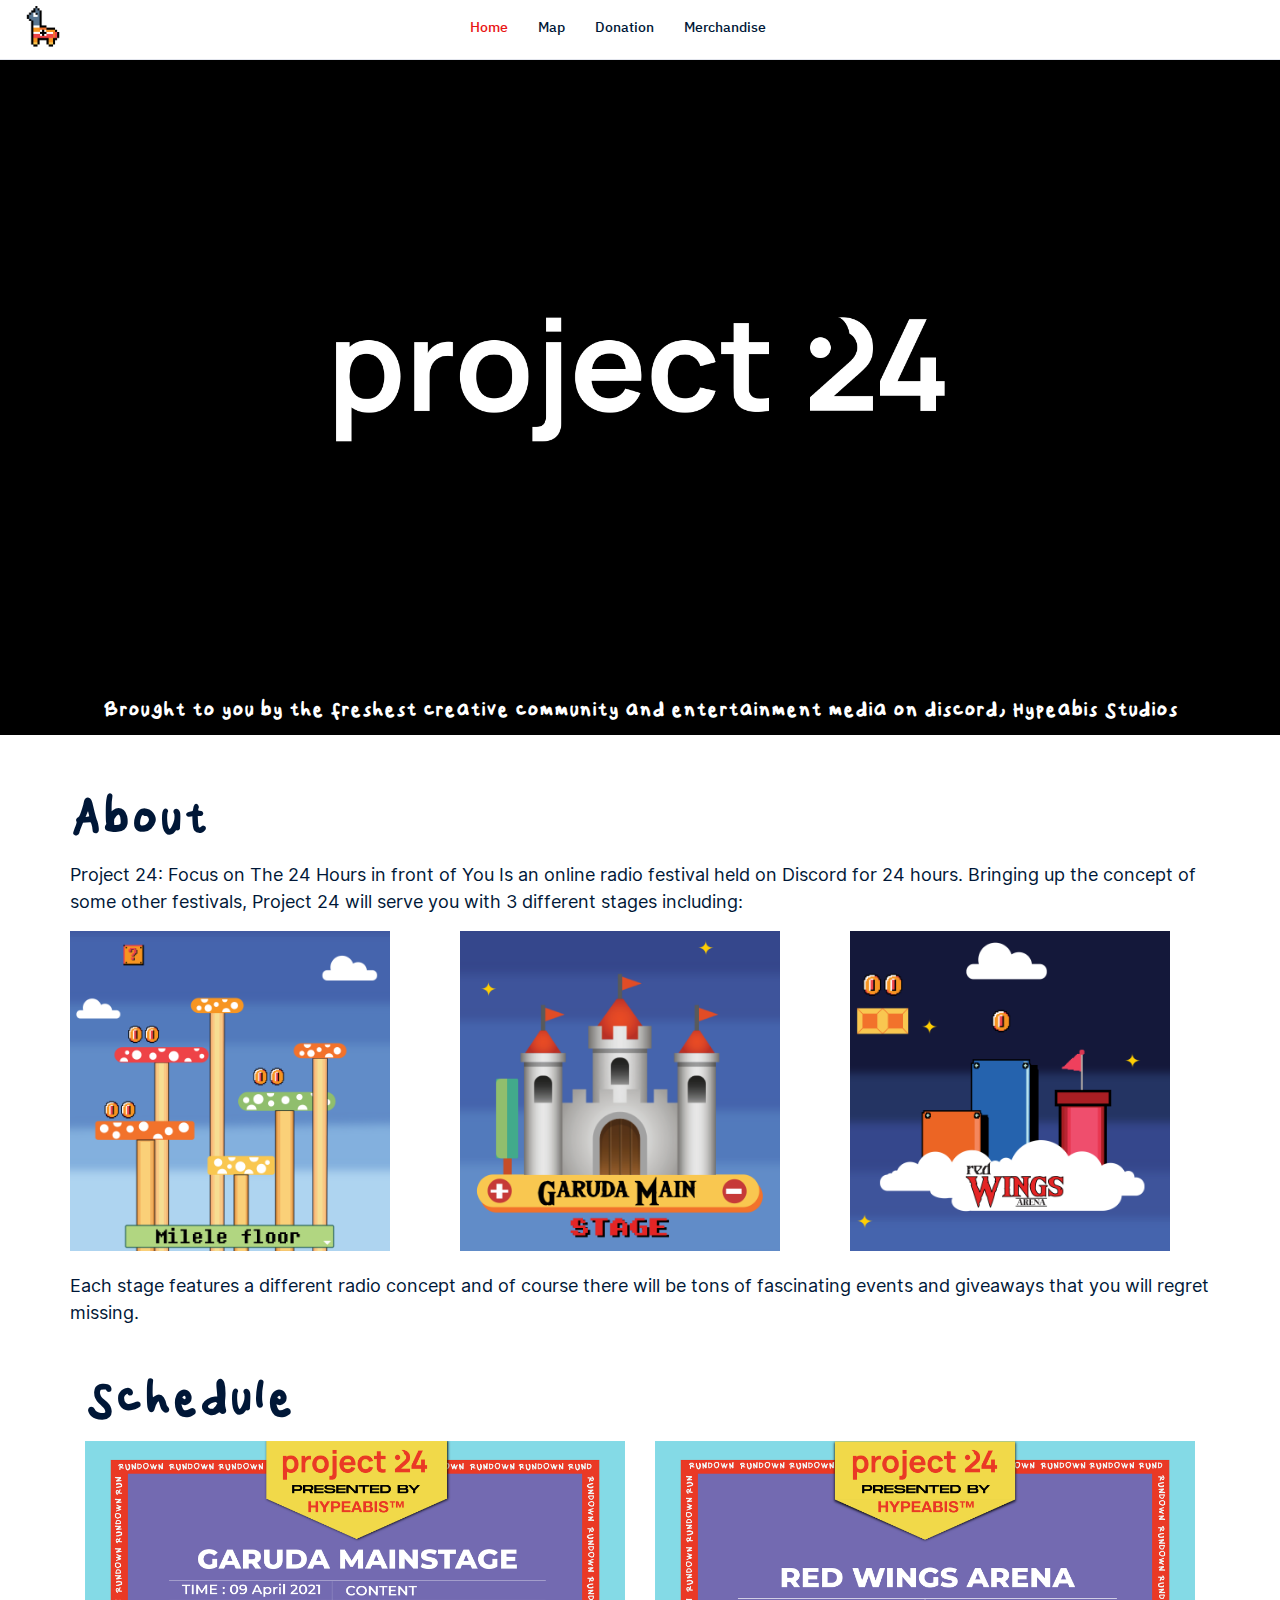
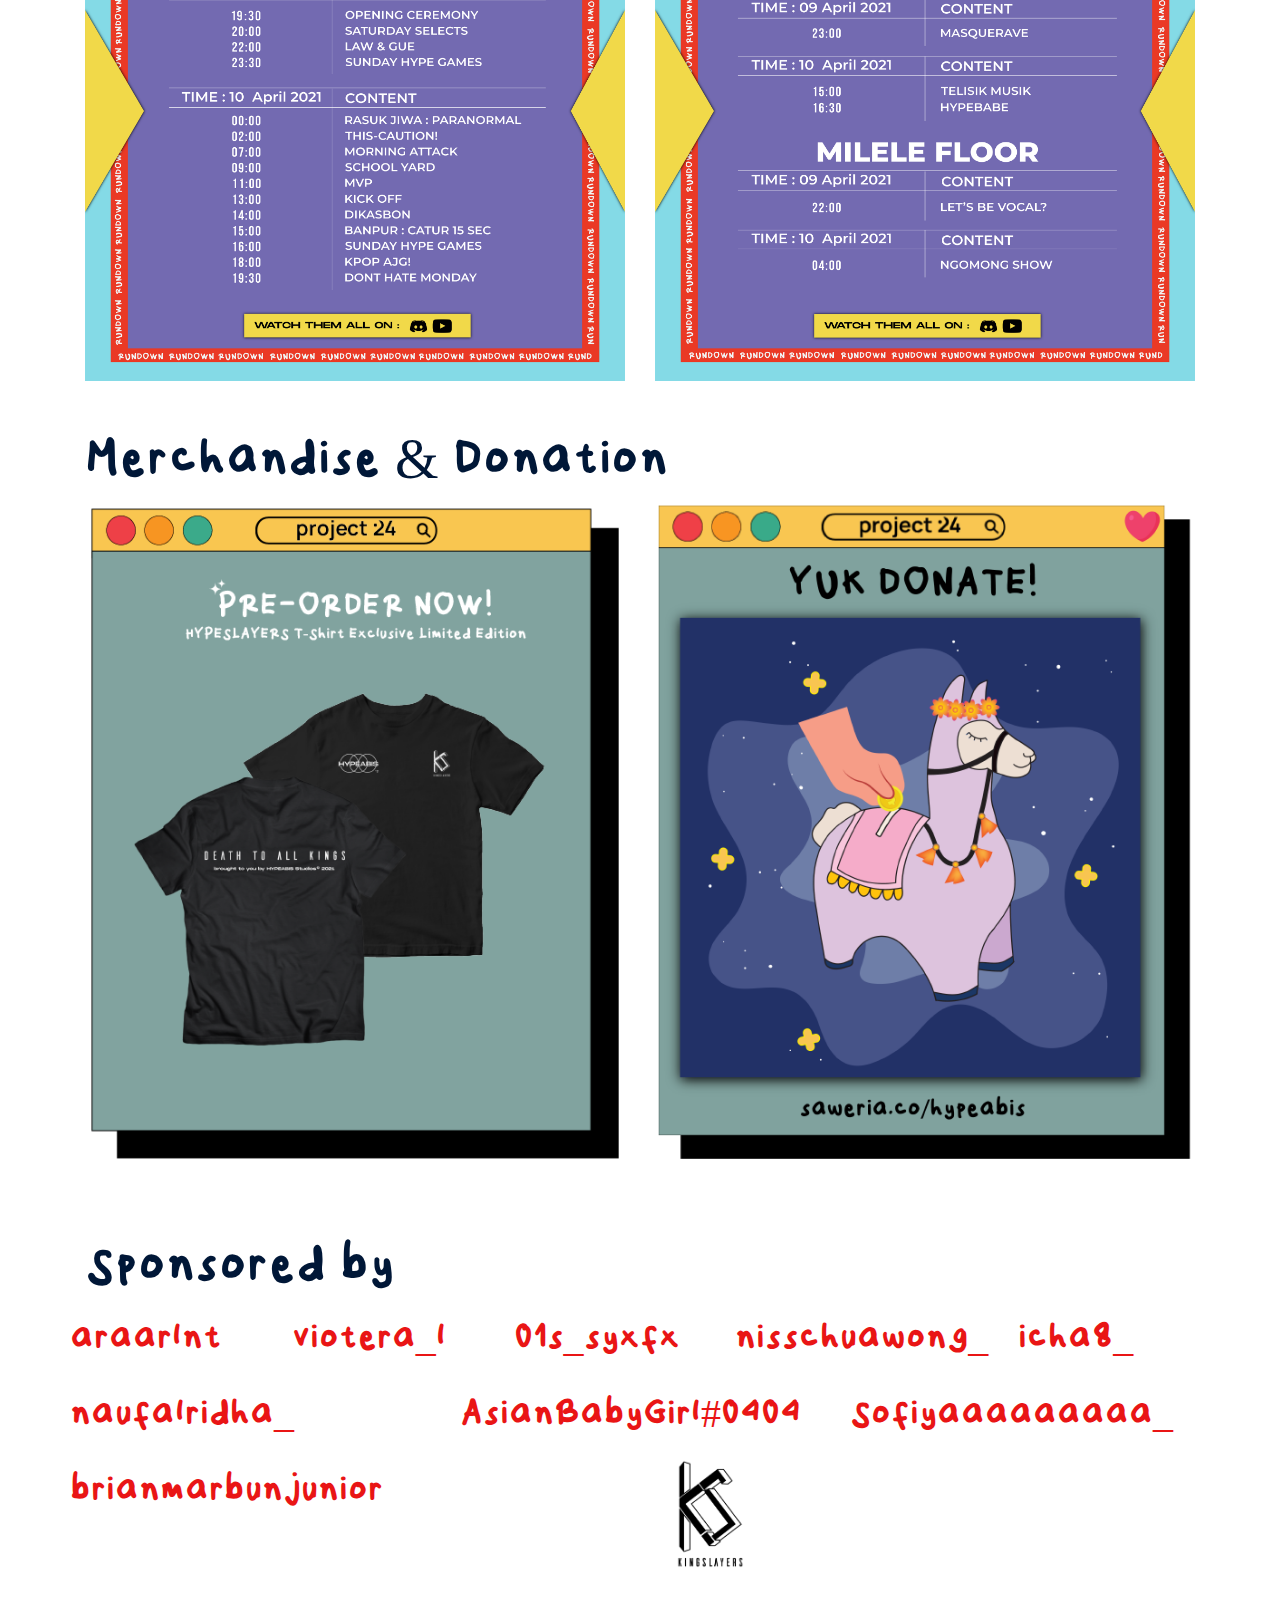
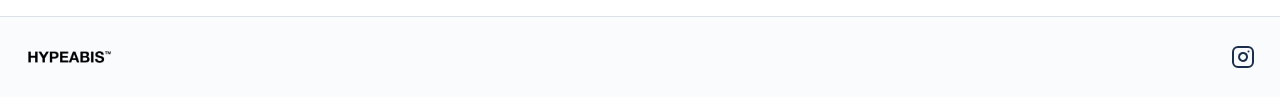
<file: index.html>
<!DOCTYPE html>
<html lang="en">
  <head>
    <!-- Required meta tags -->
    <meta charset="utf-8">
    <meta name="viewport" content="width=device-width, initial-scale=1, shrink-to-fit=no">
    <meta property="og:title" content="HYPEABIS | Project - 24" />
    <meta property="og:type" content="website" />
    <meta property="og:url" content="https://hypeabis.github.io" />
    <meta property="og:image" content="https://cdn.discordapp.com/attachments/745067592191836285/829665317495635978/icon.png" />
    <meta content="#FFFDD0" name="theme-color">
    <meta property="og:description" content="Project 24: Focus on The 24 Hours in front of You" />

  </head>
  <body>
    <script>
    // similar behavior as an HTTP redirect
    window.location.replace("website/project-24/dashboard.html");
    </script>
  </body>
</html>
</file>
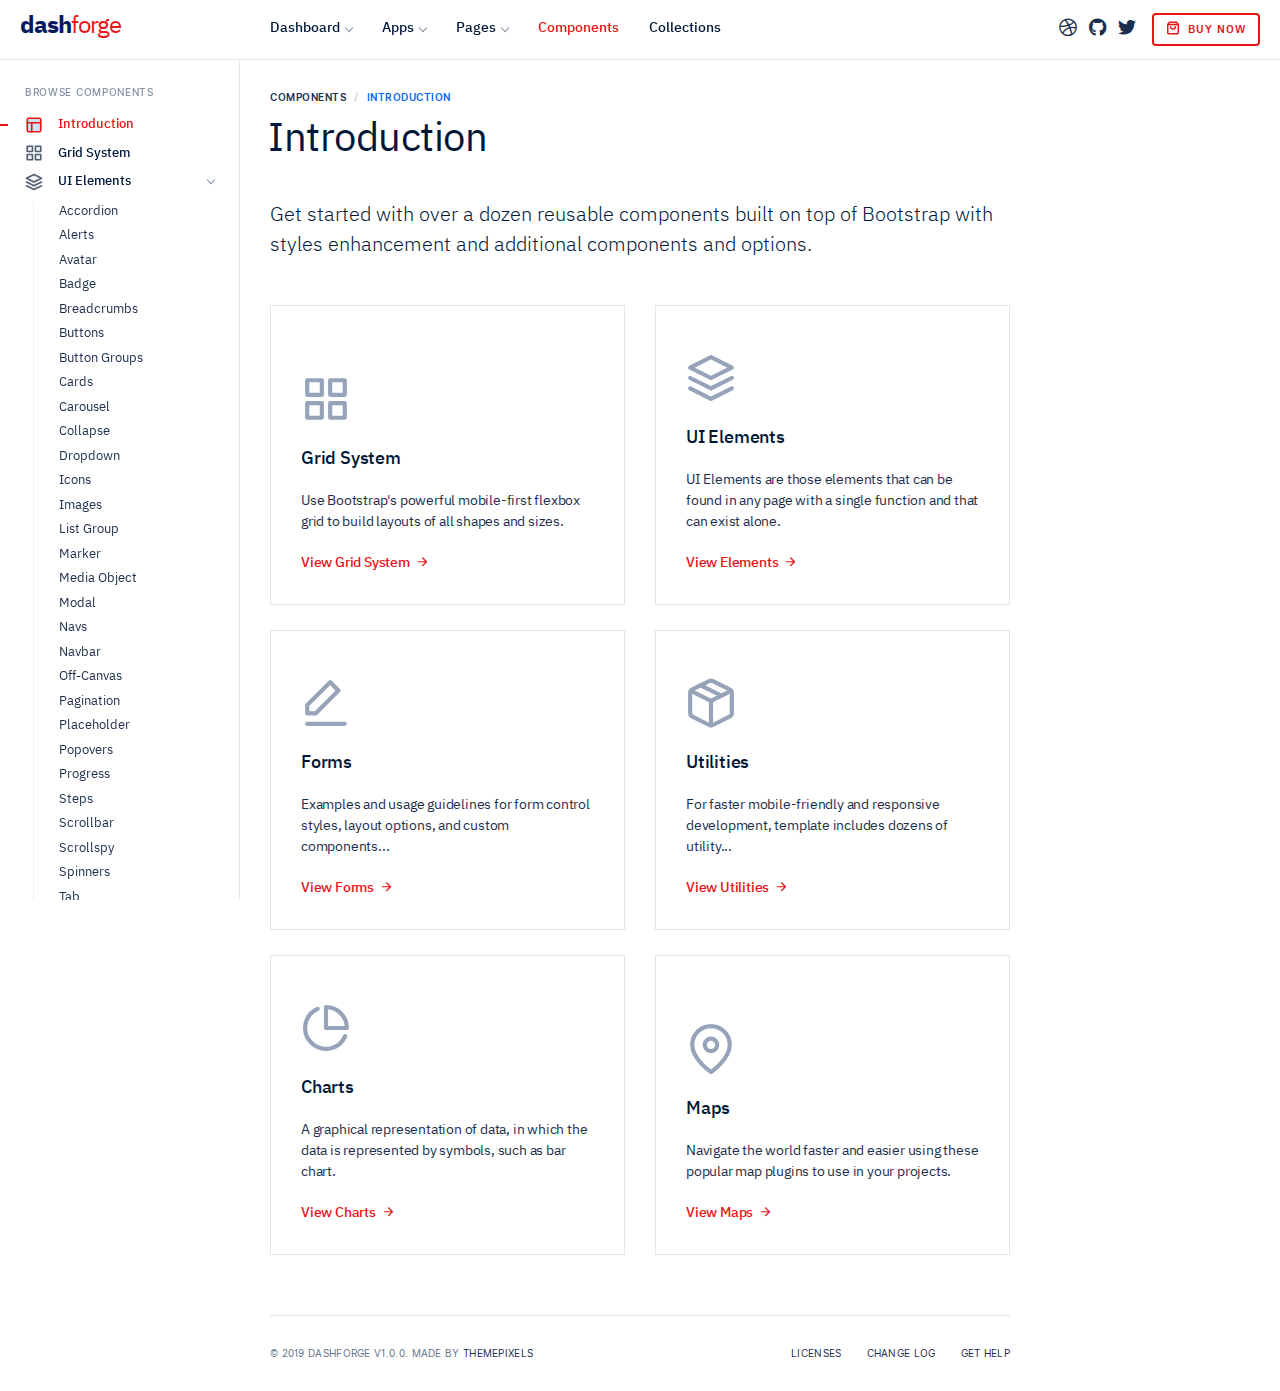
<file: components/index.html>
<!DOCTYPE html>
<html lang="en">
  <head>

    <!-- Required meta tags -->
    <meta charset="utf-8">
    <meta name="viewport" content="width=device-width, initial-scale=1, shrink-to-fit=no">

    <!-- Twitter -->
    <meta name="twitter:site" content="@themepixels">
    <meta name="twitter:creator" content="@themepixels">
    <meta name="twitter:card" content="summary_large_image">
    <meta name="twitter:title" content="DashForge">
    <meta name="twitter:description" content="Responsive Bootstrap 4 Dashboard Template">
    <meta name="twitter:image" content="http://themepixels.me/dashforge/img/dashforge-social.png">

    <!-- Facebook -->
    <meta property="og:url" content="http://themepixels.me/dashforge">
    <meta property="og:title" content="DashForge">
    <meta property="og:description" content="Responsive Bootstrap 4 Dashboard Template">

    <meta property="og:image" content="http://themepixels.me/dashforge/img/dashforge-social.png">
    <meta property="og:image:secure_url" content="http://themepixels.me/dashforge/img/dashforge-social.png">
    <meta property="og:image:type" content="image/png">
    <meta property="og:image:width" content="1200">
    <meta property="og:image:height" content="600">

    <!-- Meta -->
    <meta name="description" content="Responsive Bootstrap 4 Dashboard Template">
    <meta name="author" content="ThemePixels">

    <!-- Favicon -->
    <link rel="shortcut icon" type="image/x-icon" href="../assets/img/favicon.png">

    <title>DashForge Responsive Bootstrap 4 Dashboard Template</title>

    <!-- vendor css -->
    <link href="../lib/@fortawesome/fontawesome-free/css/all.min.css" rel="stylesheet">
    <link href="../lib/ionicons/css/ionicons.min.css" rel="stylesheet">

    <!-- DashForge CSS -->
    <link rel="stylesheet" href="../assets/css/dashforge.css">
		<link rel="stylesheet" href="../assets/css/dashforge.demo.css">

  </head>
  <body>

    <header class="navbar navbar-header navbar-header-fixed">
      <a href="" id="sidebarMenuOpen" class="burger-menu"><i data-feather="arrow-left"></i></a>
      <div class="navbar-brand">
        <a href="../index.html" class="df-logo">dash<span>forge</span></a>
      </div><!-- navbar-brand -->
      <div id="navbarMenu" class="navbar-menu-wrapper">
        <div class="navbar-menu-header">
          <a href="../index.html" class="df-logo">dash<span>forge</span></a>
          <a id="mainMenuClose" href=""><i data-feather="x"></i></a>
        </div><!-- navbar-menu-header -->
        <ul class="nav navbar-menu">
          <li class="nav-label pd-l-20 pd-lg-l-25 d-lg-none">Main Navigation</li>
          <li class="nav-item with-sub">
            <a href="" class="nav-link"><i data-feather="pie-chart"></i> Dashboard</a>
            <ul class="navbar-menu-sub">
              <li class="nav-sub-item"><a href="../template/classic/dashboard-one.html" class="nav-sub-link"><i data-feather="bar-chart-2"></i>Sales Monitoring</a></li>
              <li class="nav-sub-item"><a href="../template/classic/dashboard-two.html" class="nav-sub-link"><i data-feather="bar-chart-2"></i>Website Analytics</a></li>
              <li class="nav-sub-item"><a href="../template/classic/dashboard-three.html" class="nav-sub-link"><i data-feather="bar-chart-2"></i>Cryptocurrency</a></li>
              <li class="nav-sub-item"><a href="../template/classic/dashboard-four.html" class="nav-sub-link"><i data-feather="bar-chart-2"></i>Helpdesk Management</a></li>
            </ul>
          </li>
          <li class="nav-item with-sub">
            <a href="" class="nav-link"><i data-feather="package"></i> Apps</a>
            <ul class="navbar-menu-sub">
              <li class="nav-sub-item"><a href="../template/classic/app-calendar.html" class="nav-sub-link"><i data-feather="calendar"></i>Calendar</a></li>
              <li class="nav-sub-item"><a href="../template/classic/app-chat.html" class="nav-sub-link"><i data-feather="message-square"></i>Chat</a></li>
              <li class="nav-sub-item"><a href="../template/classic/app-contacts.html" class="nav-sub-link"><i data-feather="users"></i>Contacts</a></li>
              <li class="nav-sub-item"><a href="../template/classic/app-file-manager.html" class="nav-sub-link"><i data-feather="file-text"></i>File Manager</a></li>
              <li class="nav-sub-item"><a href="../template/classic/app-mail.html" class="nav-sub-link"><i data-feather="mail"></i>Mail</a></li>
            </ul>
          </li>
          <li class="nav-item with-sub">
            <a href="" class="nav-link"><i data-feather="layers"></i> Pages</a>
            <div class="navbar-menu-sub">
              <div class="d-lg-flex">
                <ul>
                  <li class="nav-label">Authentication</li>
                  <li class="nav-sub-item"><a href="../template/classic/page-signin.html" class="nav-sub-link"><i data-feather="log-in"></i> Sign In</a></li>
                  <li class="nav-sub-item"><a href="../template/classic/page-signup.html" class="nav-sub-link"><i data-feather="user-plus"></i> Sign Up</a></li>
                  <li class="nav-sub-item"><a href="../template/classic/page-verify.html" class="nav-sub-link"><i data-feather="user-check"></i> Verify Account</a></li>
                  <li class="nav-sub-item"><a href="../template/classic/page-forgot.html" class="nav-sub-link"><i data-feather="shield-off"></i> Forgot Password</a></li>
                  <li class="nav-label mg-t-20">User Pages</li>
                  <li class="nav-sub-item"><a href="../template/classic/page-profile-view.html" class="nav-sub-link"><i data-feather="user"></i> View Profile</a></li>
                  <li class="nav-sub-item"><a href="../template/classic/page-connections.html" class="nav-sub-link"><i data-feather="users"></i> Connections</a></li>
                  <li class="nav-sub-item"><a href="../template/classic/page-groups.html" class="nav-sub-link"><i data-feather="users"></i> Groups</a></li>
                  <li class="nav-sub-item"><a href="../template/classic/page-events.html" class="nav-sub-link"><i data-feather="calendar"></i> Events</a></li>
                </ul>
                <ul>
                  <li class="nav-label">Error Pages</li>
                  <li class="nav-sub-item"><a href="../template/classic/page-404.html" class="nav-sub-link"><i data-feather="file"></i> 404 Page Not Found</a></li>
                  <li class="nav-sub-item"><a href="../template/classic/page-500.html" class="nav-sub-link"><i data-feather="file"></i> 500 Internal Server</a></li>
                  <li class="nav-sub-item"><a href="../template/classic/page-503.html" class="nav-sub-link"><i data-feather="file"></i> 503 Service Unavailable</a></li>
                  <li class="nav-sub-item"><a href="../template/classic/page-505.html" class="nav-sub-link"><i data-feather="file"></i> 505 Forbidden</a></li>
                  <li class="nav-label mg-t-20">Other Pages</li>
                  <li class="nav-sub-item"><a href="../template/classic/page-timeline.html" class="nav-sub-link"><i data-feather="file-text"></i> Timeline</a></li>
                  <li class="nav-sub-item"><a href="../template/classic/page-pricing.html" class="nav-sub-link"><i data-feather="file-text"></i> Pricing</a></li>
                  <li class="nav-sub-item"><a href="../template/classic/page-help-center.html" class="nav-sub-link"><i data-feather="file-text"></i> Help Center</a></li>
                  <li class="nav-sub-item"><a href="../template/classic/page-invoice.html" class="nav-sub-link"><i data-feather="file-text"></i> Invoice</a></li>
                </ul>
              </div>
            </div><!-- nav-sub -->
          </li>
          <li class="nav-item active"><a href="index.html" class="nav-link"><i data-feather="box"></i> Components</a></li>
          <li class="nav-item"><a href="../collections/" class="nav-link"><i data-feather="archive"></i> Collections</a></li>
        </ul>
      </div><!-- nav-wrapper -->
      <div class="navbar-right">
        <a href="http://dribbble.com/themepixels" class="btn btn-social"><i class="fab fa-dribbble"></i></a>
        <a href="https://github.com/themepixels" class="btn btn-social"><i class="fab fa-github"></i></a>
        <a href="https://twitter.com/themepixels" class="btn btn-social"><i class="fab fa-twitter"></i></a>
        <a href="https://themeforest.net/item/azia-responsive-bootstrap-4-dashboard-template/22983790" class="btn btn-buy"><i data-feather="shopping-bag"></i> <span>Buy Now</span></a>
      </div><!-- az-header-right -->
    </header><!-- navbar -->

    <div id="sidebarMenu" class="sidebar sidebar-fixed sidebar-components">
      <div class="sidebar-header">
        <a href="" id="mainMenuOpen"><i data-feather="menu"></i></a>
        <h5>Components</h5>
        <a href="" id="sidebarMenuClose"><i data-feather="x"></i></a>
      </div><!-- sidebar-header -->
      <div class="sidebar-body">
        <ul class="sidebar-nav">
          <li class="nav-label mg-b-15">Browse Components</li>
          <li class="nav-item"><a href="index.html" class="nav-link active"><i data-feather="layout"></i> Introduction</a></li>
          <li class="nav-item"><a href="grid.html" class="nav-link"><i data-feather="grid"></i> Grid System</a></li>
          <li class="nav-item show">
            <a href="" class="nav-link with-sub"><i data-feather="layers"></i> UI Elements</a>
            <nav class="nav">
              <a href="el-accordion.html">Accordion</a>
              <a href="el-alerts.html">Alerts</a>
              <a href="el-avatar.html">Avatar</a>
              <a href="el-badge.html">Badge</a>
              <a href="el-breadcrumbs.html">Breadcrumbs</a>
              <a href="el-buttons.html">Buttons</a>
              <a href="el-button-groups.html">Button Groups</a>
              <a href="el-cards.html">Cards</a>
              <a href="el-carousel.html">Carousel</a>
              <a href="el-collapse.html">Collapse</a>
              <a href="el-dropdown.html">Dropdown</a>
              <a href="el-icons.html">Icons</a>
              <a href="el-images.html">Images</a>
              <a href="el-list-group.html">List Group</a>
              <a href="el-marker.html">Marker</a>
              <a href="el-media-object.html">Media Object</a>
              <a href="el-modal.html">Modal</a>
              <a href="el-navs.html">Navs</a>
              <a href="el-navbar.html">Navbar</a>
              <a href="el-off-canvas.html">Off-Canvas</a>
              <a href="el-pagination.html">Pagination</a>
              <a href="el-placeholder.html">Placeholder</a>
              <a href="el-popovers.html">Popovers</a>
							<a href="el-progress.html">Progress</a>
              <a href="el-steps.html">Steps</a>
              <a href="el-scrollbar.html">Scrollbar</a>
              <a href="el-scrollspy.html">Scrollspy</a>
              <a href="el-spinners.html">Spinners</a>
              <a href="el-tab.html">Tab</a>
              <a href="el-toast.html">Toast </a>
              <a href="el-tooltips.html">Tooltips</a>
              <a href="el-table-basic.html">Table Basic</a>
              <a href="el-table-advanced.html">Table Advanced</a>
            </nav>
          </li>
          <li class="nav-item show">
            <a href="" class="nav-link with-sub"><i data-feather="package"></i> Utilities</a>
            <nav class="nav">
              <a href="util-animation.html">Animation</a>
              <a href="util-background.html">Background</a>
              <a href="util-border.html">Border</a>
              <a href="util-display.html">Display</a>
              <a href="util-divider.html">Divider</a>
              <a href="util-flex.html">Flex</a>
              <a href="util-height.html">Height</a>
              <a href="util-margin.html">Margin</a>
              <a href="util-padding.html">Padding</a>
              <a href="util-position.html">Position</a>
              <a href="util-typography.html">Typography</a>
              <a href="util-width.html">Width</a>
              <a href="util-extras.html">Extras</a>
            </nav>
          </li>
          <li class="nav-item show">
            <a href="" class="nav-link with-sub"><i data-feather="inbox"></i> Forms</a>
            <nav class="nav">
              <a href="form-elements.html">Form Elements</a>
              <a href="form-input-group.html">Input Group</a>
              <a href="form-input-tags.html">Input Tags</a>
              <a href="form-input-masks.html">Input Masks</a>
              <a href="form-layouts.html">Form Layouts</a>
              <a href="form-validation.html">Form Validation</a>
              <a href="form-wizard.html">Form Wizard</a>
              <a href="form-text-editor.html">Text Editor</a>
              <a href="form-rangeslider.html">Range Slider</a>
              <a href="form-datepicker.html">Date Pickers</a>
              <a href="form-select2.html">Select2</a>
              <a href="form-search.html">Search</a>
            </nav>
          </li>
          <li class="nav-item show">
            <a href="" class="nav-link with-sub"><i data-feather="pie-chart"></i> Charts</a>
            <nav class="nav">
              <a href="chart-flot.html">Flot</a>
              <a href="chart-chartjs.html">ChartJS</a>
              <a href="chart-peity.html">Peity</a>
              <a href="chart-sparkline.html">Sparkline</a>
              <a href="chart-morris.html">Morris</a>
            </nav>
          </li>
          <li class="nav-item show">
            <a href="" class="nav-link with-sub"><i data-feather="map-pin"></i> Maps</a>
            <nav class="nav">
              <a href="map-google.html">Google Maps</a>
              <a href="map-leaflet.html">Leaflet Maps</a>
              <a href="map-vector.html">Vector Maps</a>
            </nav>
          </li>
        </ul>
      </div><!-- sidebar-body -->
    </div><!-- sidebar -->

    <div class="content content-components">
      <div class="container">
        <ol class="breadcrumb df-breadcrumbs mg-b-10">
          <li class="breadcrumb-item"><a href="#">Components</a></li>
          <li class="breadcrumb-item active" aria-current="page">Introduction</li>
        </ol>

        <h1 class="df-title">Introduction</h1>
        <p class="df-lead">Get started with over a dozen reusable components built on top of Bootstrap with styles enhancement and additional components and options.</p>

        <div class="row tx-14">
          <div class="col-sm-6">
            <div class="bg-white bd pd-20 pd-lg-30 ht-sm-300 d-flex flex-column justify-content-end">
              <div class="mg-b-25"><i data-feather="grid" class="wd-50 ht-50 tx-gray-500"></i></div>
              <h5 class="tx-inverse mg-b-20">Grid System</h5>
              <p class="mg-b-20">Use Bootstrap's powerful mobile-first flexbox grid to build layouts of all shapes and sizes.</p>
              <a href="grid.html" class="tx-medium">View Grid System <i class="icon ion-md-arrow-forward mg-l-5"></i></a>
            </div>
          </div><!-- col-6 -->
          <div class="col-sm-6 mg-t-20 mg-sm-t-0">
            <div class="bg-white bd pd-20 pd-lg-30 ht-sm-300 d-flex flex-column justify-content-end">
              <div class="mg-b-25"><i data-feather="layers" class="wd-50 ht-50 tx-gray-500"></i></div>
              <h5 class="tx-inverse mg-b-20">UI Elements</h5>
              <p class="mg-b-20">UI Elements are those elements that can be found in any page with a single function and that can exist alone.</p>
              <a href="el-accordion.html" class="tx-medium">View Elements <i class="icon ion-md-arrow-forward mg-l-5"></i></a>
            </div>
          </div><!-- col-6 -->
          <div class="col-sm-6 mg-t-20 mg-sm-t-25">
            <div class="bg-white bd pd-20 pd-lg-30 ht-sm-300 d-flex flex-column justify-content-end">
              <div class="mg-b-25"><i data-feather="edit-3" class="wd-50 ht-50 tx-gray-500"></i></div>
              <h5 class="tx-inverse mg-b-20">Forms</h5>
              <p class="mg-b-20">Examples and usage guidelines for form control styles, layout options, and custom components...</p>
              <a href="form-elements.html" class="tx-medium">View Forms <i class="icon ion-md-arrow-forward mg-l-5"></i></a>
            </div>
          </div><!-- col-6 -->
          <div class="col-sm-6 mg-t-20 mg-sm-t-25">
            <div class="bg-white bd pd-20 pd-lg-30 ht-sm-300 d-flex flex-column justify-content-end">
              <div class="mg-b-25"><i data-feather="package" class="wd-50 ht-50 tx-gray-500"></i></div>
              <h5 class="tx-inverse mg-b-20">Utilities</h5>
              <p class="mg-b-20">For faster mobile-friendly and responsive development, template includes dozens of utility...</p>
              <a href="util-animation.html" class="tx-medium">View Utilities <i class="icon ion-md-arrow-forward mg-l-5"></i></a>
            </div>
          </div><!-- col-6 -->
          <div class="col-sm-6 mg-t-20 mg-sm-t-25">
            <div class="bg-white bd pd-20 pd-lg-30 ht-sm-300 d-flex flex-column justify-content-end">
              <div class="mg-b-25"><i data-feather="pie-chart" class="wd-50 ht-50 tx-gray-500"></i></div>
              <h5 class="tx-inverse mg-b-20">Charts</h5>
              <p class="mg-b-20">A graphical representation of data, in which the data is represented by symbols, such as bar chart.</p>
              <a href="chart-flot.html" class="tx-medium">View Charts <i class="icon ion-md-arrow-forward mg-l-5"></i></a>
            </div>
          </div><!-- col-6 -->
          <div class="col-sm-6 mg-t-20 mg-sm-t-25">
            <div class="bg-white bd pd-20 pd-lg-30 ht-sm-300 d-flex flex-column justify-content-end">
              <div class="mg-b-25"><i data-feather="map-pin" class="wd-50 ht-50 tx-gray-500"></i></div>
              <h5 class="tx-inverse mg-b-20">Maps</h5>
              <p class="mg-b-20">Navigate the world faster and easier using these popular map plugins to use in your projects.</p>
              <a href="map-google.html" class="tx-medium">View Maps <i class="icon ion-md-arrow-forward mg-l-5"></i></a>
            </div>
          </div><!-- col-6 -->
        </div><!-- row -->

        <footer class="content-footer">
          <div>
            <span>&copy; 2019 DashForge v1.0.0. </span>
            <span>Made by <a href="http://themepixels.me">ThemePixels</a></span>
          </div>
          <div>
            <nav class="nav">
              <a href="https://themeforest.net/licenses/standard" class="nav-link">Licenses</a>
              <a href="../change-log.html" class="nav-link">Change Log</a>
              <a href="https://discordapp.com/invite/RYqkVuw" class="nav-link">Get Help</a>
            </nav>
          </div>
        </footer><!-- content-footer -->

      </div><!-- container -->
    </div><!-- content -->

    <script src="../lib/jquery/jquery.min.js"></script>
    <script src="../lib/bootstrap/js/bootstrap.bundle.min.js"></script>
    <script src="../lib/feather-icons/feather.min.js"></script>
    <script src="../lib/perfect-scrollbar/perfect-scrollbar.min.js"></script>

    <script src="../assets/js/dashforge.js"></script>
    <script>
      $(function(){
        'use strict'

      });
    </script>
  </body>
</html>
</file>
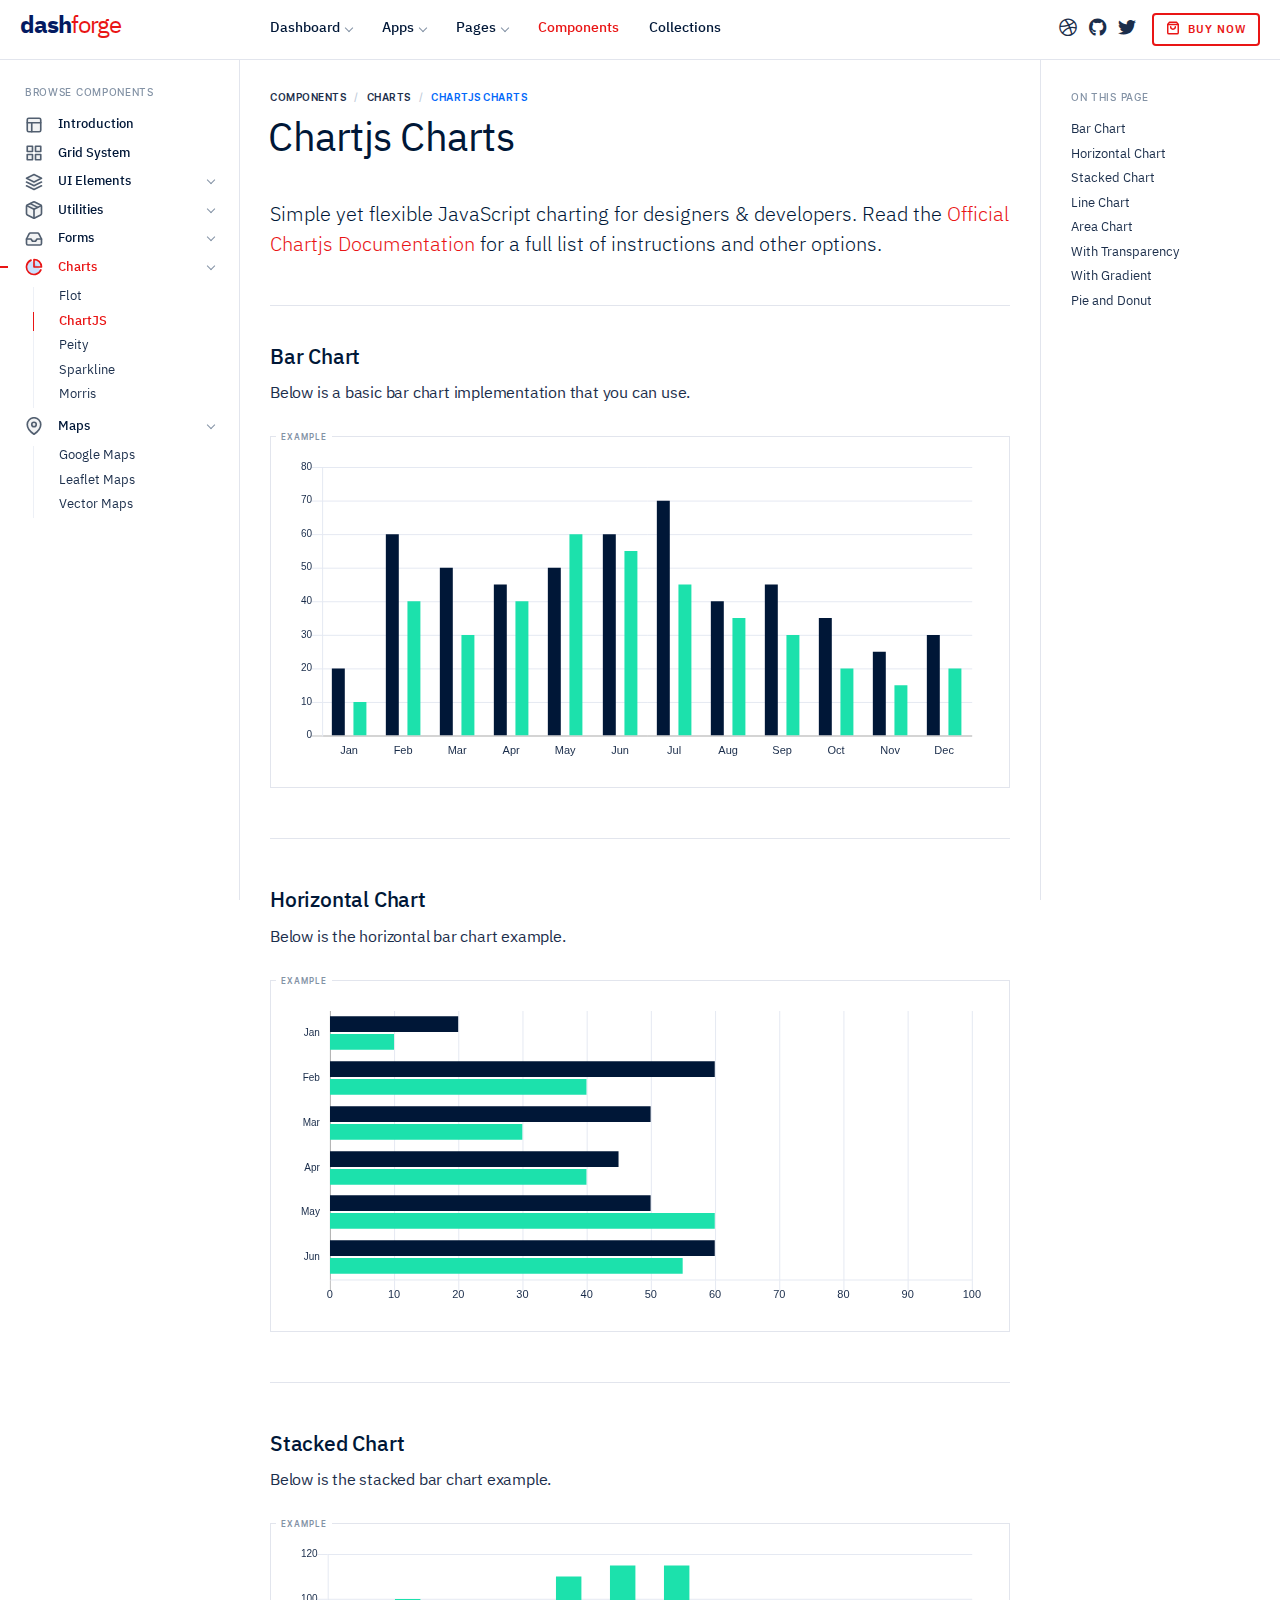
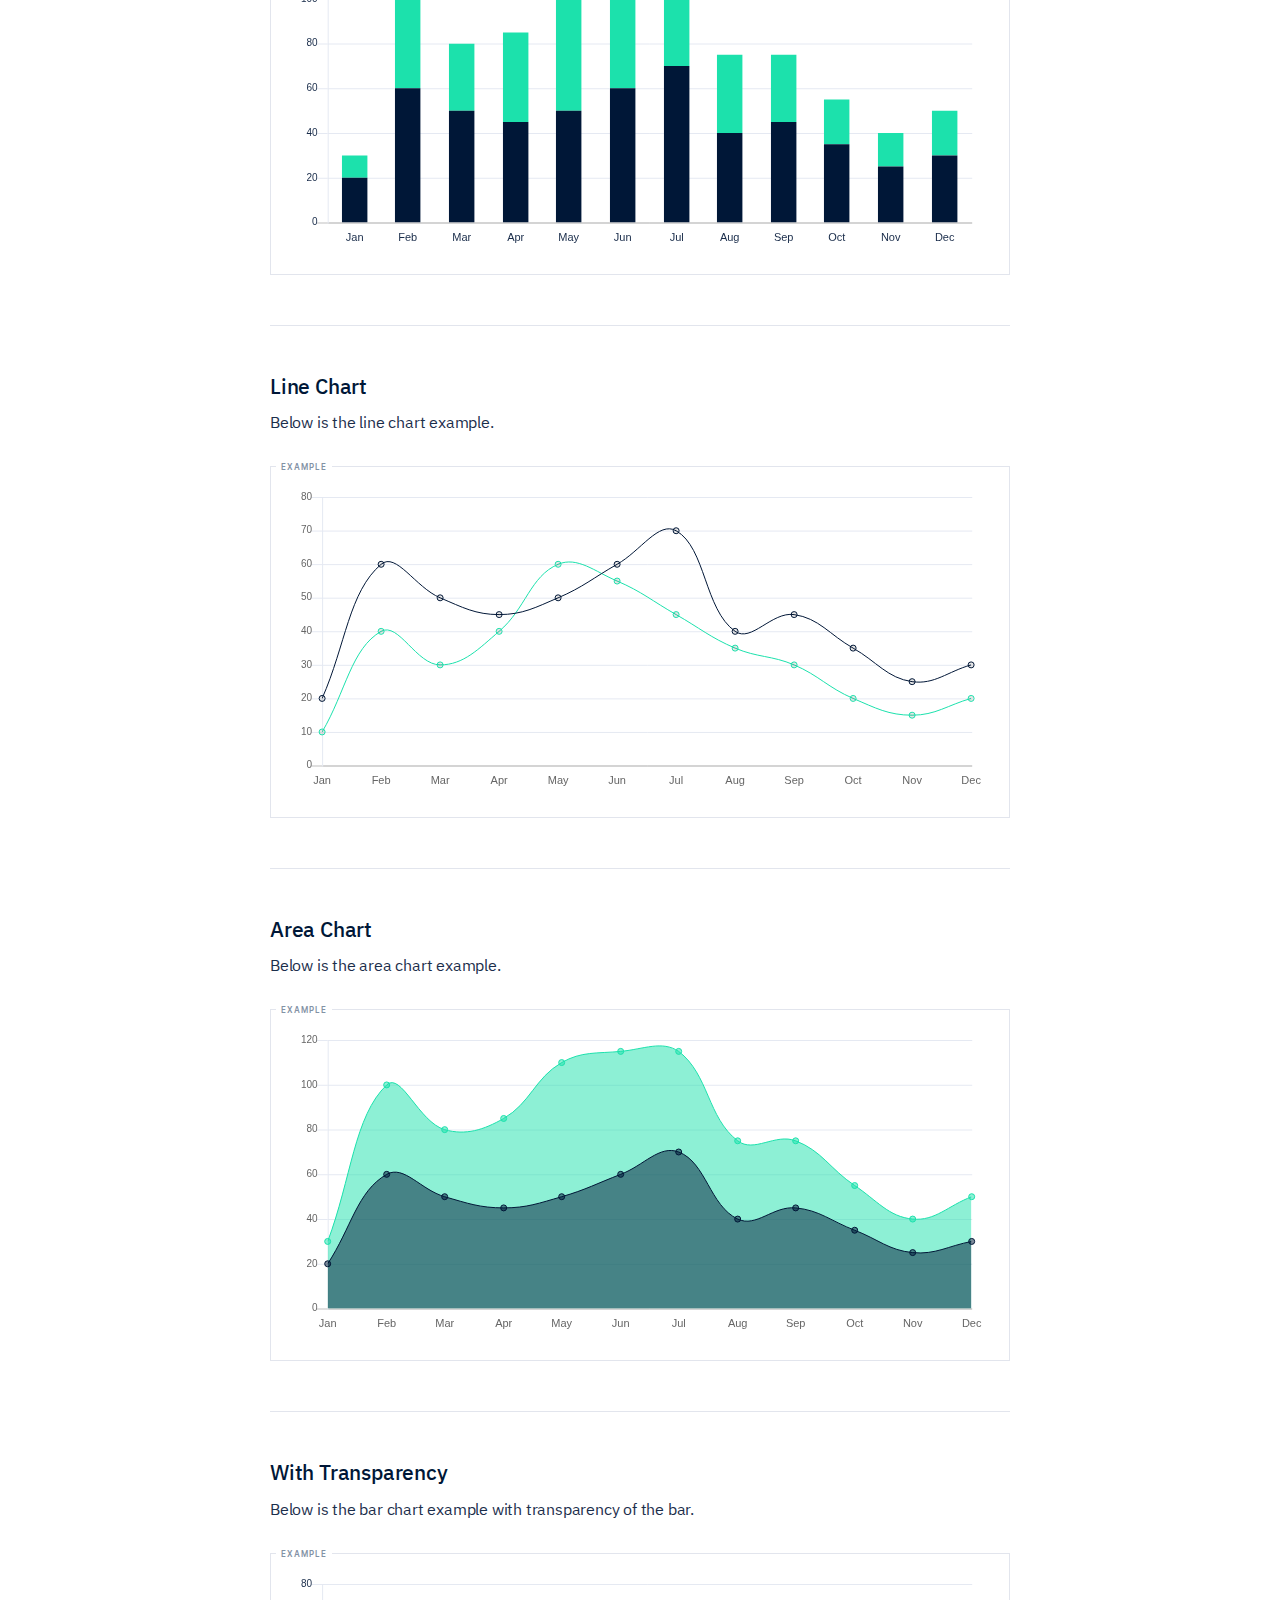
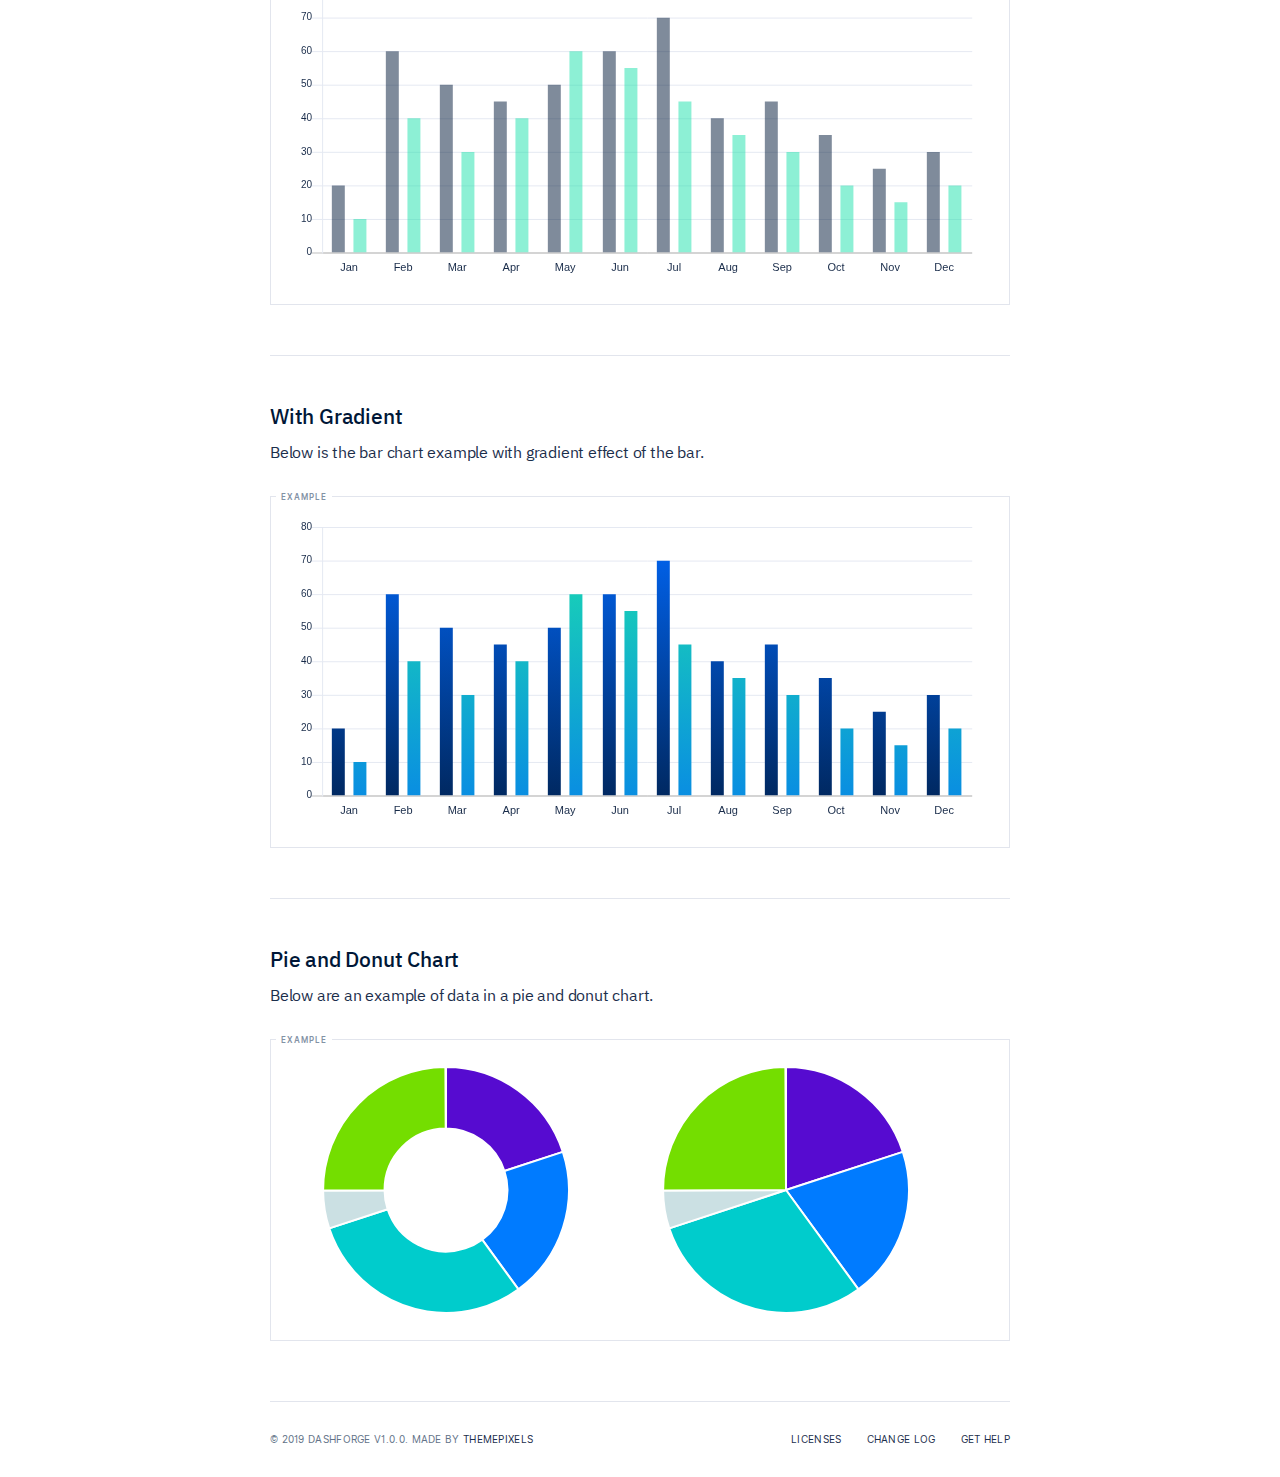
<file: components/chart-chartjs.html>
<!DOCTYPE html>
<html lang="en">
  <head>

    <!-- Required meta tags -->
    <meta charset="utf-8">
    <meta name="viewport" content="width=device-width, initial-scale=1, shrink-to-fit=no">

    <!-- Twitter -->
    <meta name="twitter:site" content="@themepixels">
    <meta name="twitter:creator" content="@themepixels">
    <meta name="twitter:card" content="summary_large_image">
    <meta name="twitter:title" content="DashForge">
    <meta name="twitter:description" content="Responsive Bootstrap 4 Dashboard Template">
    <meta name="twitter:image" content="http://themepixels.me/dashforge/img/dashforge-social.png">

    <!-- Facebook -->
    <meta property="og:url" content="http://themepixels.me/dashforge">
    <meta property="og:title" content="DashForge">
    <meta property="og:description" content="Responsive Bootstrap 4 Dashboard Template">

    <meta property="og:image" content="http://themepixels.me/dashforge/img/dashforge-social.png">
    <meta property="og:image:secure_url" content="http://themepixels.me/dashforge/img/dashforge-social.png">
    <meta property="og:image:type" content="image/png">
    <meta property="og:image:width" content="1200">
    <meta property="og:image:height" content="600">

    <!-- Meta -->
    <meta name="description" content="Responsive Bootstrap 4 Dashboard Template">
    <meta name="author" content="ThemePixels">

    <!-- Favicon -->
    <link rel="shortcut icon" type="image/x-icon" href="../assets/img/favicon.png">

    <title>DashForge Responsive Bootstrap 4 Dashboard Template</title>

    <!-- vendor css -->
    <link href="../lib/@fortawesome/fontawesome-free/css/all.min.css" rel="stylesheet">
    <link href="../lib/ionicons/css/ionicons.min.css" rel="stylesheet">
    <link href="../lib/typicons.font/typicons.css" rel="stylesheet">
    <link href="../lib/prismjs/themes/prism-vs.css" rel="stylesheet">

    <!-- DashForge CSS -->
    <link rel="stylesheet" href="../assets/css/dashforge.css">
		<link rel="stylesheet" href="../assets/css/dashforge.demo.css">

  </head>
  <body data-spy="scroll" data-target="#navSection" data-offset="120">

    <header class="navbar navbar-header navbar-header-fixed">
      <a href="" id="sidebarMenuOpen" class="burger-menu"><i data-feather="arrow-left"></i></a>
      <div class="navbar-brand">
        <a href="../index.html" class="df-logo">dash<span>forge</span></a>
      </div><!-- navbar-brand -->
      <div id="navbarMenu" class="navbar-menu-wrapper">
        <div class="navbar-menu-header">
          <a href="../index.html" class="df-logo">dash<span>forge</span></a>
          <a id="mainMenuClose" href=""><i data-feather="x"></i></a>
        </div><!-- navbar-menu-header -->
        <ul class="nav navbar-menu">
          <li class="nav-label pd-l-20 pd-lg-l-25 d-lg-none">Main Navigation</li>
          <li class="nav-item with-sub">
            <a href="" class="nav-link"><i data-feather="pie-chart"></i> Dashboard</a>
            <ul class="navbar-menu-sub">
              <li class="nav-sub-item"><a href="../template/classic/dashboard-one.html" class="nav-sub-link"><i data-feather="bar-chart-2"></i>Sales Monitoring</a></li>
              <li class="nav-sub-item"><a href="../template/classic/dashboard-two.html" class="nav-sub-link"><i data-feather="bar-chart-2"></i>Website Analytics</a></li>
              <li class="nav-sub-item"><a href="../template/classic/dashboard-three.html" class="nav-sub-link"><i data-feather="bar-chart-2"></i>Cryptocurrency</a></li>
              <li class="nav-sub-item"><a href="../template/classic/dashboard-four.html" class="nav-sub-link"><i data-feather="bar-chart-2"></i>Helpdesk Management</a></li>
            </ul>
          </li>
          <li class="nav-item with-sub">
            <a href="" class="nav-link"><i data-feather="package"></i> Apps</a>
            <ul class="navbar-menu-sub">
              <li class="nav-sub-item"><a href="../template/classic/app-calendar.html" class="nav-sub-link"><i data-feather="calendar"></i>Calendar</a></li>
              <li class="nav-sub-item"><a href="../template/classic/app-chat.html" class="nav-sub-link"><i data-feather="message-square"></i>Chat</a></li>
              <li class="nav-sub-item"><a href="../template/classic/app-contacts.html" class="nav-sub-link"><i data-feather="users"></i>Contacts</a></li>
              <li class="nav-sub-item"><a href="../template/classic/app-file-manager.html" class="nav-sub-link"><i data-feather="file-text"></i>File Manager</a></li>
              <li class="nav-sub-item"><a href="../template/classic/app-mail.html" class="nav-sub-link"><i data-feather="mail"></i>Mail</a></li>
            </ul>
          </li>
          <li class="nav-item with-sub">
            <a href="" class="nav-link"><i data-feather="layers"></i> Pages</a>
            <div class="navbar-menu-sub">
              <div class="d-lg-flex">
                <ul>
                  <li class="nav-label">Authentication</li>
                  <li class="nav-sub-item"><a href="../template/classic/page-signin.html" class="nav-sub-link"><i data-feather="log-in"></i> Sign In</a></li>
                  <li class="nav-sub-item"><a href="../template/classic/page-signup.html" class="nav-sub-link"><i data-feather="user-plus"></i> Sign Up</a></li>
                  <li class="nav-sub-item"><a href="../template/classic/page-verify.html" class="nav-sub-link"><i data-feather="user-check"></i> Verify Account</a></li>
                  <li class="nav-sub-item"><a href="../template/classic/page-forgot.html" class="nav-sub-link"><i data-feather="shield-off"></i> Forgot Password</a></li>
                  <li class="nav-label mg-t-20">User Pages</li>
                  <li class="nav-sub-item"><a href="../template/classic/page-profile-view.html" class="nav-sub-link"><i data-feather="user"></i> View Profile</a></li>
                  <li class="nav-sub-item"><a href="../template/classic/page-connections.html" class="nav-sub-link"><i data-feather="users"></i> Connections</a></li>
                  <li class="nav-sub-item"><a href="../template/classic/page-groups.html" class="nav-sub-link"><i data-feather="users"></i> Groups</a></li>
                  <li class="nav-sub-item"><a href="../template/classic/page-events.html" class="nav-sub-link"><i data-feather="calendar"></i> Events</a></li>
                </ul>
                <ul>
                  <li class="nav-label">Error Pages</li>
                  <li class="nav-sub-item"><a href="../template/classic/page-404.html" class="nav-sub-link"><i data-feather="file"></i> 404 Page Not Found</a></li>
                  <li class="nav-sub-item"><a href="../template/classic/page-500.html" class="nav-sub-link"><i data-feather="file"></i> 500 Internal Server</a></li>
                  <li class="nav-sub-item"><a href="../template/classic/page-503.html" class="nav-sub-link"><i data-feather="file"></i> 503 Service Unavailable</a></li>
                  <li class="nav-sub-item"><a href="../template/classic/page-505.html" class="nav-sub-link"><i data-feather="file"></i> 505 Forbidden</a></li>
                  <li class="nav-label mg-t-20">Other Pages</li>
                  <li class="nav-sub-item"><a href="../template/classic/page-timeline.html" class="nav-sub-link"><i data-feather="file-text"></i> Timeline</a></li>
                  <li class="nav-sub-item"><a href="../template/classic/page-pricing.html" class="nav-sub-link"><i data-feather="file-text"></i> Pricing</a></li>
                  <li class="nav-sub-item"><a href="../template/classic/page-help-center.html" class="nav-sub-link"><i data-feather="file-text"></i> Help Center</a></li>
                  <li class="nav-sub-item"><a href="../template/classic/page-invoice.html" class="nav-sub-link"><i data-feather="file-text"></i> Invoice</a></li>
                </ul>
              </div>
            </div><!-- nav-sub -->
          </li>
          <li class="nav-item active"><a href="index.html" class="nav-link"><i data-feather="box"></i> Components</a></li>
          <li class="nav-item"><a href="../collections/" class="nav-link"><i data-feather="archive"></i> Collections</a></li>
        </ul>
      </div><!-- navbar-menu-wrapper -->
      <div class="navbar-right">
        <a href="http://dribbble.com/themepixels" class="btn btn-social"><i class="fab fa-dribbble"></i></a>
        <a href="https://github.com/themepixels" class="btn btn-social"><i class="fab fa-github"></i></a>
        <a href="https://twitter.com/themepixels" class="btn btn-social"><i class="fab fa-twitter"></i></a>
        <a href="https://themeforest.net/item/azia-responsive-bootstrap-4-dashboard-template/22983790" class="btn btn-buy"><i data-feather="shopping-bag"></i> <span>Buy Now</span></a>
      </div><!-- navbar-right -->
    </header><!-- navbar -->

    <div id="sidebarMenu" class="sidebar sidebar-fixed sidebar-components">
      <div class="sidebar-header">
        <a href="" id="mainMenuOpen"><i data-feather="menu"></i></a>
        <h5>Components</h5>
        <a href="" id="sidebarMenuClose"><i data-feather="x"></i></a>
      </div><!-- sidebar-header -->
      <div class="sidebar-body">
        <ul class="sidebar-nav">
          <li class="nav-label mg-b-15">Browse Components</li>
          <li class="nav-item"><a href="index.html" class="nav-link"><i data-feather="layout"></i> Introduction</a></li>
          <li class="nav-item"><a href="grid.html" class="nav-link"><i data-feather="grid"></i> Grid System</a></li>
          <li class="nav-item">
            <a href="" class="nav-link with-sub"><i data-feather="layers"></i> UI Elements</a>
            <nav class="nav">
              <a href="el-accordion.html">Accordion</a>
              <a href="el-alerts.html">Alerts</a>
              <a href="el-avatar.html">Avatar</a>
              <a href="el-badge.html">Badge</a>
              <a href="el-breadcrumbs.html">Breadcrumbs</a>
              <a href="el-buttons.html">Buttons</a>
              <a href="el-button-groups.html">Button Groups</a>
              <a href="el-cards.html">Cards</a>
              <a href="el-carousel.html">Carousel</a>
              <a href="el-collapse.html">Collapse</a>
              <a href="el-dropdown.html">Dropdown</a>
              <a href="el-icons.html">Icons</a>
              <a href="el-images.html">Images</a>
              <a href="el-list-group.html">List Group</a>
              <a href="el-marker.html">Marker</a>
              <a href="el-media-object.html">Media Object</a>
              <a href="el-modal.html">Modal</a>
              <a href="el-navs.html">Navs</a>
              <a href="el-navbar.html">Navbar</a>
              <a href="el-off-canvas.html">Off-Canvas</a>
              <a href="el-pagination.html">Pagination</a>
              <a href="el-placeholder.html">Placeholder</a>
              <a href="el-popovers.html">Popovers</a>
							<a href="el-progress.html">Progress</a>
              <a href="el-steps.html">Steps</a>
              <a href="el-scrollbar.html">Scrollbar</a>
              <a href="el-scrollspy.html">Scrollspy</a>
              <a href="el-spinners.html">Spinners</a>
              <a href="el-tab.html">Tab</a>
              <a href="el-toast.html">Toast </a>
              <a href="el-tooltips.html">Tooltips</a>
              <a href="el-table-basic.html">Table Basic</a>
              <a href="el-table-advanced.html">Table Advanced</a>
            </nav>
          </li>
          <li class="nav-item">
            <a href="" class="nav-link with-sub"><i data-feather="package"></i> Utilities</a>
            <nav class="nav">
              <a href="util-animation.html">Animation</a>
              <a href="util-background.html">Background</a>
              <a href="util-border.html">Border</a>
              <a href="util-display.html">Display</a>
              <a href="util-divider.html">Divider</a>
              <a href="util-flex.html">Flex</a>
              <a href="util-height.html">Height</a>
              <a href="util-margin.html">Margin</a>
              <a href="util-padding.html">Padding</a>
              <a href="util-position.html">Position</a>
              <a href="util-typography.html">Typography</a>
              <a href="util-width.html">Width</a>
              <a href="util-extras.html">Extras</a>
            </nav>
          </li>
          <li class="nav-item">
            <a href="" class="nav-link with-sub"><i data-feather="inbox"></i> Forms</a>
            <nav class="nav">
              <a href="form-elements.html">Form Elements</a>
              <a href="form-input-group.html">Input Group</a>
              <a href="form-input-tags.html">Input Tags</a>
              <a href="form-input-masks.html">Input Masks</a>
              <a href="form-layouts.html">Form Layouts</a>
              <a href="form-validation.html">Form Validation</a>
              <a href="form-wizard.html">Form Wizard</a>
              <a href="form-text-editor.html">Text Editor</a>
              <a href="form-rangeslider.html">Range Slider</a>
              <a href="form-datepicker.html">Date Pickers</a>
              <a href="form-select2.html">Select2</a>
              <a href="form-search.html">Search</a>
            </nav>
          </li>
          <li class="nav-item show">
            <a href="" class="nav-link with-sub active"><i data-feather="pie-chart"></i> Charts</a>
            <nav class="nav">
              <a href="chart-flot.html">Flot</a>
              <a href="chart-chartjs.html" class="active">ChartJS</a>
              <a href="chart-peity.html">Peity</a>
              <a href="chart-sparkline.html">Sparkline</a>
              <a href="chart-morris.html">Morris</a>
            </nav>
          </li>
          <li class="nav-item show">
            <a href="" class="nav-link with-sub"><i data-feather="map-pin"></i> Maps</a>
            <nav class="nav">
              <a href="map-google.html">Google Maps</a>
              <a href="map-leaflet.html">Leaflet Maps</a>
              <a href="map-vector.html">Vector Maps</a>
            </nav>
          </li>
        </ul>
      </div><!-- sidebar-body -->
    </div><!-- sidebar -->

    <div class="section-nav">
      <label class="nav-label">On This Page</label>
      <nav id="navSection" class="nav flex-column">
        <a href="#section1" class="nav-link">Bar Chart</a>
        <a href="#section2" class="nav-link">Horizontal Chart</a>
        <a href="#section3" class="nav-link">Stacked Chart</a>
        <a href="#section4" class="nav-link">Line Chart</a>
        <a href="#section5" class="nav-link">Area Chart</a>
        <a href="#section6" class="nav-link">With Transparency</a>
        <a href="#section7" class="nav-link">With Gradient</a>
        <a href="#section8" class="nav-link">Pie and Donut</a>
      </nav>
    </div><!-- df-section-nav -->

    <div class="content content-components">
      <div class="container">
        <ol class="breadcrumb df-breadcrumbs mg-b-10">
          <li class="breadcrumb-item"><a href="#">Components</a></li>
          <li class="breadcrumb-item"><a href="#">Charts</a></li>
          <li class="breadcrumb-item active" aria-current="page">Chartjs Charts</li>
        </ol>

        <h1 class="df-title">Chartjs Charts</h1>
        <p class="df-lead">Simple yet flexible JavaScript charting for designers & developers. Read the <a href="https://www.chartjs.org/docs/latest/" target="_blank">Official Chartjs Documentation</a> for a full list of instructions and other options.</p>

        <hr class="mg-y-40">

        <h4 id="section1" class="mg-b-10">Bar Chart</h4>
        <p class="mg-b-30">Below is a basic bar chart implementation that you can use.</p>

        <div data-label="Example" class="df-example">
          <div class="ht-250 ht-lg-300"><canvas id="chartBar1"></canvas></div>
        </div><!-- df-example -->

        <hr class="mg-y-50 mg-b-40">

        <h4 id="section2" class="mg-b-10">Horizontal Chart</h4>
        <p class="mg-b-30">Below is the horizontal bar chart example.</p>

        <div data-label="Example" class="df-example">
          <div class="ht-250 ht-lg-300"><canvas id="chartBar2"></canvas></div>
        </div><!-- df-example -->

        <hr class="mg-y-50 mg-b-40">

        <h4 id="section3" class="mg-b-10">Stacked Chart</h4>
        <p class="mg-b-30">Below is the stacked bar chart example.</p>

        <div data-label="Example" class="df-example">
          <div class="ht-250 ht-lg-300"><canvas id="chartBar3"></canvas></div>
        </div><!-- df-example -->

        <hr class="mg-y-50 mg-b-40">

        <h4 id="section4" class="mg-b-10">Line Chart</h4>
        <p class="mg-b-30">Below is the line chart example.</p>

        <div data-label="Example" class="df-example">
          <div class="ht-250 ht-lg-300"><canvas id="chartLine1"></canvas></div>
        </div><!-- df-example -->

        <hr class="mg-y-50 mg-b-40">

        <h4 id="section5" class="mg-b-10">Area Chart</h4>
        <p class="mg-b-30">Below is the area chart example.</p>

        <div data-label="Example" class="df-example">
          <div class="ht-250 ht-lg-300"><canvas id="chartArea1"></canvas></div>
        </div><!-- df-example -->

        <hr class="mg-y-50 mg-b-40">

        <h4 id="section6" class="mg-b-10">With Transparency</h4>
        <p class="mg-b-30">Below is the bar chart example with transparency of the bar.</p>

        <div data-label="Example" class="df-example">
          <div class="ht-250 ht-lg-300"><canvas id="chartBar4"></canvas></div>
        </div><!-- df-example -->

        <hr class="mg-y-50 mg-b-40">

        <h4 id="section7" class="mg-b-10">With Gradient</h4>
        <p class="mg-b-30">Below is the bar chart example with gradient effect of the bar.</p>

        <div data-label="Example" class="df-example">
          <div class="ht-250 ht-lg-300"><canvas id="chartBar5"></canvas></div>
        </div><!-- df-example -->

        <hr class="mg-y-50 mg-b-40">

        <h4 id="section8" class="mg-b-10">Pie and Donut Chart</h4>
        <p class="mg-b-30">Below are an example of data in a pie and donut chart.</p>

        <div data-label="Example" class="df-example">
          <div class="d-md-flex">
            <div class="ht-250 mg-b-20 mg-md-b-0 mg-md-r-30 mg-xl-r-40"><canvas id="chartPie"></canvas></div>
            <div class="ht-250"><canvas id="chartDonut"></canvas></div>
          </div>
        </div><!-- df-example -->

        <footer class="content-footer">
          <div>
            <span>&copy; 2019 DashForge v1.0.0. </span>
            <span>Made by <a href="http://themepixels.me">ThemePixels</a></span>
          </div>
          <div>
            <nav class="nav">
              <a href="https://themeforest.net/licenses/standard" class="nav-link">Licenses</a>
              <a href="../change-log.html" class="nav-link">Change Log</a>
              <a href="https://discordapp.com/invite/RYqkVuw" class="nav-link">Get Help</a>
            </nav>
          </div>
        </footer><!-- content-footer -->

      </div><!-- container -->
    </div><!-- content -->

    <script src="../lib/jquery/jquery.min.js"></script>
    <script src="../lib/bootstrap/js/bootstrap.bundle.min.js"></script>
    <script src="../lib/feather-icons/feather.min.js"></script>
    <script src="../lib/perfect-scrollbar/perfect-scrollbar.min.js"></script>
    <script src="../lib/chart.js/Chart.bundle.min.js"></script>

    <script src="../assets/js/dashforge.js"></script>
    <script src="../assets/js/chart.chartjs.js"></script>
  </body>
</html>
</file>
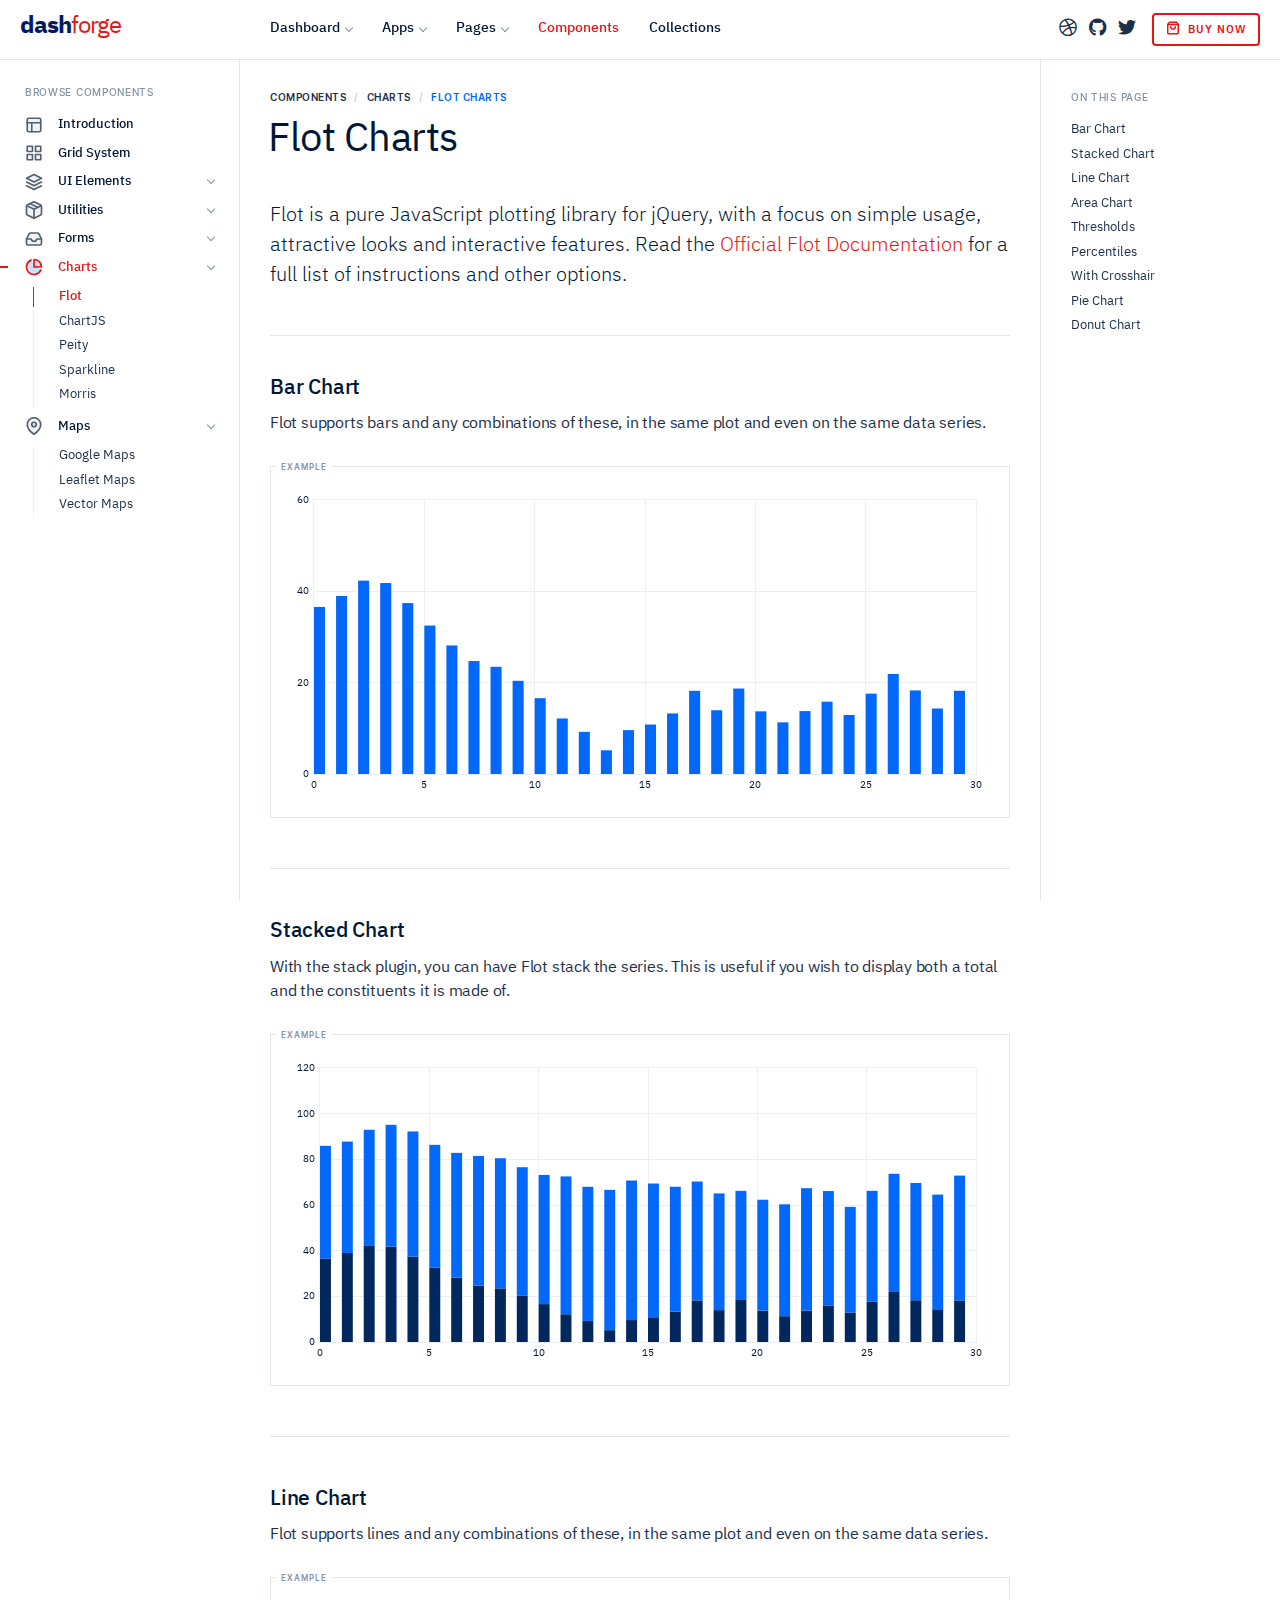
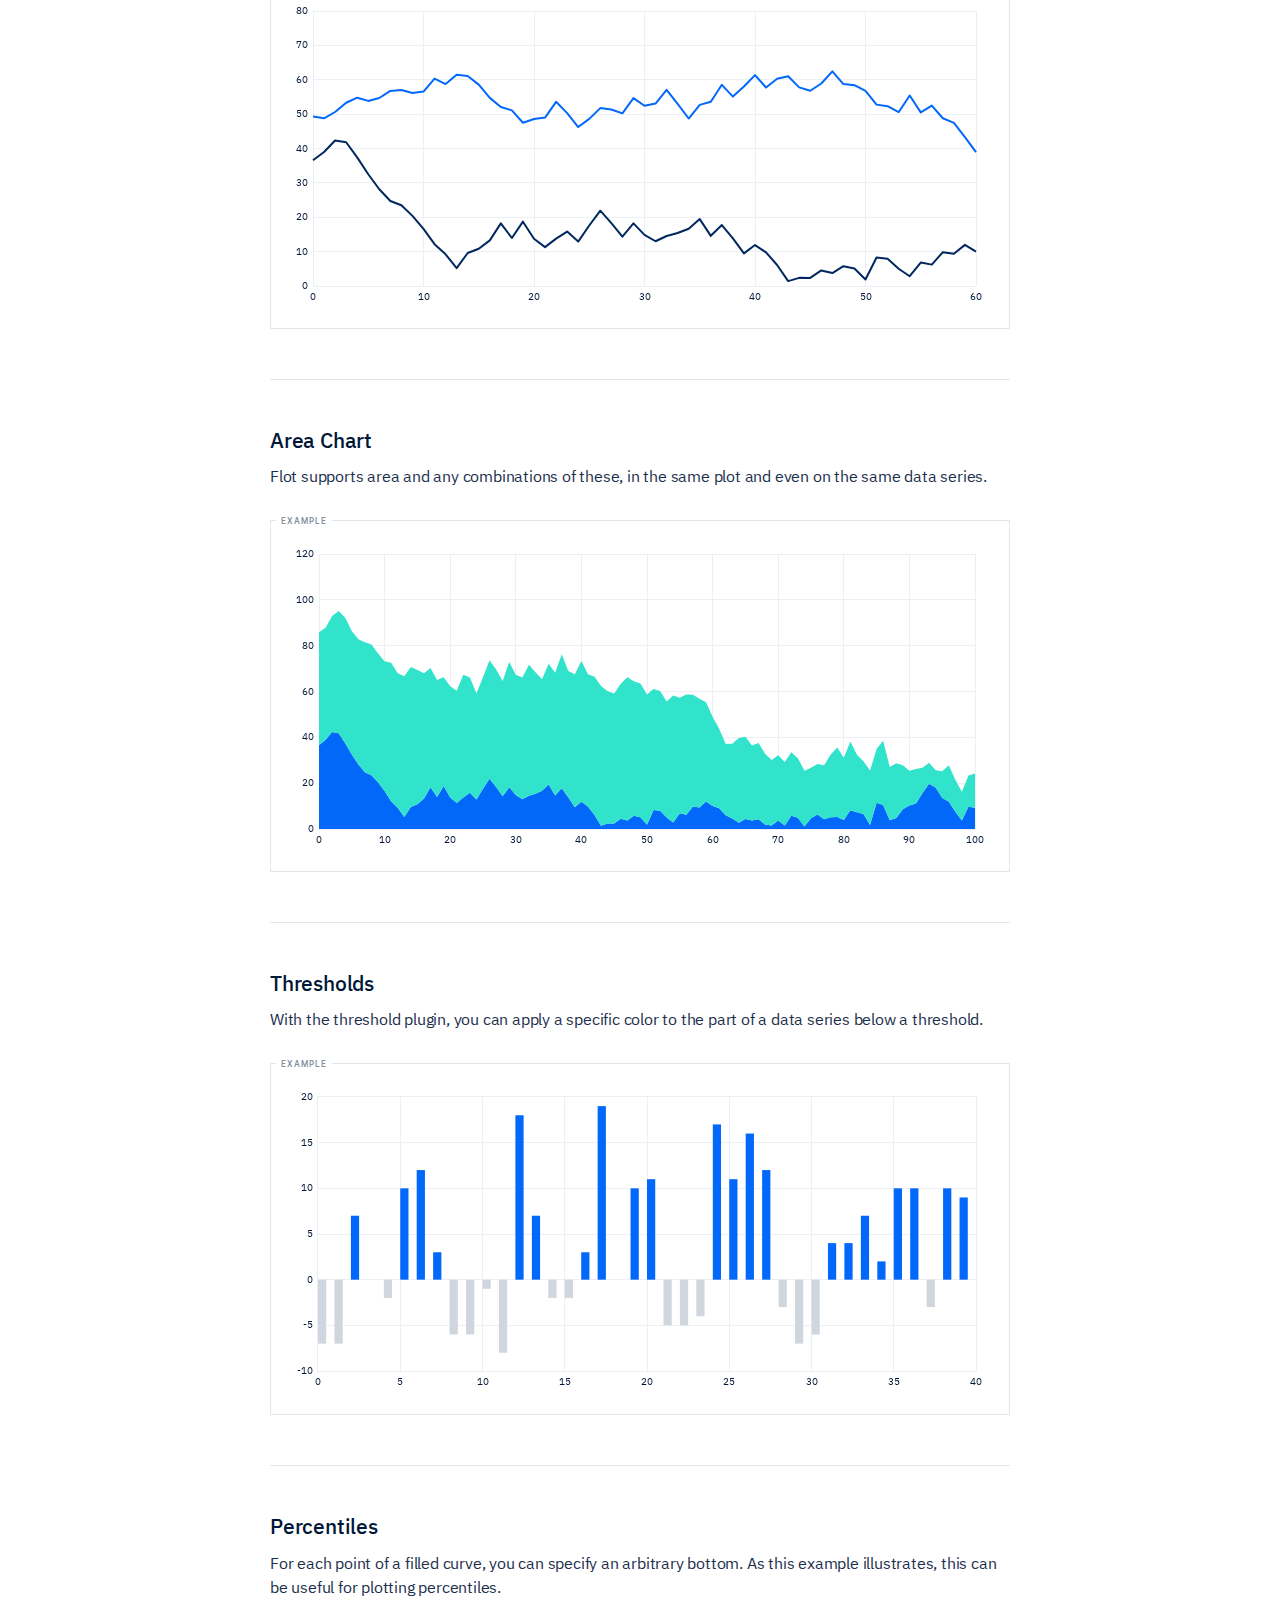
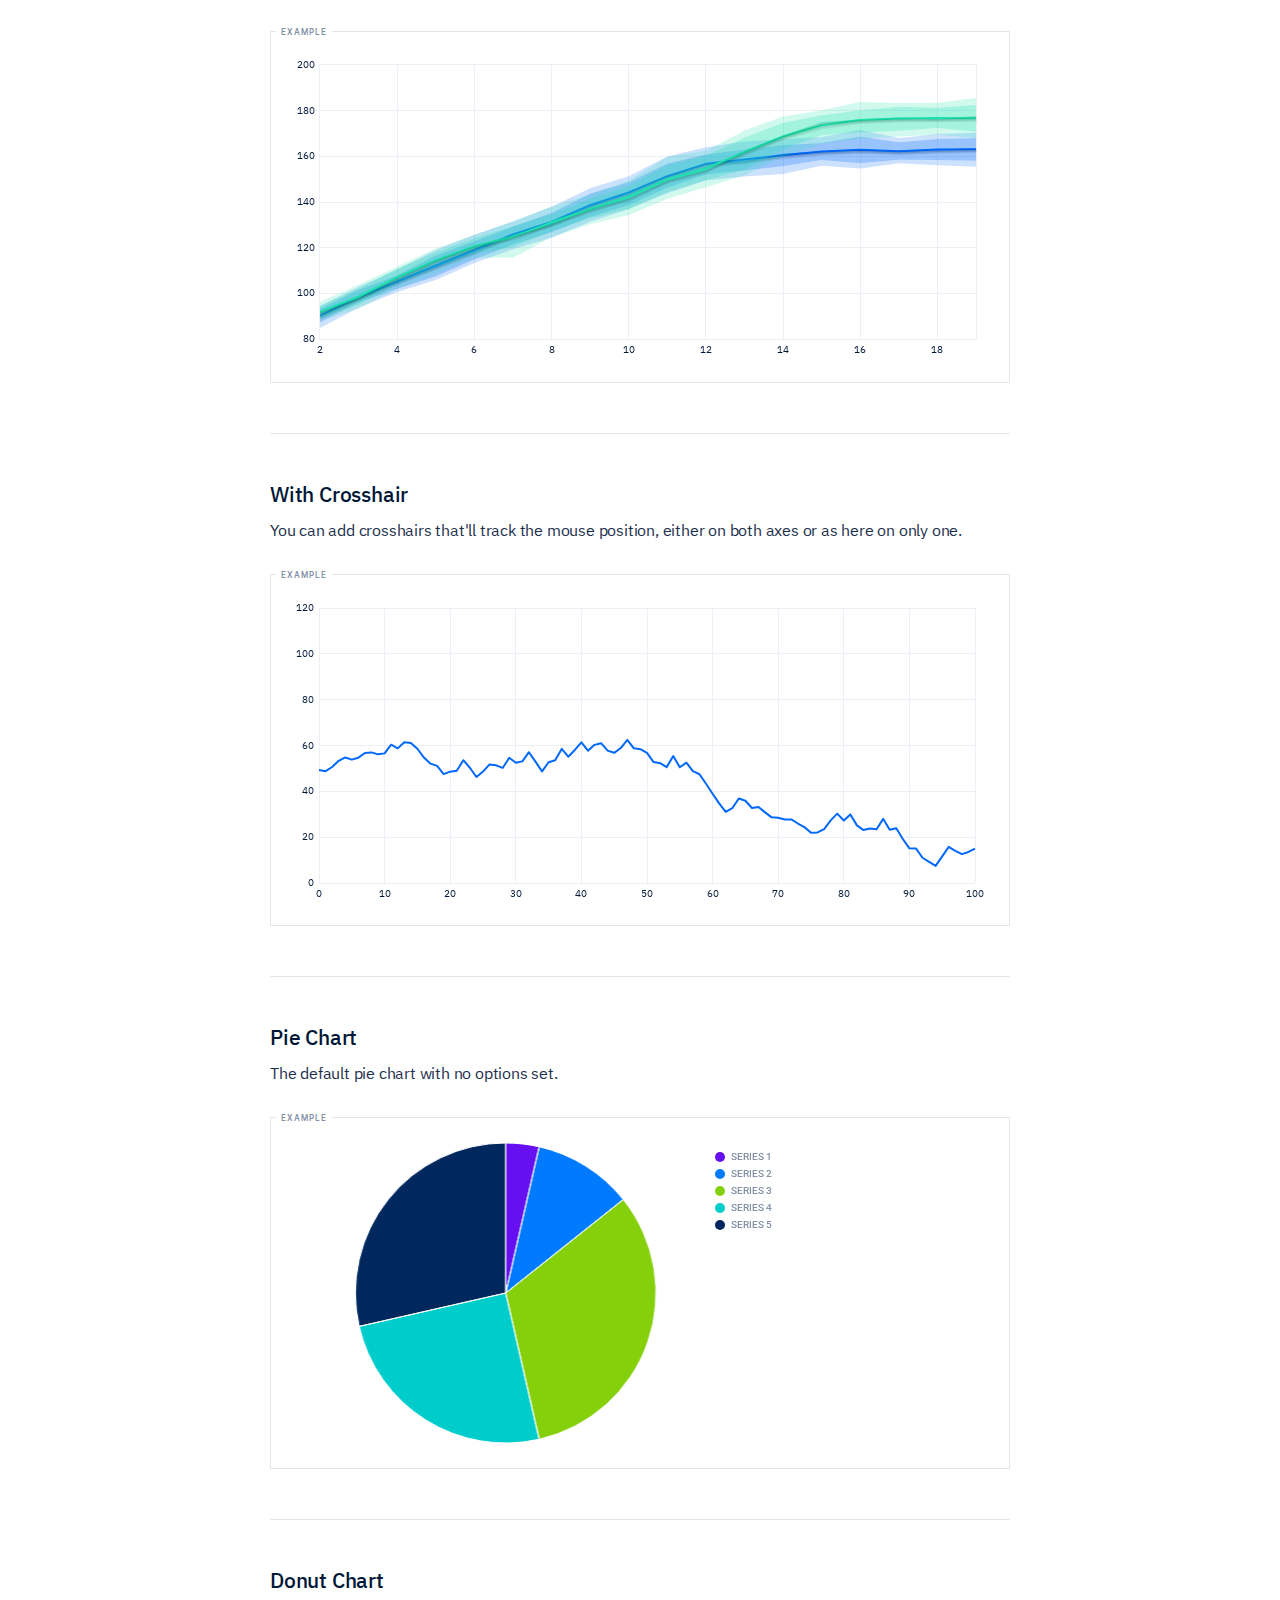
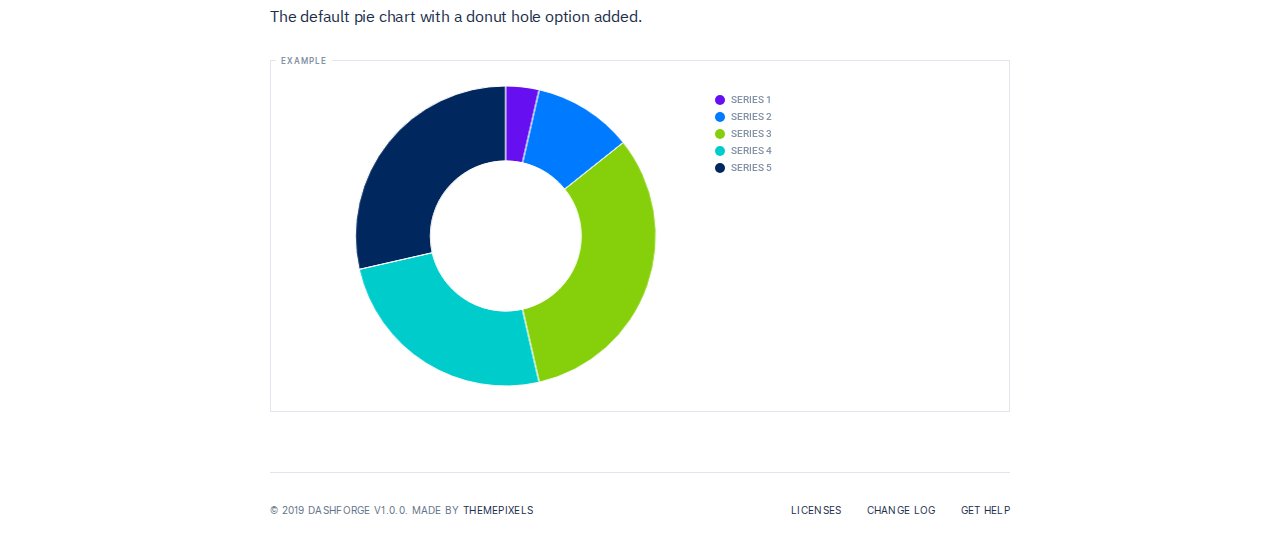
<file: components/chart-flot.html>
<!DOCTYPE html>
<html lang="en">
  <head>

    <!-- Required meta tags -->
    <meta charset="utf-8">
    <meta name="viewport" content="width=device-width, initial-scale=1, shrink-to-fit=no">

    <!-- Twitter -->
    <meta name="twitter:site" content="@themepixels">
    <meta name="twitter:creator" content="@themepixels">
    <meta name="twitter:card" content="summary_large_image">
    <meta name="twitter:title" content="DashForge">
    <meta name="twitter:description" content="Responsive Bootstrap 4 Dashboard Template">
    <meta name="twitter:image" content="http://themepixels.me/dashforge/img/dashforge-social.png">

    <!-- Facebook -->
    <meta property="og:url" content="http://themepixels.me/dashforge">
    <meta property="og:title" content="DashForge">
    <meta property="og:description" content="Responsive Bootstrap 4 Dashboard Template">

    <meta property="og:image" content="http://themepixels.me/dashforge/img/dashforge-social.png">
    <meta property="og:image:secure_url" content="http://themepixels.me/dashforge/img/dashforge-social.png">
    <meta property="og:image:type" content="image/png">
    <meta property="og:image:width" content="1200">
    <meta property="og:image:height" content="600">

    <!-- Meta -->
    <meta name="description" content="Responsive Bootstrap 4 Dashboard Template">
    <meta name="author" content="ThemePixels">

    <!-- Favicon -->
    <link rel="shortcut icon" type="image/x-icon" href="../assets/img/favicon.png">

    <title>DashForge Responsive Bootstrap 4 Dashboard Template</title>

    <!-- vendor css -->
    <link href="../lib/@fortawesome/fontawesome-free/css/all.min.css" rel="stylesheet">
    <link href="../lib/ionicons/css/ionicons.min.css" rel="stylesheet">
    <link href="../lib/typicons.font/typicons.css" rel="stylesheet">
    <link href="../lib/prismjs/themes/prism-vs.css" rel="stylesheet">

    <!-- DashForge CSS -->
    <link rel="stylesheet" href="../assets/css/dashforge.css">
		<link rel="stylesheet" href="../assets/css/dashforge.demo.css">

  </head>
  <body data-spy="scroll" data-target="#navSection" data-offset="120">

    <header class="navbar navbar-header navbar-header-fixed">
      <a href="" id="sidebarMenuOpen" class="burger-menu"><i data-feather="arrow-left"></i></a>
      <div class="navbar-brand">
        <a href="../index.html" class="df-logo">dash<span>forge</span></a>
      </div><!-- navbar-brand -->
      <div id="navbarMenu" class="navbar-menu-wrapper">
        <div class="navbar-menu-header">
          <a href="../index.html" class="df-logo">dash<span>forge</span></a>
          <a id="mainMenuClose" href=""><i data-feather="x"></i></a>
        </div><!-- navbar-menu-header -->
        <ul class="nav navbar-menu">
          <li class="nav-label pd-l-20 pd-lg-l-25 d-lg-none">Main Navigation</li>
          <li class="nav-item with-sub">
            <a href="" class="nav-link"><i data-feather="pie-chart"></i> Dashboard</a>
            <ul class="navbar-menu-sub">
              <li class="nav-sub-item"><a href="../template/classic/dashboard-one.html" class="nav-sub-link"><i data-feather="bar-chart-2"></i>Sales Monitoring</a></li>
              <li class="nav-sub-item"><a href="../template/classic/dashboard-two.html" class="nav-sub-link"><i data-feather="bar-chart-2"></i>Website Analytics</a></li>
              <li class="nav-sub-item"><a href="../template/classic/dashboard-three.html" class="nav-sub-link"><i data-feather="bar-chart-2"></i>Cryptocurrency</a></li>
              <li class="nav-sub-item"><a href="../template/classic/dashboard-four.html" class="nav-sub-link"><i data-feather="bar-chart-2"></i>Helpdesk Management</a></li>
            </ul>
          </li>
          <li class="nav-item with-sub">
            <a href="" class="nav-link"><i data-feather="package"></i> Apps</a>
            <ul class="navbar-menu-sub">
              <li class="nav-sub-item"><a href="../template/classic/app-calendar.html" class="nav-sub-link"><i data-feather="calendar"></i>Calendar</a></li>
              <li class="nav-sub-item"><a href="../template/classic/app-chat.html" class="nav-sub-link"><i data-feather="message-square"></i>Chat</a></li>
              <li class="nav-sub-item"><a href="../template/classic/app-contacts.html" class="nav-sub-link"><i data-feather="users"></i>Contacts</a></li>
              <li class="nav-sub-item"><a href="../template/classic/app-file-manager.html" class="nav-sub-link"><i data-feather="file-text"></i>File Manager</a></li>
              <li class="nav-sub-item"><a href="../template/classic/app-mail.html" class="nav-sub-link"><i data-feather="mail"></i>Mail</a></li>
            </ul>
          </li>
          <li class="nav-item with-sub">
            <a href="" class="nav-link"><i data-feather="layers"></i> Pages</a>
            <div class="navbar-menu-sub">
              <div class="d-lg-flex">
                <ul>
                  <li class="nav-label">Authentication</li>
                  <li class="nav-sub-item"><a href="../template/classic/page-signin.html" class="nav-sub-link"><i data-feather="log-in"></i> Sign In</a></li>
                  <li class="nav-sub-item"><a href="../template/classic/page-signup.html" class="nav-sub-link"><i data-feather="user-plus"></i> Sign Up</a></li>
                  <li class="nav-sub-item"><a href="../template/classic/page-verify.html" class="nav-sub-link"><i data-feather="user-check"></i> Verify Account</a></li>
                  <li class="nav-sub-item"><a href="../template/classic/page-forgot.html" class="nav-sub-link"><i data-feather="shield-off"></i> Forgot Password</a></li>
                  <li class="nav-label mg-t-20">User Pages</li>
                  <li class="nav-sub-item"><a href="../template/classic/page-profile-view.html" class="nav-sub-link"><i data-feather="user"></i> View Profile</a></li>
                  <li class="nav-sub-item"><a href="../template/classic/page-connections.html" class="nav-sub-link"><i data-feather="users"></i> Connections</a></li>
                  <li class="nav-sub-item"><a href="../template/classic/page-groups.html" class="nav-sub-link"><i data-feather="users"></i> Groups</a></li>
                  <li class="nav-sub-item"><a href="../template/classic/page-events.html" class="nav-sub-link"><i data-feather="calendar"></i> Events</a></li>
                </ul>
                <ul>
                  <li class="nav-label">Error Pages</li>
                  <li class="nav-sub-item"><a href="../template/classic/page-404.html" class="nav-sub-link"><i data-feather="file"></i> 404 Page Not Found</a></li>
                  <li class="nav-sub-item"><a href="../template/classic/page-500.html" class="nav-sub-link"><i data-feather="file"></i> 500 Internal Server</a></li>
                  <li class="nav-sub-item"><a href="../template/classic/page-503.html" class="nav-sub-link"><i data-feather="file"></i> 503 Service Unavailable</a></li>
                  <li class="nav-sub-item"><a href="../template/classic/page-505.html" class="nav-sub-link"><i data-feather="file"></i> 505 Forbidden</a></li>
                  <li class="nav-label mg-t-20">Other Pages</li>
                  <li class="nav-sub-item"><a href="../template/classic/page-timeline.html" class="nav-sub-link"><i data-feather="file-text"></i> Timeline</a></li>
                  <li class="nav-sub-item"><a href="../template/classic/page-pricing.html" class="nav-sub-link"><i data-feather="file-text"></i> Pricing</a></li>
                  <li class="nav-sub-item"><a href="../template/classic/page-help-center.html" class="nav-sub-link"><i data-feather="file-text"></i> Help Center</a></li>
                  <li class="nav-sub-item"><a href="../template/classic/page-invoice.html" class="nav-sub-link"><i data-feather="file-text"></i> Invoice</a></li>
                </ul>
              </div>
            </div><!-- nav-sub -->
          </li>
          <li class="nav-item active"><a href="index.html" class="nav-link"><i data-feather="box"></i> Components</a></li>
          <li class="nav-item"><a href="../collections/" class="nav-link"><i data-feather="archive"></i> Collections</a></li>
        </ul>
      </div><!-- navbar-menu-wrapper -->
      <div class="navbar-right">
        <a href="http://dribbble.com/themepixels" class="btn btn-social"><i class="fab fa-dribbble"></i></a>
        <a href="https://github.com/themepixels" class="btn btn-social"><i class="fab fa-github"></i></a>
        <a href="https://twitter.com/themepixels" class="btn btn-social"><i class="fab fa-twitter"></i></a>
        <a href="https://themeforest.net/item/azia-responsive-bootstrap-4-dashboard-template/22983790" class="btn btn-buy"><i data-feather="shopping-bag"></i> <span>Buy Now</span></a>
      </div><!-- navbar-right -->
    </header><!-- navbar -->

    <div id="sidebarMenu" class="sidebar sidebar-fixed sidebar-components">
      <div class="sidebar-header">
        <a href="" id="mainMenuOpen"><i data-feather="menu"></i></a>
        <h5>Components</h5>
        <a href="" id="sidebarMenuClose"><i data-feather="x"></i></a>
      </div><!-- sidebar-header -->
      <div class="sidebar-body">
        <ul class="sidebar-nav">
          <li class="nav-label mg-b-15">Browse Components</li>
          <li class="nav-item"><a href="index.html" class="nav-link"><i data-feather="layout"></i> Introduction</a></li>
          <li class="nav-item"><a href="grid.html" class="nav-link"><i data-feather="grid"></i> Grid System</a></li>
          <li class="nav-item">
            <a href="" class="nav-link with-sub"><i data-feather="layers"></i> UI Elements</a>
            <nav class="nav">
              <a href="el-accordion.html">Accordion</a>
              <a href="el-alerts.html">Alerts</a>
              <a href="el-avatar.html">Avatar</a>
              <a href="el-badge.html">Badge</a>
              <a href="el-breadcrumbs.html">Breadcrumbs</a>
              <a href="el-buttons.html">Buttons</a>
              <a href="el-button-groups.html">Button Groups</a>
              <a href="el-cards.html">Cards</a>
              <a href="el-carousel.html">Carousel</a>
              <a href="el-collapse.html">Collapse</a>
              <a href="el-dropdown.html">Dropdown</a>
              <a href="el-icons.html">Icons</a>
              <a href="el-images.html">Images</a>
              <a href="el-list-group.html">List Group</a>
              <a href="el-marker.html">Marker</a>
              <a href="el-media-object.html">Media Object</a>
              <a href="el-modal.html">Modal</a>
              <a href="el-navs.html">Navs</a>
              <a href="el-navbar.html">Navbar</a>
              <a href="el-off-canvas.html">Off-Canvas</a>
              <a href="el-pagination.html">Pagination</a>
              <a href="el-placeholder.html">Placeholder</a>
              <a href="el-popovers.html">Popovers</a>
							<a href="el-progress.html">Progress</a>
              <a href="el-steps.html">Steps</a>
              <a href="el-scrollbar.html">Scrollbar</a>
              <a href="el-scrollspy.html">Scrollspy</a>
              <a href="el-spinners.html">Spinners</a>
              <a href="el-tab.html">Tab</a>
              <a href="el-toast.html">Toast </a>
              <a href="el-tooltips.html">Tooltips</a>
              <a href="el-table-basic.html">Table Basic</a>
              <a href="el-table-advanced.html">Table Advanced</a>
            </nav>
          </li>
          <li class="nav-item">
            <a href="" class="nav-link with-sub"><i data-feather="package"></i> Utilities</a>
            <nav class="nav">
              <a href="util-animation.html">Animation</a>
              <a href="util-background.html">Background</a>
              <a href="util-border.html">Border</a>
              <a href="util-display.html">Display</a>
              <a href="util-divider.html">Divider</a>
              <a href="util-flex.html">Flex</a>
              <a href="util-height.html">Height</a>
              <a href="util-margin.html">Margin</a>
              <a href="util-padding.html">Padding</a>
              <a href="util-position.html">Position</a>
              <a href="util-typography.html">Typography</a>
              <a href="util-width.html">Width</a>
              <a href="util-extras.html">Extras</a>
            </nav>
          </li>
          <li class="nav-item">
            <a href="" class="nav-link with-sub"><i data-feather="inbox"></i> Forms</a>
            <nav class="nav">
              <a href="form-elements.html">Form Elements</a>
              <a href="form-input-group.html">Input Group</a>
              <a href="form-input-tags.html">Input Tags</a>
              <a href="form-input-masks.html">Input Masks</a>
              <a href="form-layouts.html">Form Layouts</a>
              <a href="form-validation.html">Form Validation</a>
              <a href="form-wizard.html">Form Wizard</a>
              <a href="form-text-editor.html">Text Editor</a>
              <a href="form-rangeslider.html">Range Slider</a>
              <a href="form-datepicker.html">Date Pickers</a>
              <a href="form-select2.html">Select2</a>
              <a href="form-search.html">Search</a>
            </nav>
          </li>
          <li class="nav-item show">
            <a href="" class="nav-link with-sub active"><i data-feather="pie-chart"></i> Charts</a>
            <nav class="nav">
              <a href="chart-flot.html" class="active">Flot</a>
              <a href="chart-chartjs.html">ChartJS</a>
              <a href="chart-peity.html">Peity</a>
              <a href="chart-sparkline.html">Sparkline</a>
              <a href="chart-morris.html">Morris</a>
            </nav>
          </li>
          <li class="nav-item show">
            <a href="" class="nav-link with-sub"><i data-feather="map-pin"></i> Maps</a>
            <nav class="nav">
              <a href="map-google.html">Google Maps</a>
              <a href="map-leaflet.html">Leaflet Maps</a>
              <a href="map-vector.html">Vector Maps</a>
            </nav>
          </li>
        </ul>
      </div><!-- sidebar-body -->
    </div><!-- sidebar -->

    <div class="section-nav">
      <label class="nav-label">On This Page</label>
      <nav id="navSection" class="nav flex-column">
        <a href="#section1" class="nav-link">Bar Chart</a>
        <a href="#section2" class="nav-link">Stacked Chart</a>
        <a href="#section3" class="nav-link">Line Chart</a>
        <a href="#section4" class="nav-link">Area Chart</a>
        <a href="#section5" class="nav-link">Thresholds</a>
        <a href="#section6" class="nav-link">Percentiles</a>
        <a href="#section7" class="nav-link">With Crosshair</a>
        <a href="#section8" class="nav-link">Pie Chart</a>
        <a href="#section9" class="nav-link">Donut Chart</a>
      </nav>
    </div><!-- df-section-nav -->

    <div class="content content-components">
      <div class="container">
        <ol class="breadcrumb df-breadcrumbs mg-b-10">
          <li class="breadcrumb-item"><a href="#">Components</a></li>
          <li class="breadcrumb-item"><a href="#">Charts</a></li>
          <li class="breadcrumb-item active" aria-current="page">Flot Charts</li>
        </ol>

        <h1 class="df-title">Flot Charts</h1>
        <p class="df-lead">Flot is a pure JavaScript plotting library for jQuery, with a focus on simple usage, attractive looks and interactive features. Read the <a href="http://www.flotcharts.org/" target="_blank">Official Flot Documentation</a> for a full list of instructions and other options.</p>

        <hr class="mg-y-40">

        <h4 id="section1" class="mg-b-10">Bar Chart</h4>
        <p class="mg-b-30">Flot supports bars and any combinations of these, in the same plot and even on the same data series.</p>

        <div data-label="Example" class="df-example">
          <div id="flotBar" class="ht-200 ht-sm-300"></div>
        </div><!-- df-example -->

        <hr class="mg-y-50 mg-b-40">

        <h4 id="section2" class="mg-b-10">Stacked Chart</h4>
        <p class="mg-b-30">With the stack plugin, you can have Flot stack the series. This is useful if you wish to display both a total and the constituents it is made of.</p>

        <div data-label="Example" class="df-example">
          <div id="flotStack" class="ht-200 ht-sm-300"></div>
        </div><!-- df-example -->

        <hr class="mg-y-50 mg-b-40">

        <h4 id="section3" class="mg-b-10">Line Chart</h4>
        <p class="mg-b-30">Flot supports lines and any combinations of these, in the same plot and even on the same data series.</p>

        <div data-label="Example" class="df-example">
          <div id="flotLine" class="ht-200 ht-sm-300"></div>
        </div><!-- df-example -->

        <hr class="mg-y-50 mg-b-40">

        <h4 id="section4" class="mg-b-10">Area Chart</h4>
        <p class="mg-b-30">Flot supports area and any combinations of these, in the same plot and even on the same data series.</p>

        <div data-label="Example" class="df-example">
          <div id="flotArea" class="ht-200 ht-sm-300"></div>
        </div><!-- df-example -->

        <hr class="mg-y-50 mg-b-40">

        <h4 id="section5" class="mg-b-10">Thresholds</h4>
        <p class="mg-b-30">With the threshold plugin, you can apply a specific color to the part of a data series below a threshold.</p>

        <div data-label="Example" class="df-example">
          <div id="flotThresholds" class="ht-200 ht-sm-300"></div>
        </div><!-- df-example -->

        <hr class="mg-y-50 mg-b-40">

        <h4 id="section6" class="mg-b-10">Percentiles</h4>
        <p class="mg-b-30">For each point of a filled curve, you can specify an arbitrary bottom. As this example illustrates, this can be useful for plotting percentiles.</p>

        <div data-label="Example" class="df-example">
          <div id="flotPercentiles" class="ht-200 ht-sm-300"></div>
        </div><!-- df-example -->

        <hr class="mg-y-50 mg-b-40">

        <h4 id="section7" class="mg-b-10">With Crosshair</h4>
        <p class="mg-b-30">You can add crosshairs that'll track the mouse position, either on both axes or as here on only one.</p>

        <div data-label="Example" class="df-example">
          <div id="flotCrosshair" class="ht-200 ht-sm-300"></div>
        </div><!-- df-example -->

        <hr class="mg-y-50 mg-b-40">

        <h4 id="section8" class="mg-b-10">Pie Chart</h4>
        <p class="mg-b-30">The default pie chart with no options set.</p>

        <div data-label="Example" class="df-example">
          <div id="flotPie" class="wd-lg-70p ht-200 ht-sm-300"></div>
        </div><!-- df-example -->

        <hr class="mg-y-50 mg-b-40">

        <h4 id="section9" class="mg-b-10">Donut Chart</h4>
        <p class="mg-b-30">The default pie chart with a donut hole option added.</p>

        <div data-label="Example" class="df-example">
          <div id="flotDonut" class="wd-lg-70p ht-200 ht-sm-300"></div>
        </div><!-- df-example -->

        <footer class="content-footer">
          <div>
            <span>&copy; 2019 DashForge v1.0.0. </span>
            <span>Made by <a href="http://themepixels.me">ThemePixels</a></span>
          </div>
          <div>
            <nav class="nav">
              <a href="https://themeforest.net/licenses/standard" class="nav-link">Licenses</a>
              <a href="../change-log.html" class="nav-link">Change Log</a>
              <a href="https://discordapp.com/invite/RYqkVuw" class="nav-link">Get Help</a>
            </nav>
          </div>
        </footer><!-- content-footer -->

      </div><!-- container -->
    </div><!-- content -->

    <script src="../lib/jquery/jquery.min.js"></script>
    <script src="../lib/bootstrap/js/bootstrap.bundle.min.js"></script>
    <script src="../lib/feather-icons/feather.min.js"></script>
    <script src="../lib/perfect-scrollbar/perfect-scrollbar.min.js"></script>
    <script src="../lib/prismjs/prism.js"></script>
    <script src="../lib/jquery.flot/jquery.flot.js"></script>
    <script src="../lib/jquery.flot/jquery.flot.pie.js"></script>
    <script src="../lib/jquery.flot/jquery.flot.stack.js"></script>
    <script src="../lib/jquery.flot/jquery.flot.resize.js"></script>
    <script src="../lib/jquery.flot/jquery.flot.threshold.js"></script>
    <script src="../lib/jquery.flot/jquery.flot.fillbetween.js"></script>
    <script src="../lib/jquery.flot/jquery.flot.crosshair.js"></script>

    <script src="../assets/js/dashforge.js"></script>
    <script src="../assets/js/chart.flot.sampledata.js"></script>
    <script src="../assets/js/chart.flot.js"></script>
  </body>
</html>
</file>
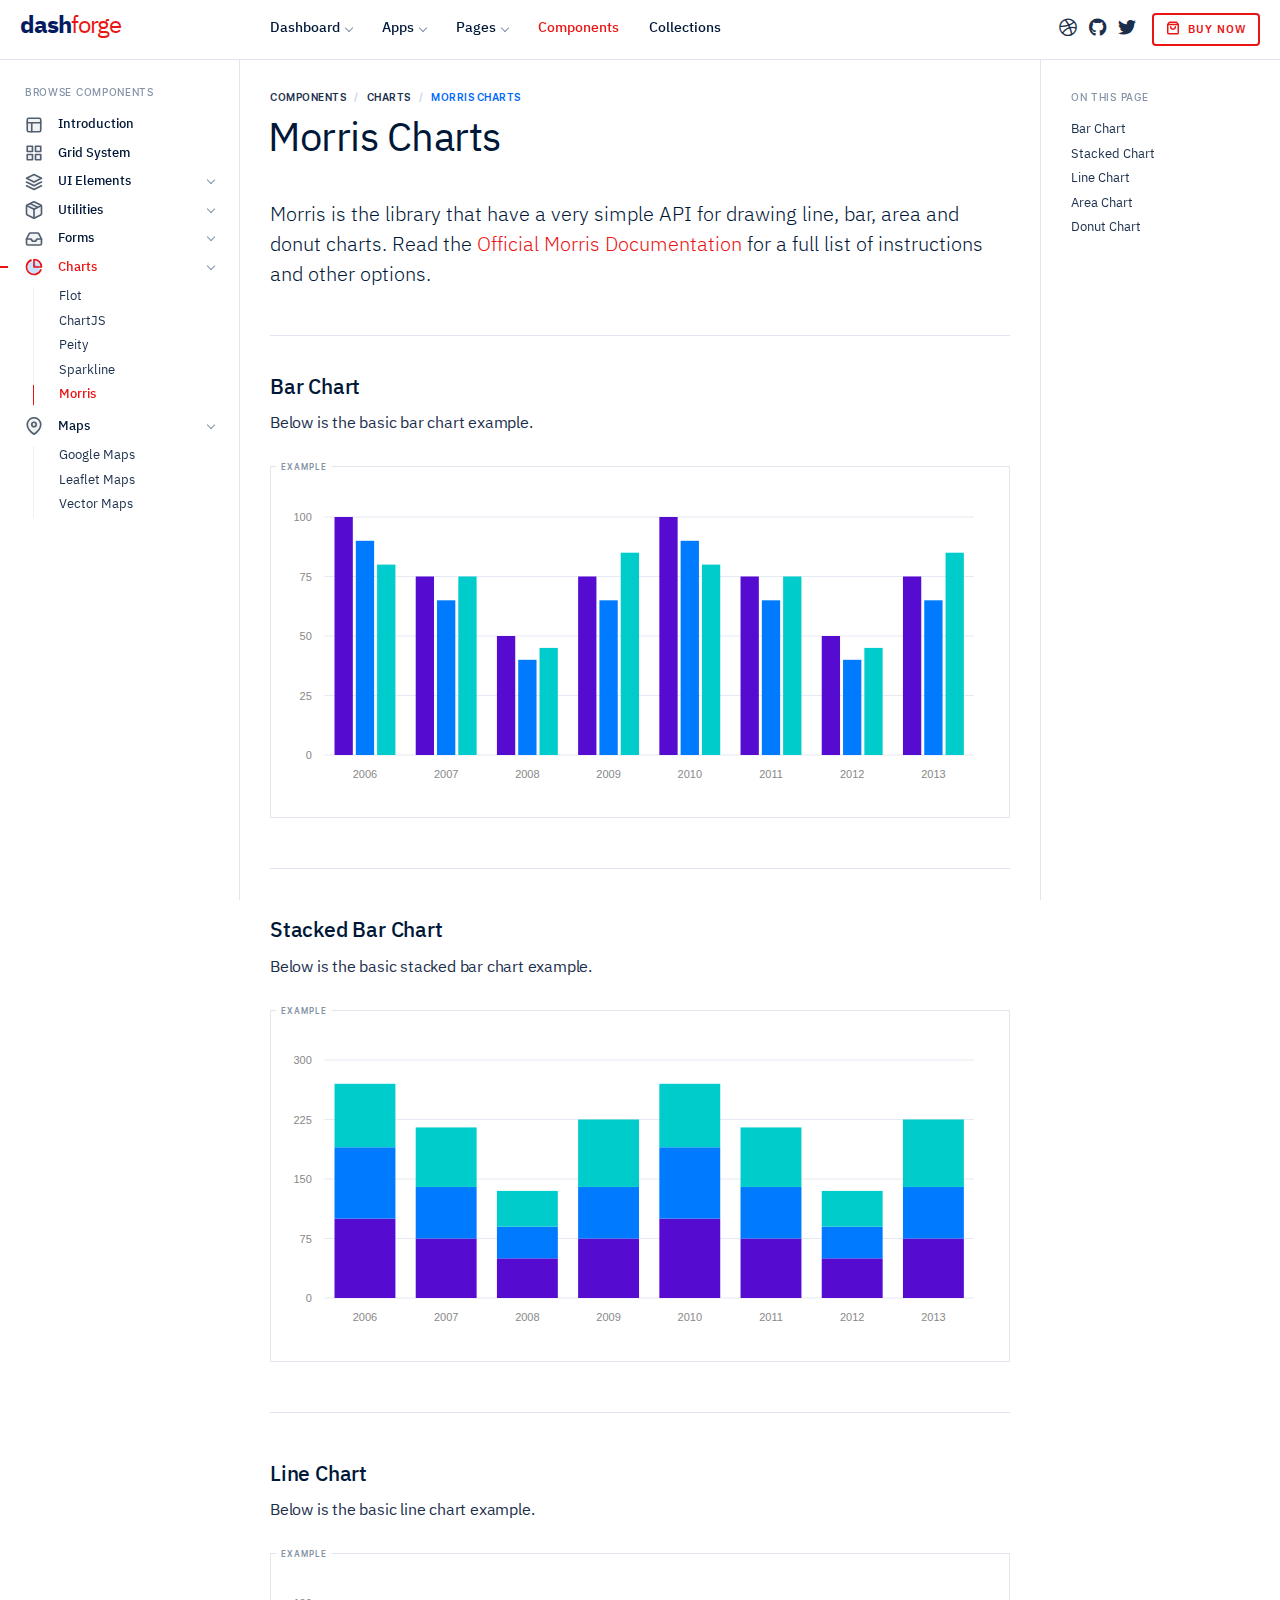
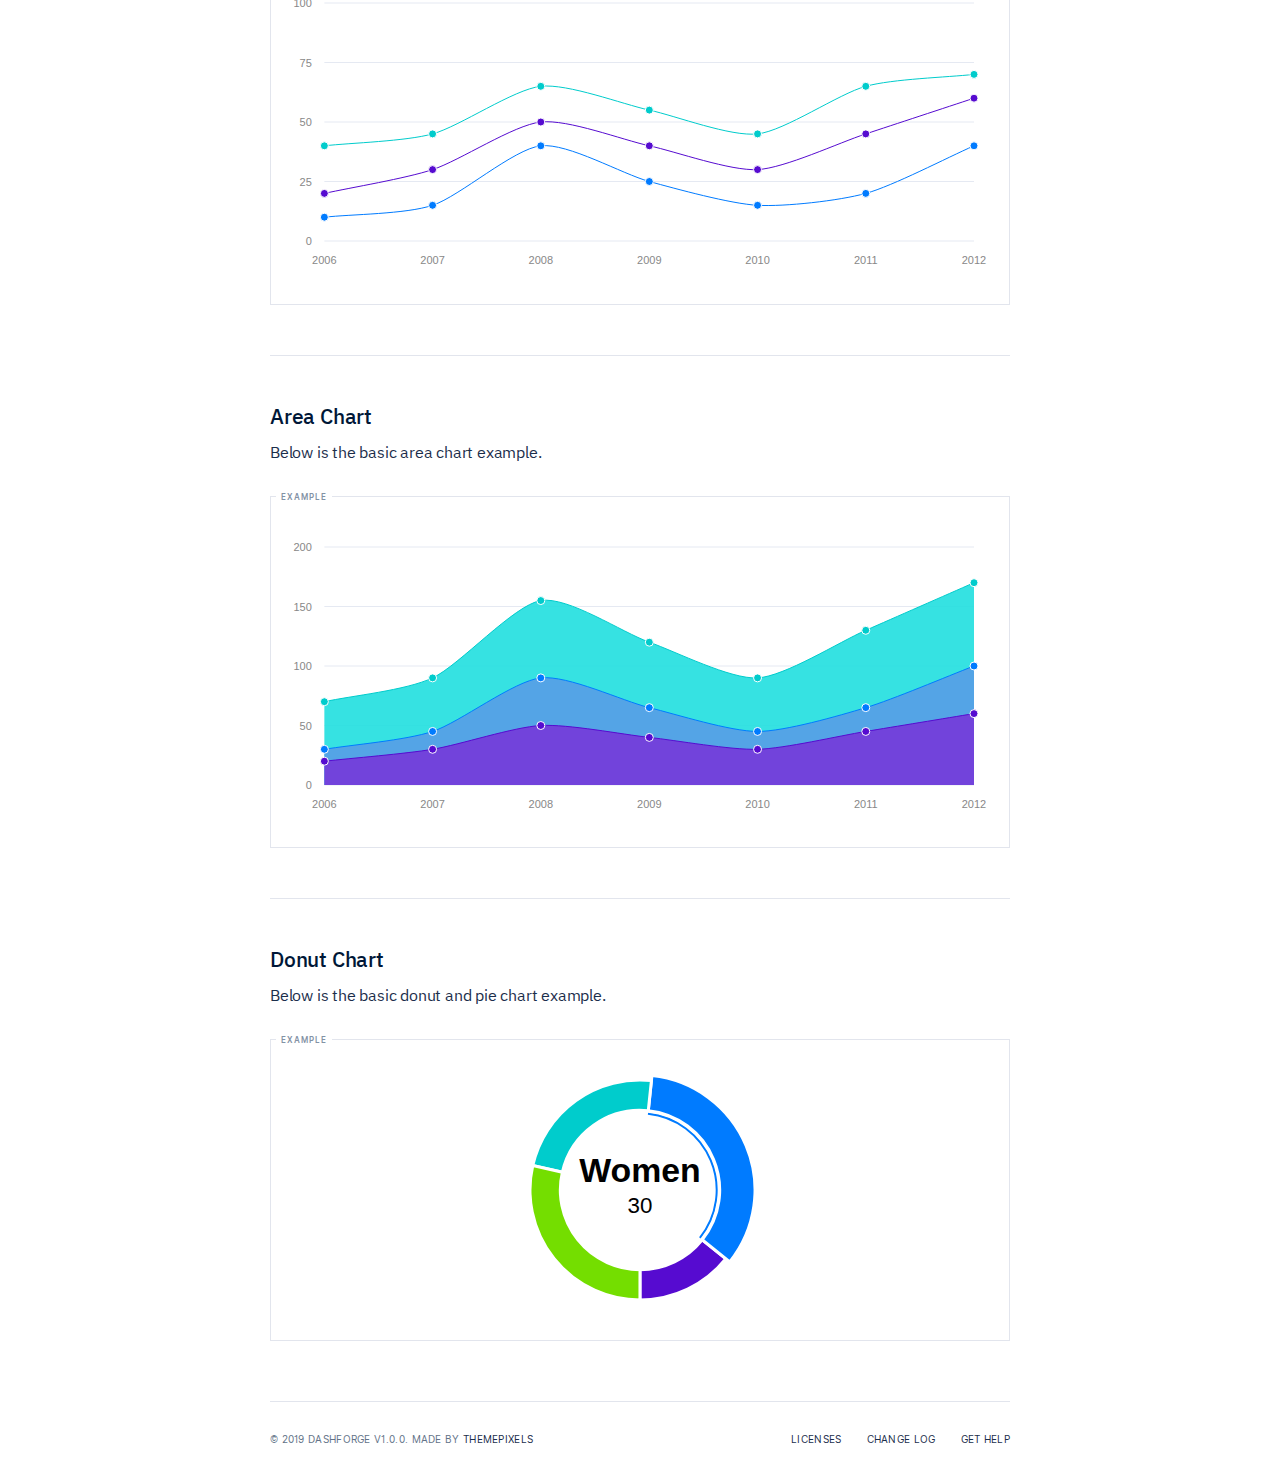
<file: components/chart-morris.html>
<!DOCTYPE html>
<html lang="en">
  <head>

    <!-- Required meta tags -->
    <meta charset="utf-8">
    <meta name="viewport" content="width=device-width, initial-scale=1, shrink-to-fit=no">

    <!-- Twitter -->
    <meta name="twitter:site" content="@themepixels">
    <meta name="twitter:creator" content="@themepixels">
    <meta name="twitter:card" content="summary_large_image">
    <meta name="twitter:title" content="DashForge">
    <meta name="twitter:description" content="Responsive Bootstrap 4 Dashboard Template">
    <meta name="twitter:image" content="http://themepixels.me/dashforge/img/dashforge-social.png">

    <!-- Facebook -->
    <meta property="og:url" content="http://themepixels.me/dashforge">
    <meta property="og:title" content="DashForge">
    <meta property="og:description" content="Responsive Bootstrap 4 Dashboard Template">

    <meta property="og:image" content="http://themepixels.me/dashforge/img/dashforge-social.png">
    <meta property="og:image:secure_url" content="http://themepixels.me/dashforge/img/dashforge-social.png">
    <meta property="og:image:type" content="image/png">
    <meta property="og:image:width" content="1200">
    <meta property="og:image:height" content="600">

    <!-- Meta -->
    <meta name="description" content="Responsive Bootstrap 4 Dashboard Template">
    <meta name="author" content="ThemePixels">

    <!-- Favicon -->
    <link rel="shortcut icon" type="image/x-icon" href="../assets/img/favicon.png">

    <title>DashForge Responsive Bootstrap 4 Dashboard Template</title>

    <!-- vendor css -->
    <link href="../lib/@fortawesome/fontawesome-free/css/all.min.css" rel="stylesheet">
    <link href="../lib/ionicons/css/ionicons.min.css" rel="stylesheet">
    <link href="../lib/typicons.font/typicons.css" rel="stylesheet">
    <link href="../lib/prismjs/themes/prism-vs.css" rel="stylesheet">
    <link href="../lib/morris.js/morris.css" rel="stylesheet">

    <!-- DashForge CSS -->
    <link rel="stylesheet" href="../assets/css/dashforge.css">
		<link rel="stylesheet" href="../assets/css/dashforge.demo.css">

  </head>
  <body data-spy="scroll" data-target="#navSection" data-offset="120">

    <header class="navbar navbar-header navbar-header-fixed">
      <a href="" id="sidebarMenuOpen" class="burger-menu"><i data-feather="arrow-left"></i></a>
      <div class="navbar-brand">
        <a href="../index.html" class="df-logo">dash<span>forge</span></a>
      </div><!-- navbar-brand -->
      <div id="navbarMenu" class="navbar-menu-wrapper">
        <div class="navbar-menu-header">
          <a href="../index.html" class="df-logo">dash<span>forge</span></a>
          <a id="mainMenuClose" href=""><i data-feather="x"></i></a>
        </div><!-- navbar-menu-header -->
        <ul class="nav navbar-menu">
          <li class="nav-label pd-l-20 pd-lg-l-25 d-lg-none">Main Navigation</li>
          <li class="nav-item with-sub">
            <a href="" class="nav-link"><i data-feather="pie-chart"></i> Dashboard</a>
            <ul class="navbar-menu-sub">
              <li class="nav-sub-item"><a href="../template/classic/dashboard-one.html" class="nav-sub-link"><i data-feather="bar-chart-2"></i>Sales Monitoring</a></li>
              <li class="nav-sub-item"><a href="../template/classic/dashboard-two.html" class="nav-sub-link"><i data-feather="bar-chart-2"></i>Website Analytics</a></li>
              <li class="nav-sub-item"><a href="../template/classic/dashboard-three.html" class="nav-sub-link"><i data-feather="bar-chart-2"></i>Cryptocurrency</a></li>
              <li class="nav-sub-item"><a href="../template/classic/dashboard-four.html" class="nav-sub-link"><i data-feather="bar-chart-2"></i>Helpdesk Management</a></li>
            </ul>
          </li>
          <li class="nav-item with-sub">
            <a href="" class="nav-link"><i data-feather="package"></i> Apps</a>
            <ul class="navbar-menu-sub">
              <li class="nav-sub-item"><a href="../template/classic/app-calendar.html" class="nav-sub-link"><i data-feather="calendar"></i>Calendar</a></li>
              <li class="nav-sub-item"><a href="../template/classic/app-chat.html" class="nav-sub-link"><i data-feather="message-square"></i>Chat</a></li>
              <li class="nav-sub-item"><a href="../template/classic/app-contacts.html" class="nav-sub-link"><i data-feather="users"></i>Contacts</a></li>
              <li class="nav-sub-item"><a href="../template/classic/app-file-manager.html" class="nav-sub-link"><i data-feather="file-text"></i>File Manager</a></li>
              <li class="nav-sub-item"><a href="../template/classic/app-mail.html" class="nav-sub-link"><i data-feather="mail"></i>Mail</a></li>
            </ul>
          </li>
          <li class="nav-item with-sub">
            <a href="" class="nav-link"><i data-feather="layers"></i> Pages</a>
            <div class="navbar-menu-sub">
              <div class="d-lg-flex">
                <ul>
                  <li class="nav-label">Authentication</li>
                  <li class="nav-sub-item"><a href="../template/classic/page-signin.html" class="nav-sub-link"><i data-feather="log-in"></i> Sign In</a></li>
                  <li class="nav-sub-item"><a href="../template/classic/page-signup.html" class="nav-sub-link"><i data-feather="user-plus"></i> Sign Up</a></li>
                  <li class="nav-sub-item"><a href="../template/classic/page-verify.html" class="nav-sub-link"><i data-feather="user-check"></i> Verify Account</a></li>
                  <li class="nav-sub-item"><a href="../template/classic/page-forgot.html" class="nav-sub-link"><i data-feather="shield-off"></i> Forgot Password</a></li>
                  <li class="nav-label mg-t-20">User Pages</li>
                  <li class="nav-sub-item"><a href="../template/classic/page-profile-view.html" class="nav-sub-link"><i data-feather="user"></i> View Profile</a></li>
                  <li class="nav-sub-item"><a href="../template/classic/page-connections.html" class="nav-sub-link"><i data-feather="users"></i> Connections</a></li>
                  <li class="nav-sub-item"><a href="../template/classic/page-groups.html" class="nav-sub-link"><i data-feather="users"></i> Groups</a></li>
                  <li class="nav-sub-item"><a href="../template/classic/page-events.html" class="nav-sub-link"><i data-feather="calendar"></i> Events</a></li>
                </ul>
                <ul>
                  <li class="nav-label">Error Pages</li>
                  <li class="nav-sub-item"><a href="../template/classic/page-404.html" class="nav-sub-link"><i data-feather="file"></i> 404 Page Not Found</a></li>
                  <li class="nav-sub-item"><a href="../template/classic/page-500.html" class="nav-sub-link"><i data-feather="file"></i> 500 Internal Server</a></li>
                  <li class="nav-sub-item"><a href="../template/classic/page-503.html" class="nav-sub-link"><i data-feather="file"></i> 503 Service Unavailable</a></li>
                  <li class="nav-sub-item"><a href="../template/classic/page-505.html" class="nav-sub-link"><i data-feather="file"></i> 505 Forbidden</a></li>
                  <li class="nav-label mg-t-20">Other Pages</li>
                  <li class="nav-sub-item"><a href="../template/classic/page-timeline.html" class="nav-sub-link"><i data-feather="file-text"></i> Timeline</a></li>
                  <li class="nav-sub-item"><a href="../template/classic/page-pricing.html" class="nav-sub-link"><i data-feather="file-text"></i> Pricing</a></li>
                  <li class="nav-sub-item"><a href="../template/classic/page-help-center.html" class="nav-sub-link"><i data-feather="file-text"></i> Help Center</a></li>
                  <li class="nav-sub-item"><a href="../template/classic/page-invoice.html" class="nav-sub-link"><i data-feather="file-text"></i> Invoice</a></li>
                </ul>
              </div>
            </div><!-- nav-sub -->
          </li>
          <li class="nav-item active"><a href="index.html" class="nav-link"><i data-feather="box"></i> Components</a></li>
          <li class="nav-item"><a href="../collections/" class="nav-link"><i data-feather="archive"></i> Collections</a></li>
        </ul>
      </div><!-- navbar-menu-wrapper -->
      <div class="navbar-right">
        <a href="http://dribbble.com/themepixels" class="btn btn-social"><i class="fab fa-dribbble"></i></a>
        <a href="https://github.com/themepixels" class="btn btn-social"><i class="fab fa-github"></i></a>
        <a href="https://twitter.com/themepixels" class="btn btn-social"><i class="fab fa-twitter"></i></a>
        <a href="https://themeforest.net/item/azia-responsive-bootstrap-4-dashboard-template/22983790" class="btn btn-buy"><i data-feather="shopping-bag"></i> <span>Buy Now</span></a>
      </div><!-- navbar-right -->
    </header><!-- navbar -->

    <div id="sidebarMenu" class="sidebar sidebar-fixed sidebar-components">
      <div class="sidebar-header">
        <a href="" id="mainMenuOpen"><i data-feather="menu"></i></a>
        <h5>Components</h5>
        <a href="" id="sidebarMenuClose"><i data-feather="x"></i></a>
      </div><!-- sidebar-header -->
      <div class="sidebar-body">
        <ul class="sidebar-nav">
          <li class="nav-label mg-b-15">Browse Components</li>
          <li class="nav-item"><a href="index.html" class="nav-link"><i data-feather="layout"></i> Introduction</a></li>
          <li class="nav-item"><a href="grid.html" class="nav-link"><i data-feather="grid"></i> Grid System</a></li>
          <li class="nav-item">
            <a href="" class="nav-link with-sub"><i data-feather="layers"></i> UI Elements</a>
            <nav class="nav">
              <a href="el-accordion.html">Accordion</a>
              <a href="el-alerts.html">Alerts</a>
              <a href="el-avatar.html">Avatar</a>
              <a href="el-badge.html">Badge</a>
              <a href="el-breadcrumbs.html">Breadcrumbs</a>
              <a href="el-buttons.html">Buttons</a>
              <a href="el-button-groups.html">Button Groups</a>
              <a href="el-cards.html">Cards</a>
              <a href="el-carousel.html">Carousel</a>
              <a href="el-collapse.html">Collapse</a>
              <a href="el-dropdown.html">Dropdown</a>
              <a href="el-icons.html">Icons</a>
              <a href="el-images.html">Images</a>
              <a href="el-list-group.html">List Group</a>
              <a href="el-marker.html">Marker</a>
              <a href="el-media-object.html">Media Object</a>
              <a href="el-modal.html">Modal</a>
              <a href="el-navs.html">Navs</a>
              <a href="el-navbar.html">Navbar</a>
              <a href="el-off-canvas.html">Off-Canvas</a>
              <a href="el-pagination.html">Pagination</a>
              <a href="el-placeholder.html">Placeholder</a>
              <a href="el-popovers.html">Popovers</a>
							<a href="el-progress.html">Progress</a>
              <a href="el-steps.html">Steps</a>
              <a href="el-scrollbar.html">Scrollbar</a>
              <a href="el-scrollspy.html">Scrollspy</a>
              <a href="el-spinners.html">Spinners</a>
              <a href="el-tab.html">Tab</a>
              <a href="el-toast.html">Toast </a>
              <a href="el-tooltips.html">Tooltips</a>
              <a href="el-table-basic.html">Table Basic</a>
              <a href="el-table-advanced.html">Table Advanced</a>
            </nav>
          </li>
          <li class="nav-item">
            <a href="" class="nav-link with-sub"><i data-feather="package"></i> Utilities</a>
            <nav class="nav">
              <a href="util-animation.html">Animation</a>
              <a href="util-background.html">Background</a>
              <a href="util-border.html">Border</a>
              <a href="util-display.html">Display</a>
              <a href="util-divider.html">Divider</a>
              <a href="util-flex.html">Flex</a>
              <a href="util-height.html">Height</a>
              <a href="util-margin.html">Margin</a>
              <a href="util-padding.html">Padding</a>
              <a href="util-position.html">Position</a>
              <a href="util-typography.html">Typography</a>
              <a href="util-width.html">Width</a>
              <a href="util-extras.html">Extras</a>
            </nav>
          </li>
          <li class="nav-item">
            <a href="" class="nav-link with-sub"><i data-feather="inbox"></i> Forms</a>
            <nav class="nav">
              <a href="form-elements.html">Form Elements</a>
              <a href="form-input-group.html">Input Group</a>
              <a href="form-input-tags.html">Input Tags</a>
              <a href="form-input-masks.html">Input Masks</a>
              <a href="form-layouts.html">Form Layouts</a>
              <a href="form-validation.html">Form Validation</a>
              <a href="form-wizard.html">Form Wizard</a>
              <a href="form-text-editor.html">Text Editor</a>
              <a href="form-rangeslider.html">Range Slider</a>
              <a href="form-datepicker.html">Date Pickers</a>
              <a href="form-select2.html">Select2</a>
              <a href="form-search.html">Search</a>
            </nav>
          </li>
          <li class="nav-item show">
            <a href="" class="nav-link with-sub active"><i data-feather="pie-chart"></i> Charts</a>
            <nav class="nav">
              <a href="chart-flot.html">Flot</a>
              <a href="chart-chartjs.html">ChartJS</a>
              <a href="chart-peity.html">Peity</a>
              <a href="chart-sparkline.html">Sparkline</a>
              <a href="chart-morris.html" class="active">Morris</a>
            </nav>
          </li>
          <li class="nav-item show">
            <a href="" class="nav-link with-sub"><i data-feather="map-pin"></i> Maps</a>
            <nav class="nav">
              <a href="map-google.html">Google Maps</a>
              <a href="map-leaflet.html">Leaflet Maps</a>
              <a href="map-vector.html">Vector Maps</a>
            </nav>
          </li>
        </ul>
      </div><!-- sidebar-body -->
    </div><!-- sidebar -->

    <div class="section-nav">
      <label class="nav-label">On This Page</label>
      <nav id="navSection" class="nav flex-column">
        <a href="#section1" class="nav-link">Bar Chart</a>
        <a href="#section2" class="nav-link">Stacked Chart</a>
        <a href="#section3" class="nav-link">Line Chart</a>
        <a href="#section4" class="nav-link">Area Chart</a>
        <a href="#section5" class="nav-link">Donut Chart</a>
      </nav>
    </div><!-- df-section-nav -->

    <div class="content content-components">
      <div class="container">
        <ol class="breadcrumb df-breadcrumbs mg-b-10">
          <li class="breadcrumb-item"><a href="#">Components</a></li>
          <li class="breadcrumb-item"><a href="#">Charts</a></li>
          <li class="breadcrumb-item active" aria-current="page">Morris Charts</li>
        </ol>

        <h1 class="df-title">Morris Charts</h1>
        <p class="df-lead">Morris is the library that have a very simple API for drawing line, bar, area and donut charts. Read the <a href="http://morrisjs.github.io/morris.js/" target="_blank">Official Morris Documentation</a> for a full list of instructions and other options.</p>

        <hr class="mg-y-40">

        <h4 id="section1" class="mg-b-10">Bar Chart</h4>
        <p class="mg-b-30">Below is the basic bar chart example.</p>

        <div data-label="Example" class="df-example">
          <div id="morrisBar" class="morris-wrapper-demo"></div>
        </div><!-- df-example -->

        <hr class="mg-y-50 mg-b-40">

        <h4 id="section2" class="mg-b-10">Stacked Bar Chart</h4>
        <p class="mg-b-30">Below is the basic stacked bar chart example.</p>

        <div data-label="Example" class="df-example">
          <div id="morrisStacked" class="morris-wrapper-demo"></div>
        </div><!-- df-example -->

        <hr class="mg-y-50 mg-b-40">

        <h4 id="section3" class="mg-b-10">Line Chart</h4>
        <p class="mg-b-30">Below is the basic line chart example.</p>

        <div data-label="Example" class="df-example">
          <div id="morrisLine" class="morris-wrapper-demo"></div>
        </div><!-- df-example -->

        <hr class="mg-y-50 mg-b-40">

        <h4 id="section4" class="mg-b-10">Area Chart</h4>
        <p class="mg-b-30">Below is the basic area chart example.</p>

        <div data-label="Example" class="df-example">
          <div id="morrisArea" class="morris-wrapper-demo"></div>
        </div><!-- df-example -->

        <hr class="mg-y-50 mg-b-40">

        <h4 id="section5" class="mg-b-10">Donut Chart</h4>
        <p class="mg-b-30">Below is the basic donut and pie chart example.</p>

        <div data-label="Example" class="df-example">
          <div id="morrisDonut" class="morris-donut-wrapper-demo"></div>
        </div><!-- df-example -->

        <footer class="content-footer">
          <div>
            <span>&copy; 2019 DashForge v1.0.0. </span>
            <span>Made by <a href="http://themepixels.me">ThemePixels</a></span>
          </div>
          <div>
            <nav class="nav">
              <a href="https://themeforest.net/licenses/standard" class="nav-link">Licenses</a>
              <a href="../change-log.html" class="nav-link">Change Log</a>
              <a href="https://discordapp.com/invite/RYqkVuw" class="nav-link">Get Help</a>
            </nav>
          </div>
        </footer><!-- content-footer -->

      </div><!-- container -->
    </div><!-- content -->

    <script src="../lib/jquery/jquery.min.js"></script>
    <script src="../lib/bootstrap/js/bootstrap.bundle.min.js"></script>
    <script src="../lib/feather-icons/feather.min.js"></script>
    <script src="../lib/perfect-scrollbar/perfect-scrollbar.min.js"></script>
    <script src="../lib/raphael/raphael.min.js"></script>
    <script src="../lib/morris.js/morris.min.js"></script>

    <script src="../assets/js/dashforge.js"></script>
    <script src="../assets/js/chart.morris.js"></script>
  </body>
</html>
</file>
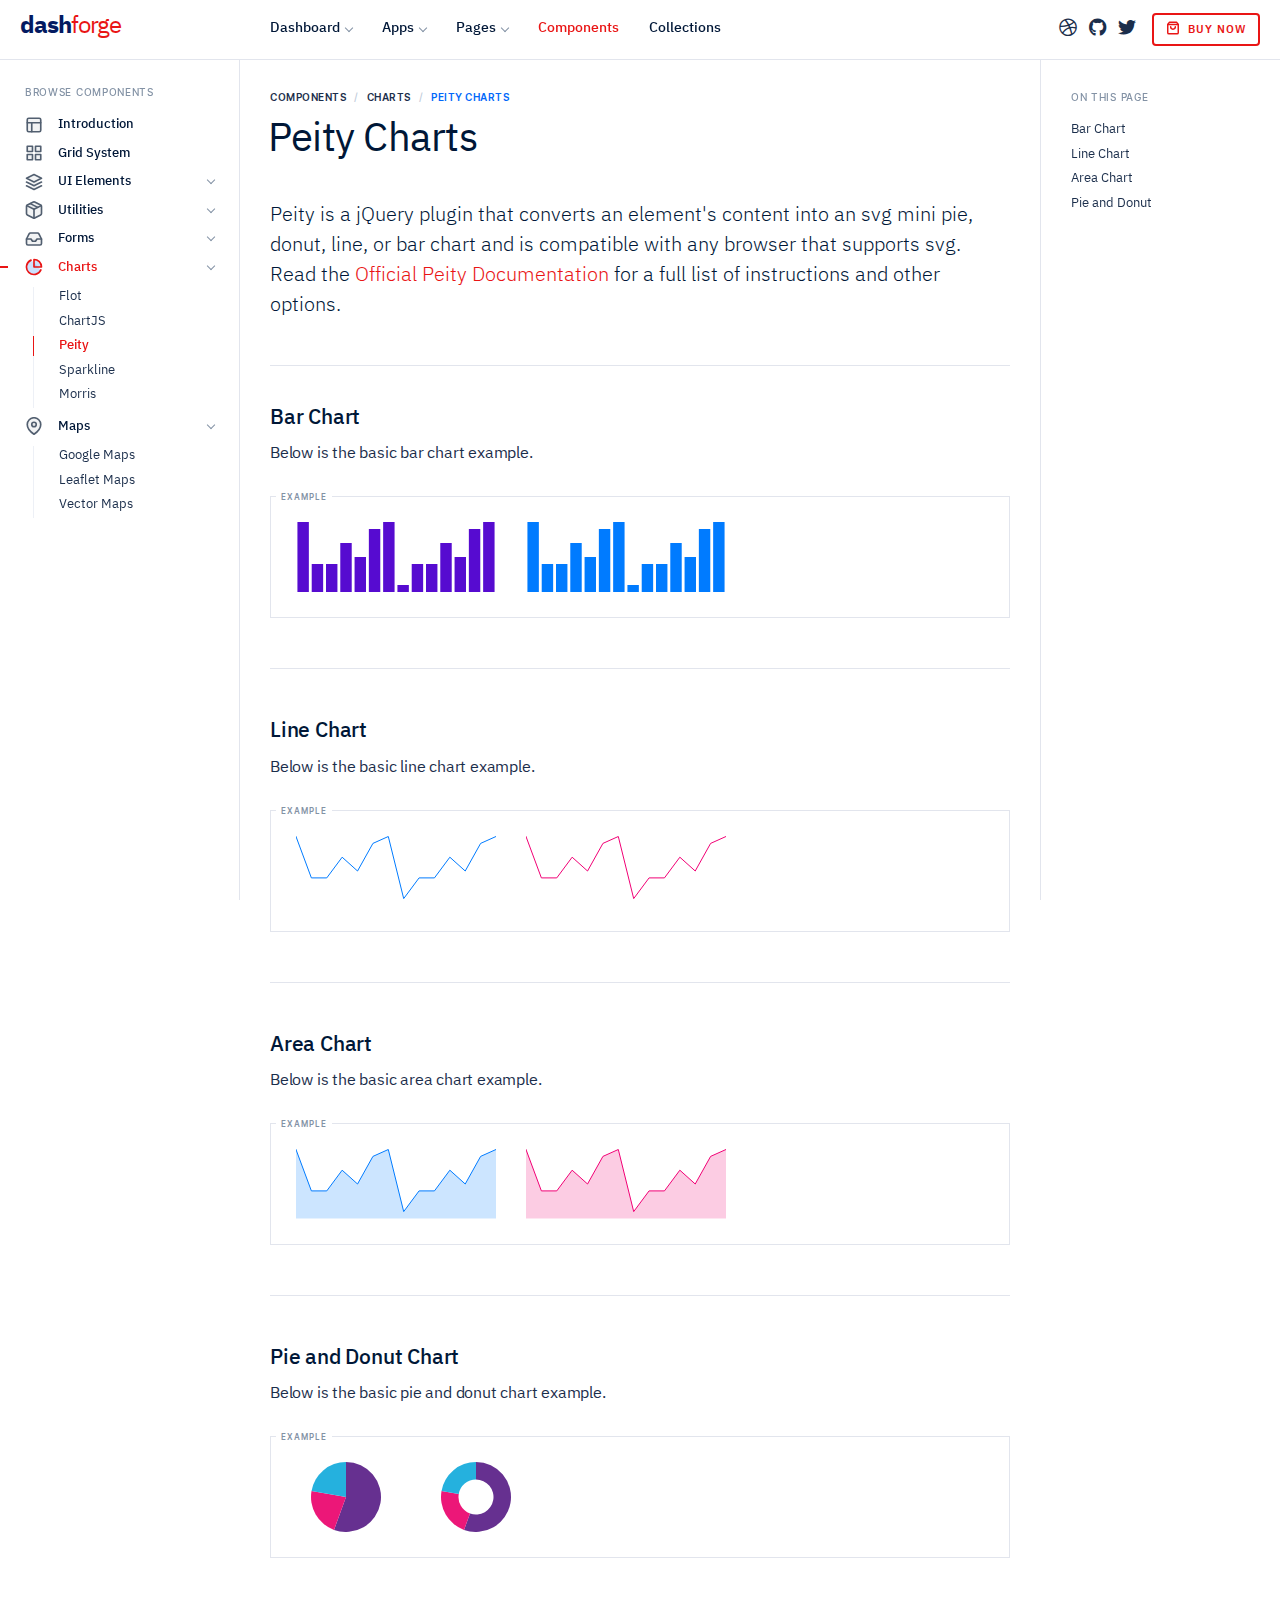
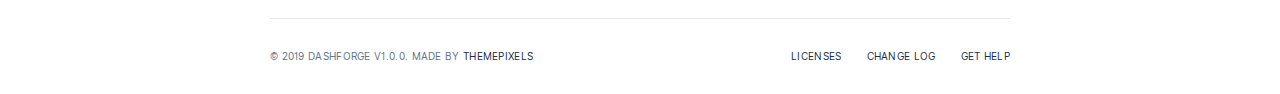
<file: components/chart-peity.html>
<!DOCTYPE html>
<html lang="en">
  <head>

    <!-- Required meta tags -->
    <meta charset="utf-8">
    <meta name="viewport" content="width=device-width, initial-scale=1, shrink-to-fit=no">

    <!-- Twitter -->
    <meta name="twitter:site" content="@themepixels">
    <meta name="twitter:creator" content="@themepixels">
    <meta name="twitter:card" content="summary_large_image">
    <meta name="twitter:title" content="DashForge">
    <meta name="twitter:description" content="Responsive Bootstrap 4 Dashboard Template">
    <meta name="twitter:image" content="http://themepixels.me/dashforge/img/dashforge-social.png">

    <!-- Facebook -->
    <meta property="og:url" content="http://themepixels.me/dashforge">
    <meta property="og:title" content="DashForge">
    <meta property="og:description" content="Responsive Bootstrap 4 Dashboard Template">

    <meta property="og:image" content="http://themepixels.me/dashforge/img/dashforge-social.png">
    <meta property="og:image:secure_url" content="http://themepixels.me/dashforge/img/dashforge-social.png">
    <meta property="og:image:type" content="image/png">
    <meta property="og:image:width" content="1200">
    <meta property="og:image:height" content="600">

    <!-- Meta -->
    <meta name="description" content="Responsive Bootstrap 4 Dashboard Template">
    <meta name="author" content="ThemePixels">

    <!-- Favicon -->
    <link rel="shortcut icon" type="image/x-icon" href="../assets/img/favicon.png">

    <title>DashForge Responsive Bootstrap 4 Dashboard Template</title>

    <!-- vendor css -->
    <link href="../lib/@fortawesome/fontawesome-free/css/all.min.css" rel="stylesheet">
    <link href="../lib/ionicons/css/ionicons.min.css" rel="stylesheet">
    <link href="../lib/typicons.font/typicons.css" rel="stylesheet">
    <link href="../lib/prismjs/themes/prism-vs.css" rel="stylesheet">

    <!-- DashForge CSS -->
    <link rel="stylesheet" href="../assets/css/dashforge.css">
		<link rel="stylesheet" href="../assets/css/dashforge.demo.css">

  </head>
  <body data-spy="scroll" data-target="#navSection" data-offset="120">

    <header class="navbar navbar-header navbar-header-fixed">
      <a href="" id="sidebarMenuOpen" class="burger-menu"><i data-feather="arrow-left"></i></a>
      <div class="navbar-brand">
        <a href="../index.html" class="df-logo">dash<span>forge</span></a>
      </div><!-- navbar-brand -->
      <div id="navbarMenu" class="navbar-menu-wrapper">
        <div class="navbar-menu-header">
          <a href="../index.html" class="df-logo">dash<span>forge</span></a>
          <a id="mainMenuClose" href=""><i data-feather="x"></i></a>
        </div><!-- navbar-menu-header -->
        <ul class="nav navbar-menu">
          <li class="nav-label pd-l-20 pd-lg-l-25 d-lg-none">Main Navigation</li>
          <li class="nav-item with-sub">
            <a href="" class="nav-link"><i data-feather="pie-chart"></i> Dashboard</a>
            <ul class="navbar-menu-sub">
              <li class="nav-sub-item"><a href="../template/classic/dashboard-one.html" class="nav-sub-link"><i data-feather="bar-chart-2"></i>Sales Monitoring</a></li>
              <li class="nav-sub-item"><a href="../template/classic/dashboard-two.html" class="nav-sub-link"><i data-feather="bar-chart-2"></i>Website Analytics</a></li>
              <li class="nav-sub-item"><a href="../template/classic/dashboard-three.html" class="nav-sub-link"><i data-feather="bar-chart-2"></i>Cryptocurrency</a></li>
              <li class="nav-sub-item"><a href="../template/classic/dashboard-four.html" class="nav-sub-link"><i data-feather="bar-chart-2"></i>Helpdesk Management</a></li>
            </ul>
          </li>
          <li class="nav-item with-sub">
            <a href="" class="nav-link"><i data-feather="package"></i> Apps</a>
            <ul class="navbar-menu-sub">
              <li class="nav-sub-item"><a href="../template/classic/app-calendar.html" class="nav-sub-link"><i data-feather="calendar"></i>Calendar</a></li>
              <li class="nav-sub-item"><a href="../template/classic/app-chat.html" class="nav-sub-link"><i data-feather="message-square"></i>Chat</a></li>
              <li class="nav-sub-item"><a href="../template/classic/app-contacts.html" class="nav-sub-link"><i data-feather="users"></i>Contacts</a></li>
              <li class="nav-sub-item"><a href="../template/classic/app-file-manager.html" class="nav-sub-link"><i data-feather="file-text"></i>File Manager</a></li>
              <li class="nav-sub-item"><a href="../template/classic/app-mail.html" class="nav-sub-link"><i data-feather="mail"></i>Mail</a></li>
            </ul>
          </li>
          <li class="nav-item with-sub">
            <a href="" class="nav-link"><i data-feather="layers"></i> Pages</a>
            <div class="navbar-menu-sub">
              <div class="d-lg-flex">
                <ul>
                  <li class="nav-label">Authentication</li>
                  <li class="nav-sub-item"><a href="../template/classic/page-signin.html" class="nav-sub-link"><i data-feather="log-in"></i> Sign In</a></li>
                  <li class="nav-sub-item"><a href="../template/classic/page-signup.html" class="nav-sub-link"><i data-feather="user-plus"></i> Sign Up</a></li>
                  <li class="nav-sub-item"><a href="../template/classic/page-verify.html" class="nav-sub-link"><i data-feather="user-check"></i> Verify Account</a></li>
                  <li class="nav-sub-item"><a href="../template/classic/page-forgot.html" class="nav-sub-link"><i data-feather="shield-off"></i> Forgot Password</a></li>
                  <li class="nav-label mg-t-20">User Pages</li>
                  <li class="nav-sub-item"><a href="../template/classic/page-profile-view.html" class="nav-sub-link"><i data-feather="user"></i> View Profile</a></li>
                  <li class="nav-sub-item"><a href="../template/classic/page-connections.html" class="nav-sub-link"><i data-feather="users"></i> Connections</a></li>
                  <li class="nav-sub-item"><a href="../template/classic/page-groups.html" class="nav-sub-link"><i data-feather="users"></i> Groups</a></li>
                  <li class="nav-sub-item"><a href="../template/classic/page-events.html" class="nav-sub-link"><i data-feather="calendar"></i> Events</a></li>
                </ul>
                <ul>
                  <li class="nav-label">Error Pages</li>
                  <li class="nav-sub-item"><a href="../template/classic/page-404.html" class="nav-sub-link"><i data-feather="file"></i> 404 Page Not Found</a></li>
                  <li class="nav-sub-item"><a href="../template/classic/page-500.html" class="nav-sub-link"><i data-feather="file"></i> 500 Internal Server</a></li>
                  <li class="nav-sub-item"><a href="../template/classic/page-503.html" class="nav-sub-link"><i data-feather="file"></i> 503 Service Unavailable</a></li>
                  <li class="nav-sub-item"><a href="../template/classic/page-505.html" class="nav-sub-link"><i data-feather="file"></i> 505 Forbidden</a></li>
                  <li class="nav-label mg-t-20">Other Pages</li>
                  <li class="nav-sub-item"><a href="../template/classic/page-timeline.html" class="nav-sub-link"><i data-feather="file-text"></i> Timeline</a></li>
                  <li class="nav-sub-item"><a href="../template/classic/page-pricing.html" class="nav-sub-link"><i data-feather="file-text"></i> Pricing</a></li>
                  <li class="nav-sub-item"><a href="../template/classic/page-help-center.html" class="nav-sub-link"><i data-feather="file-text"></i> Help Center</a></li>
                  <li class="nav-sub-item"><a href="../template/classic/page-invoice.html" class="nav-sub-link"><i data-feather="file-text"></i> Invoice</a></li>
                </ul>
              </div>
            </div><!-- nav-sub -->
          </li>
          <li class="nav-item active"><a href="index.html" class="nav-link"><i data-feather="box"></i> Components</a></li>
          <li class="nav-item"><a href="../collections/" class="nav-link"><i data-feather="archive"></i> Collections</a></li>
        </ul>
      </div><!-- navbar-menu-wrapper -->
      <div class="navbar-right">
        <a href="http://dribbble.com/themepixels" class="btn btn-social"><i class="fab fa-dribbble"></i></a>
        <a href="https://github.com/themepixels" class="btn btn-social"><i class="fab fa-github"></i></a>
        <a href="https://twitter.com/themepixels" class="btn btn-social"><i class="fab fa-twitter"></i></a>
        <a href="https://themeforest.net/item/azia-responsive-bootstrap-4-dashboard-template/22983790" class="btn btn-buy"><i data-feather="shopping-bag"></i> <span>Buy Now</span></a>
      </div><!-- navbar-right -->
    </header><!-- navbar -->

    <div id="sidebarMenu" class="sidebar sidebar-fixed sidebar-components">
      <div class="sidebar-header">
        <a href="" id="mainMenuOpen"><i data-feather="menu"></i></a>
        <h5>Components</h5>
        <a href="" id="sidebarMenuClose"><i data-feather="x"></i></a>
      </div><!-- sidebar-header -->
      <div class="sidebar-body">
        <ul class="sidebar-nav">
          <li class="nav-label mg-b-15">Browse Components</li>
          <li class="nav-item"><a href="index.html" class="nav-link"><i data-feather="layout"></i> Introduction</a></li>
          <li class="nav-item"><a href="grid.html" class="nav-link"><i data-feather="grid"></i> Grid System</a></li>
          <li class="nav-item">
            <a href="" class="nav-link with-sub"><i data-feather="layers"></i> UI Elements</a>
            <nav class="nav">
              <a href="el-accordion.html">Accordion</a>
              <a href="el-alerts.html">Alerts</a>
              <a href="el-avatar.html">Avatar</a>
              <a href="el-badge.html">Badge</a>
              <a href="el-breadcrumbs.html">Breadcrumbs</a>
              <a href="el-buttons.html">Buttons</a>
              <a href="el-button-groups.html">Button Groups</a>
              <a href="el-cards.html">Cards</a>
              <a href="el-carousel.html">Carousel</a>
              <a href="el-collapse.html">Collapse</a>
              <a href="el-dropdown.html">Dropdown</a>
              <a href="el-icons.html">Icons</a>
              <a href="el-images.html">Images</a>
              <a href="el-list-group.html">List Group</a>
              <a href="el-marker.html">Marker</a>
              <a href="el-media-object.html">Media Object</a>
              <a href="el-modal.html">Modal</a>
              <a href="el-navs.html">Navs</a>
              <a href="el-navbar.html">Navbar</a>
              <a href="el-off-canvas.html">Off-Canvas</a>
              <a href="el-pagination.html">Pagination</a>
              <a href="el-placeholder.html">Placeholder</a>
              <a href="el-popovers.html">Popovers</a>
							<a href="el-progress.html">Progress</a>
              <a href="el-steps.html">Steps</a>
              <a href="el-scrollbar.html">Scrollbar</a>
              <a href="el-scrollspy.html">Scrollspy</a>
              <a href="el-spinners.html">Spinners</a>
              <a href="el-tab.html">Tab</a>
              <a href="el-toast.html">Toast </a>
              <a href="el-tooltips.html">Tooltips</a>
              <a href="el-table-basic.html">Table Basic</a>
              <a href="el-table-advanced.html">Table Advanced</a>
            </nav>
          </li>
          <li class="nav-item">
            <a href="" class="nav-link with-sub"><i data-feather="package"></i> Utilities</a>
            <nav class="nav">
              <a href="util-animation.html">Animation</a>
              <a href="util-background.html">Background</a>
              <a href="util-border.html">Border</a>
              <a href="util-display.html">Display</a>
              <a href="util-divider.html">Divider</a>
              <a href="util-flex.html">Flex</a>
              <a href="util-height.html">Height</a>
              <a href="util-margin.html">Margin</a>
              <a href="util-padding.html">Padding</a>
              <a href="util-position.html">Position</a>
              <a href="util-typography.html">Typography</a>
              <a href="util-width.html">Width</a>
              <a href="util-extras.html">Extras</a>
            </nav>
          </li>
          <li class="nav-item">
            <a href="" class="nav-link with-sub"><i data-feather="inbox"></i> Forms</a>
            <nav class="nav">
              <a href="form-elements.html">Form Elements</a>
              <a href="form-input-group.html">Input Group</a>
              <a href="form-input-tags.html">Input Tags</a>
              <a href="form-input-masks.html">Input Masks</a>
              <a href="form-layouts.html">Form Layouts</a>
              <a href="form-validation.html">Form Validation</a>
              <a href="form-wizard.html">Form Wizard</a>
              <a href="form-text-editor.html">Text Editor</a>
              <a href="form-rangeslider.html">Range Slider</a>
              <a href="form-datepicker.html">Date Pickers</a>
              <a href="form-select2.html">Select2</a>
              <a href="form-search.html">Search</a>
            </nav>
          </li>
          <li class="nav-item show">
            <a href="" class="nav-link with-sub active"><i data-feather="pie-chart"></i> Charts</a>
            <nav class="nav">
              <a href="chart-flot.html">Flot</a>
              <a href="chart-chartjs.html">ChartJS</a>
              <a href="chart-peity.html" class="active">Peity</a>
              <a href="chart-sparkline.html">Sparkline</a>
              <a href="chart-morris.html">Morris</a>
            </nav>
          </li>
          <li class="nav-item show">
            <a href="" class="nav-link with-sub"><i data-feather="map-pin"></i> Maps</a>
            <nav class="nav">
              <a href="map-google.html">Google Maps</a>
              <a href="map-leaflet.html">Leaflet Maps</a>
              <a href="map-vector.html">Vector Maps</a>
            </nav>
          </li>
        </ul>
      </div><!-- sidebar-body -->
    </div><!-- sidebar -->

    <div class="section-nav">
      <label class="nav-label">On This Page</label>
      <nav id="navSection" class="nav flex-column">
        <a href="#section1" class="nav-link">Bar Chart</a>
        <a href="#section2" class="nav-link">Line Chart</a>
        <a href="#section3" class="nav-link">Area Chart</a>
        <a href="#section4" class="nav-link">Pie and Donut</a>
      </nav>
    </div><!-- df-section-nav -->

    <div class="content content-components">
      <div class="container">
        <ol class="breadcrumb df-breadcrumbs mg-b-10">
          <li class="breadcrumb-item"><a href="#">Components</a></li>
          <li class="breadcrumb-item"><a href="#">Charts</a></li>
          <li class="breadcrumb-item active" aria-current="page">Peity Charts</li>
        </ol>

        <h1 class="df-title">Peity Charts</h1>
        <p class="df-lead">Peity is a jQuery plugin that converts an element's content into an svg mini pie, donut, line, or bar chart and is compatible with any browser that supports svg. Read the <a href="http://benpickles.github.io/peity/" target="_blank">Official Peity Documentation</a> for a full list of instructions and other options.</p>

        <hr class="mg-y-40">

        <h4 id="section1" class="mg-b-10">Bar Chart</h4>
        <p class="mg-b-30">Below is the basic bar chart example.</p>

        <div data-label="Example" class="df-example">
          <div class="d-sm-flex">
            <div>
              <span class="peity-bar" data-peity='{ "fill": ["#560bd0"], "height": 70, "width": 200 }'>10,4,4,7,5,9,10,1,4,4,7,5,9,10</span>
            </div>
            <div class="mg-sm-l-30 mg-t-20 mg-sm-t-0">
              <span class="peity-bar" data-peity='{ "fill": ["#007bff"], "height": 70, "width": 200 }'>10,4,4,7,5,9,10,1,4,4,7,5,9,10</span>
            </div>
          </div>
        </div><!-- df-example -->

        <hr class="mg-y-50 mg-b-40">

        <h4 id="section2" class="mg-b-10">Line Chart</h4>
        <p class="mg-b-30">Below is the basic line chart example.</p>

        <div data-label="Example" class="df-example">
          <div class="d-sm-flex">
            <div>
              <span class="peity-line" data-peity='{ "fill": false, "stroke": "#007bff", "height": 70, "width": 200 }'>10,4,4,7,5,9,10,1,4,4,7,5,9,10</span>
            </div>
            <div class="mg-sm-l-30 mg-t-20 mg-sm-t-0">
              <span class="peity-line" data-peity='{ "fill": false, "stroke": "#f10075", "height": 70, "width": 200 }'>10,4,4,7,5,9,10,1,4,4,7,5,9,10</span>
            </div>
          </div>
        </div><!-- df-example -->

        <hr class="mg-y-50 mg-b-40">

        <h4 id="section3" class="mg-b-10">Area Chart</h4>
        <p class="mg-b-30">Below is the basic area chart example.</p>

        <div data-label="Example" class="df-example">
          <div class="d-sm-flex">
            <div>
              <span class="peity-line" data-peity='{ "fill": "rgba(0,123,255,.2)", "stroke": "#007bff", "height": 70, "width": 200 }'>10,4,4,7,5,9,10,1,4,4,7,5,9,10</span>
            </div>
            <div class="mg-sm-l-30 mg-t-20 mg-sm-t-0">
              <span class="peity-line" data-peity='{ "fill": "rgba(241,0,117,.2)", "stroke": "#f10075", "height": 70, "width": 200 }'>10,4,4,7,5,9,10,1,4,4,7,5,9,10</span>
            </div>
          </div>
        </div><!-- df-example -->

        <hr class="mg-y-50 mg-b-40">

        <h4 id="section4" class="mg-b-10">Pie and Donut Chart</h4>
        <p class="mg-b-30">Below is the basic pie and donut chart example.</p>

        <div data-label="Example" class="df-example">
          <div class="d-flex">
            <div>
              <span class="peity-pie" data-peity='{ "fill": ["#663090","#EC1778","#25B1DE"], "height": 70, "width": 100 }'>10,4,4</span>
            </div>
            <div class="mg-l-30">
              <span class="peity-donut" data-peity='{ "fill": ["#663090","#EC1778","#25B1DE"], "height": 70, "width": 100 }'>10,4,4</span>
            </div>
          </div>
        </div><!-- df-example -->

        <footer class="content-footer">
          <div>
            <span>&copy; 2019 DashForge v1.0.0. </span>
            <span>Made by <a href="http://themepixels.me">ThemePixels</a></span>
          </div>
          <div>
            <nav class="nav">
              <a href="https://themeforest.net/licenses/standard" class="nav-link">Licenses</a>
              <a href="../change-log.html" class="nav-link">Change Log</a>
              <a href="https://discordapp.com/invite/RYqkVuw" class="nav-link">Get Help</a>
            </nav>
          </div>
        </footer><!-- content-footer -->

      </div><!-- container -->
    </div><!-- content -->

    <script src="../lib/jquery/jquery.min.js"></script>
    <script src="../lib/bootstrap/js/bootstrap.bundle.min.js"></script>
    <script src="../lib/feather-icons/feather.min.js"></script>
    <script src="../lib/perfect-scrollbar/perfect-scrollbar.min.js"></script>
    <script src="../lib/peity/jquery.peity.min.js"></script>

    <script src="../assets/js/dashforge.js"></script>
    <script src="../assets/js/chart.peity.js"></script>
  </body>
</html>
</file>
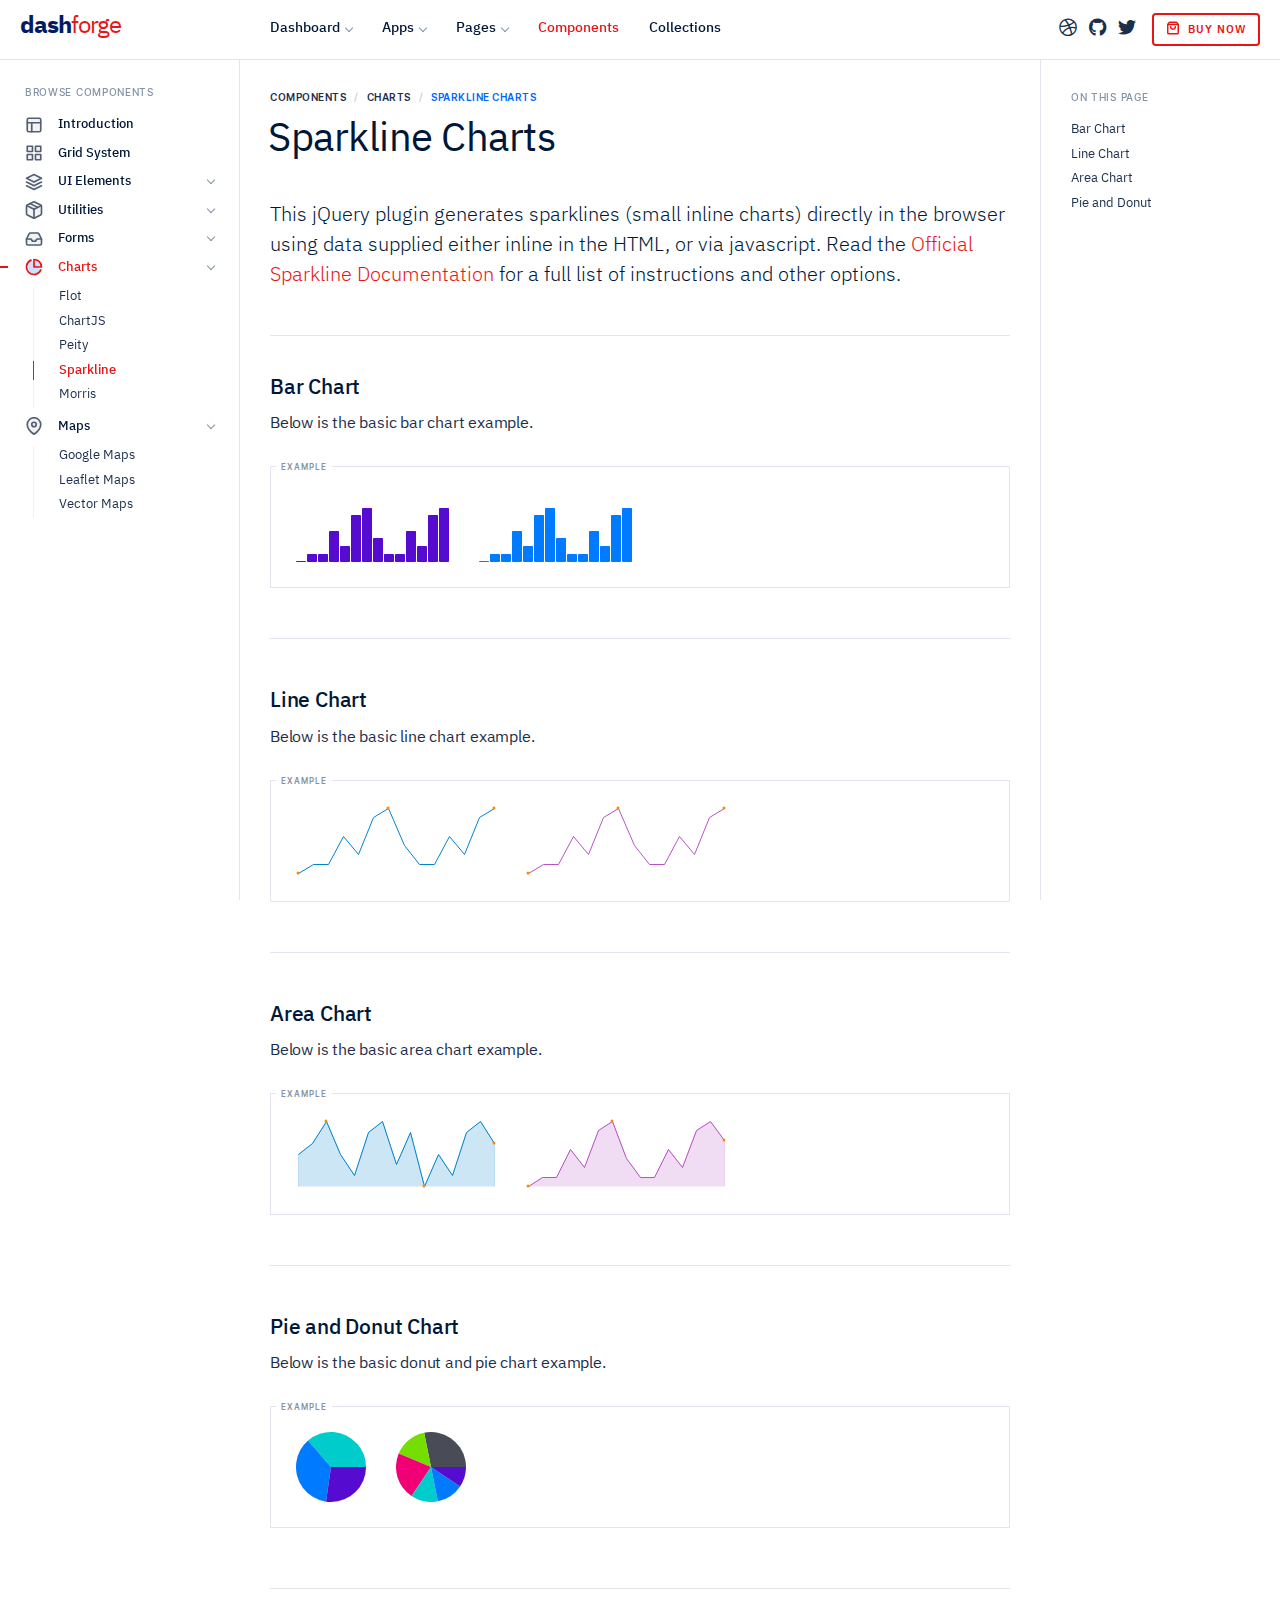
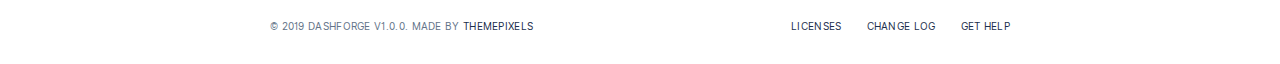
<file: components/chart-sparkline.html>
<!DOCTYPE html>
<html lang="en">
  <head>

    <!-- Required meta tags -->
    <meta charset="utf-8">
    <meta name="viewport" content="width=device-width, initial-scale=1, shrink-to-fit=no">

    <!-- Twitter -->
    <meta name="twitter:site" content="@themepixels">
    <meta name="twitter:creator" content="@themepixels">
    <meta name="twitter:card" content="summary_large_image">
    <meta name="twitter:title" content="DashForge">
    <meta name="twitter:description" content="Responsive Bootstrap 4 Dashboard Template">
    <meta name="twitter:image" content="http://themepixels.me/dashforge/img/dashforge-social.png">

    <!-- Facebook -->
    <meta property="og:url" content="http://themepixels.me/dashforge">
    <meta property="og:title" content="DashForge">
    <meta property="og:description" content="Responsive Bootstrap 4 Dashboard Template">

    <meta property="og:image" content="http://themepixels.me/dashforge/img/dashforge-social.png">
    <meta property="og:image:secure_url" content="http://themepixels.me/dashforge/img/dashforge-social.png">
    <meta property="og:image:type" content="image/png">
    <meta property="og:image:width" content="1200">
    <meta property="og:image:height" content="600">

    <!-- Meta -->
    <meta name="description" content="Responsive Bootstrap 4 Dashboard Template">
    <meta name="author" content="ThemePixels">

    <!-- Favicon -->
    <link rel="shortcut icon" type="image/x-icon" href="../assets/img/favicon.png">

    <title>DashForge Responsive Bootstrap 4 Dashboard Template</title>

    <!-- vendor css -->
    <link href="../lib/@fortawesome/fontawesome-free/css/all.min.css" rel="stylesheet">
    <link href="../lib/ionicons/css/ionicons.min.css" rel="stylesheet">
    <link href="../lib/typicons.font/typicons.css" rel="stylesheet">
    <link href="../lib/prismjs/themes/prism-vs.css" rel="stylesheet">

    <!-- DashForge CSS -->
    <link rel="stylesheet" href="../assets/css/dashforge.css">
		<link rel="stylesheet" href="../assets/css/dashforge.demo.css">

  </head>
  <body data-spy="scroll" data-target="#navSection" data-offset="120">

    <header class="navbar navbar-header navbar-header-fixed">
      <a href="" id="sidebarMenuOpen" class="burger-menu"><i data-feather="arrow-left"></i></a>
      <div class="navbar-brand">
        <a href="../index.html" class="df-logo">dash<span>forge</span></a>
      </div><!-- navbar-brand -->
      <div id="navbarMenu" class="navbar-menu-wrapper">
        <div class="navbar-menu-header">
          <a href="../index.html" class="df-logo">dash<span>forge</span></a>
          <a id="mainMenuClose" href=""><i data-feather="x"></i></a>
        </div><!-- navbar-menu-header -->
        <ul class="nav navbar-menu">
          <li class="nav-label pd-l-20 pd-lg-l-25 d-lg-none">Main Navigation</li>
          <li class="nav-item with-sub">
            <a href="" class="nav-link"><i data-feather="pie-chart"></i> Dashboard</a>
            <ul class="navbar-menu-sub">
              <li class="nav-sub-item"><a href="../template/classic/dashboard-one.html" class="nav-sub-link"><i data-feather="bar-chart-2"></i>Sales Monitoring</a></li>
              <li class="nav-sub-item"><a href="../template/classic/dashboard-two.html" class="nav-sub-link"><i data-feather="bar-chart-2"></i>Website Analytics</a></li>
              <li class="nav-sub-item"><a href="../template/classic/dashboard-three.html" class="nav-sub-link"><i data-feather="bar-chart-2"></i>Cryptocurrency</a></li>
              <li class="nav-sub-item"><a href="../template/classic/dashboard-four.html" class="nav-sub-link"><i data-feather="bar-chart-2"></i>Helpdesk Management</a></li>
            </ul>
          </li>
          <li class="nav-item with-sub">
            <a href="" class="nav-link"><i data-feather="package"></i> Apps</a>
            <ul class="navbar-menu-sub">
              <li class="nav-sub-item"><a href="../template/classic/app-calendar.html" class="nav-sub-link"><i data-feather="calendar"></i>Calendar</a></li>
              <li class="nav-sub-item"><a href="../template/classic/app-chat.html" class="nav-sub-link"><i data-feather="message-square"></i>Chat</a></li>
              <li class="nav-sub-item"><a href="../template/classic/app-contacts.html" class="nav-sub-link"><i data-feather="users"></i>Contacts</a></li>
              <li class="nav-sub-item"><a href="../template/classic/app-file-manager.html" class="nav-sub-link"><i data-feather="file-text"></i>File Manager</a></li>
              <li class="nav-sub-item"><a href="../template/classic/app-mail.html" class="nav-sub-link"><i data-feather="mail"></i>Mail</a></li>
            </ul>
          </li>
          <li class="nav-item with-sub">
            <a href="" class="nav-link"><i data-feather="layers"></i> Pages</a>
            <div class="navbar-menu-sub">
              <div class="d-lg-flex">
                <ul>
                  <li class="nav-label">Authentication</li>
                  <li class="nav-sub-item"><a href="../template/classic/page-signin.html" class="nav-sub-link"><i data-feather="log-in"></i> Sign In</a></li>
                  <li class="nav-sub-item"><a href="../template/classic/page-signup.html" class="nav-sub-link"><i data-feather="user-plus"></i> Sign Up</a></li>
                  <li class="nav-sub-item"><a href="../template/classic/page-verify.html" class="nav-sub-link"><i data-feather="user-check"></i> Verify Account</a></li>
                  <li class="nav-sub-item"><a href="../template/classic/page-forgot.html" class="nav-sub-link"><i data-feather="shield-off"></i> Forgot Password</a></li>
                  <li class="nav-label mg-t-20">User Pages</li>
                  <li class="nav-sub-item"><a href="../template/classic/page-profile-view.html" class="nav-sub-link"><i data-feather="user"></i> View Profile</a></li>
                  <li class="nav-sub-item"><a href="../template/classic/page-connections.html" class="nav-sub-link"><i data-feather="users"></i> Connections</a></li>
                  <li class="nav-sub-item"><a href="../template/classic/page-groups.html" class="nav-sub-link"><i data-feather="users"></i> Groups</a></li>
                  <li class="nav-sub-item"><a href="../template/classic/page-events.html" class="nav-sub-link"><i data-feather="calendar"></i> Events</a></li>
                </ul>
                <ul>
                  <li class="nav-label">Error Pages</li>
                  <li class="nav-sub-item"><a href="../template/classic/page-404.html" class="nav-sub-link"><i data-feather="file"></i> 404 Page Not Found</a></li>
                  <li class="nav-sub-item"><a href="../template/classic/page-500.html" class="nav-sub-link"><i data-feather="file"></i> 500 Internal Server</a></li>
                  <li class="nav-sub-item"><a href="../template/classic/page-503.html" class="nav-sub-link"><i data-feather="file"></i> 503 Service Unavailable</a></li>
                  <li class="nav-sub-item"><a href="../template/classic/page-505.html" class="nav-sub-link"><i data-feather="file"></i> 505 Forbidden</a></li>
                  <li class="nav-label mg-t-20">Other Pages</li>
                  <li class="nav-sub-item"><a href="../template/classic/page-timeline.html" class="nav-sub-link"><i data-feather="file-text"></i> Timeline</a></li>
                  <li class="nav-sub-item"><a href="../template/classic/page-pricing.html" class="nav-sub-link"><i data-feather="file-text"></i> Pricing</a></li>
                  <li class="nav-sub-item"><a href="../template/classic/page-help-center.html" class="nav-sub-link"><i data-feather="file-text"></i> Help Center</a></li>
                  <li class="nav-sub-item"><a href="../template/classic/page-invoice.html" class="nav-sub-link"><i data-feather="file-text"></i> Invoice</a></li>
                </ul>
              </div>
            </div><!-- nav-sub -->
          </li>
          <li class="nav-item active"><a href="index.html" class="nav-link"><i data-feather="box"></i> Components</a></li>
          <li class="nav-item"><a href="../collections/" class="nav-link"><i data-feather="archive"></i> Collections</a></li>
        </ul>
      </div><!-- navbar-menu-wrapper -->
      <div class="navbar-right">
        <a href="http://dribbble.com/themepixels" class="btn btn-social"><i class="fab fa-dribbble"></i></a>
        <a href="https://github.com/themepixels" class="btn btn-social"><i class="fab fa-github"></i></a>
        <a href="https://twitter.com/themepixels" class="btn btn-social"><i class="fab fa-twitter"></i></a>
        <a href="https://themeforest.net/item/azia-responsive-bootstrap-4-dashboard-template/22983790" class="btn btn-buy"><i data-feather="shopping-bag"></i> <span>Buy Now</span></a>
      </div><!-- navbar-right -->
    </header><!-- navbar -->

    <div id="sidebarMenu" class="sidebar sidebar-fixed sidebar-components">
      <div class="sidebar-header">
        <a href="" id="mainMenuOpen"><i data-feather="menu"></i></a>
        <h5>Components</h5>
        <a href="" id="sidebarMenuClose"><i data-feather="x"></i></a>
      </div><!-- sidebar-header -->
      <div class="sidebar-body">
        <ul class="sidebar-nav">
          <li class="nav-label mg-b-15">Browse Components</li>
          <li class="nav-item"><a href="index.html" class="nav-link"><i data-feather="layout"></i> Introduction</a></li>
          <li class="nav-item"><a href="grid.html" class="nav-link"><i data-feather="grid"></i> Grid System</a></li>
          <li class="nav-item">
            <a href="" class="nav-link with-sub"><i data-feather="layers"></i> UI Elements</a>
            <nav class="nav">
              <a href="el-accordion.html">Accordion</a>
              <a href="el-alerts.html">Alerts</a>
              <a href="el-avatar.html">Avatar</a>
              <a href="el-badge.html">Badge</a>
              <a href="el-breadcrumbs.html">Breadcrumbs</a>
              <a href="el-buttons.html">Buttons</a>
              <a href="el-button-groups.html">Button Groups</a>
              <a href="el-cards.html">Cards</a>
              <a href="el-carousel.html">Carousel</a>
              <a href="el-collapse.html">Collapse</a>
              <a href="el-dropdown.html">Dropdown</a>
              <a href="el-icons.html">Icons</a>
              <a href="el-images.html">Images</a>
              <a href="el-list-group.html">List Group</a>
              <a href="el-marker.html">Marker</a>
              <a href="el-media-object.html">Media Object</a>
              <a href="el-modal.html">Modal</a>
              <a href="el-navs.html">Navs</a>
              <a href="el-navbar.html">Navbar</a>
              <a href="el-off-canvas.html">Off-Canvas</a>
              <a href="el-pagination.html">Pagination</a>
              <a href="el-placeholder.html">Placeholder</a>
              <a href="el-popovers.html">Popovers</a>
							<a href="el-progress.html">Progress</a>
              <a href="el-steps.html">Steps</a>
              <a href="el-scrollbar.html">Scrollbar</a>
              <a href="el-scrollspy.html">Scrollspy</a>
              <a href="el-spinners.html">Spinners</a>
              <a href="el-tab.html">Tab</a>
              <a href="el-toast.html">Toast </a>
              <a href="el-tooltips.html">Tooltips</a>
              <a href="el-table-basic.html">Table Basic</a>
              <a href="el-table-advanced.html">Table Advanced</a>
            </nav>
          </li>
          <li class="nav-item">
            <a href="" class="nav-link with-sub"><i data-feather="package"></i> Utilities</a>
            <nav class="nav">
              <a href="util-animation.html">Animation</a>
              <a href="util-background.html">Background</a>
              <a href="util-border.html">Border</a>
              <a href="util-display.html">Display</a>
              <a href="util-divider.html">Divider</a>
              <a href="util-flex.html">Flex</a>
              <a href="util-height.html">Height</a>
              <a href="util-margin.html">Margin</a>
              <a href="util-padding.html">Padding</a>
              <a href="util-position.html">Position</a>
              <a href="util-typography.html">Typography</a>
              <a href="util-width.html">Width</a>
              <a href="util-extras.html">Extras</a>
            </nav>
          </li>
          <li class="nav-item">
            <a href="" class="nav-link with-sub"><i data-feather="inbox"></i> Forms</a>
            <nav class="nav">
              <a href="form-elements.html">Form Elements</a>
              <a href="form-input-group.html">Input Group</a>
              <a href="form-input-tags.html">Input Tags</a>
              <a href="form-input-masks.html">Input Masks</a>
              <a href="form-layouts.html">Form Layouts</a>
              <a href="form-validation.html">Form Validation</a>
              <a href="form-wizard.html">Form Wizard</a>
              <a href="form-text-editor.html">Text Editor</a>
              <a href="form-rangeslider.html">Range Slider</a>
              <a href="form-datepicker.html">Date Pickers</a>
              <a href="form-select2.html">Select2</a>
              <a href="form-search.html">Search</a>
            </nav>
          </li>
          <li class="nav-item show">
            <a href="" class="nav-link with-sub active"><i data-feather="pie-chart"></i> Charts</a>
            <nav class="nav">
              <a href="chart-flot.html">Flot</a>
              <a href="chart-chartjs.html">ChartJS</a>
              <a href="chart-peity.html">Peity</a>
              <a href="chart-sparkline.html" class="active">Sparkline</a>
              <a href="chart-morris.html">Morris</a>
            </nav>
          </li>
          <li class="nav-item show">
            <a href="" class="nav-link with-sub"><i data-feather="map-pin"></i> Maps</a>
            <nav class="nav">
              <a href="map-google.html">Google Maps</a>
              <a href="map-leaflet.html">Leaflet Maps</a>
              <a href="map-vector.html">Vector Maps</a>
            </nav>
          </li>
        </ul>
      </div><!-- sidebar-body -->
    </div><!-- sidebar -->

    <div class="section-nav">
      <label class="nav-label">On This Page</label>
      <nav id="navSection" class="nav flex-column">
        <a href="#section1" class="nav-link">Bar Chart</a>
        <a href="#section2" class="nav-link">Line Chart</a>
        <a href="#section3" class="nav-link">Area Chart</a>
        <a href="#section4" class="nav-link">Pie and Donut</a>
      </nav>
    </div><!-- df-section-nav -->

    <div class="content content-components">
      <div class="container">
        <ol class="breadcrumb df-breadcrumbs mg-b-10">
          <li class="breadcrumb-item"><a href="#">Components</a></li>
          <li class="breadcrumb-item"><a href="#">Charts</a></li>
          <li class="breadcrumb-item active" aria-current="page">Sparkline Charts</li>
        </ol>

        <h1 class="df-title">Sparkline Charts</h1>
        <p class="df-lead">This jQuery plugin generates sparklines (small inline charts) directly in the browser using data supplied either inline in the HTML, or via javascript. Read the <a href="https://omnipotent.net/jquery.sparkline/#s-about" target="_blank">Official Sparkline Documentation</a> for a full list of instructions and other options.</p>

        <hr class="mg-y-40">

        <h4 id="section1" class="mg-b-10">Bar Chart</h4>
        <p class="mg-b-30">Below is the basic bar chart example.</p>

        <div data-label="Example" class="df-example">
          <div class="d-sm-flex">
            <div><span id="sparkline5">3,4,4,7,5,9,10,6,4,4,7,5,9,10</span></div>
            <div class="mg-sm-l-30 mg-t-20 mg-sm-t-0"><span id="sparkline6">3,4,4,7,5,9,10,6,4,4,7,5,9,10</span></div>
          </div>
        </div><!-- df-example -->

        <hr class="mg-y-50 mg-b-40">

        <h4 id="section2" class="mg-b-10">Line Chart</h4>
        <p class="mg-b-30">Below is the basic line chart example.</p>

        <div data-label="Example" class="df-example">
          <div class="d-sm-flex">
            <div><span id="sparkline1">3,4,4,7,5,9,10,6,4,4,7,5,9,10</span></div>
            <div class="mg-sm-l-30 mg-t-20 mg-sm-t-0"><span id="sparkline2">3,4,4,7,5,9,10,6,4,4,7,5,9,10</span></div>
          </div>
        </div><!-- df-example -->

        <hr class="mg-y-50 mg-b-40">

        <h4 id="section3" class="mg-b-10">Area Chart</h4>
        <p class="mg-b-30">Below is the basic area chart example.</p>

        <div data-label="Example" class="df-example">
          <div class="d-sm-flex">
            <div><span id="sparkline3">7,8,10,7,5,9,10,6,9,4,7,5,9,10,8</span></div>
            <div class="mg-sm-l-30 mg-t-20 mg-sm-t-0"><span id="sparkline4">3,4,4,7,5,9,10,6,4,4,7,5,9,10,8</span></div>
          </div>
        </div><!-- df-example -->

        <hr class="mg-y-50 mg-b-40">

        <h4 id="section4" class="mg-b-10">Pie and Donut Chart</h4>
        <p class="mg-b-30">Below is the basic donut and pie chart example.</p>

        <div data-label="Example" class="df-example">
          <div class="d-flex">
            <div><span id="sparkline9">3,4,4</span></div>
            <div class="mg-l-30"><span id="sparkline10">3,4,4,7,5,9</span></div>
          </div>
        </div><!-- df-example -->

        <footer class="content-footer">
          <div>
            <span>&copy; 2019 DashForge v1.0.0. </span>
            <span>Made by <a href="http://themepixels.me">ThemePixels</a></span>
          </div>
          <div>
            <nav class="nav">
              <a href="https://themeforest.net/licenses/standard" class="nav-link">Licenses</a>
              <a href="../change-log.html" class="nav-link">Change Log</a>
              <a href="https://discordapp.com/invite/RYqkVuw" class="nav-link">Get Help</a>
            </nav>
          </div>
        </footer><!-- content-footer -->

      </div><!-- container -->
    </div><!-- content -->

    <script src="../lib/jquery/jquery.min.js"></script>
    <script src="../lib/bootstrap/js/bootstrap.bundle.min.js"></script>
    <script src="../lib/feather-icons/feather.min.js"></script>
    <script src="../lib/perfect-scrollbar/perfect-scrollbar.min.js"></script>
    <script src="../lib/jquery-sparkline/jquery.sparkline.min.js"></script>

    <script src="../assets/js/dashforge.js"></script>
    <script src="../assets/js/chart.sparkline.js"></script>
  </body>
</html>
</file>
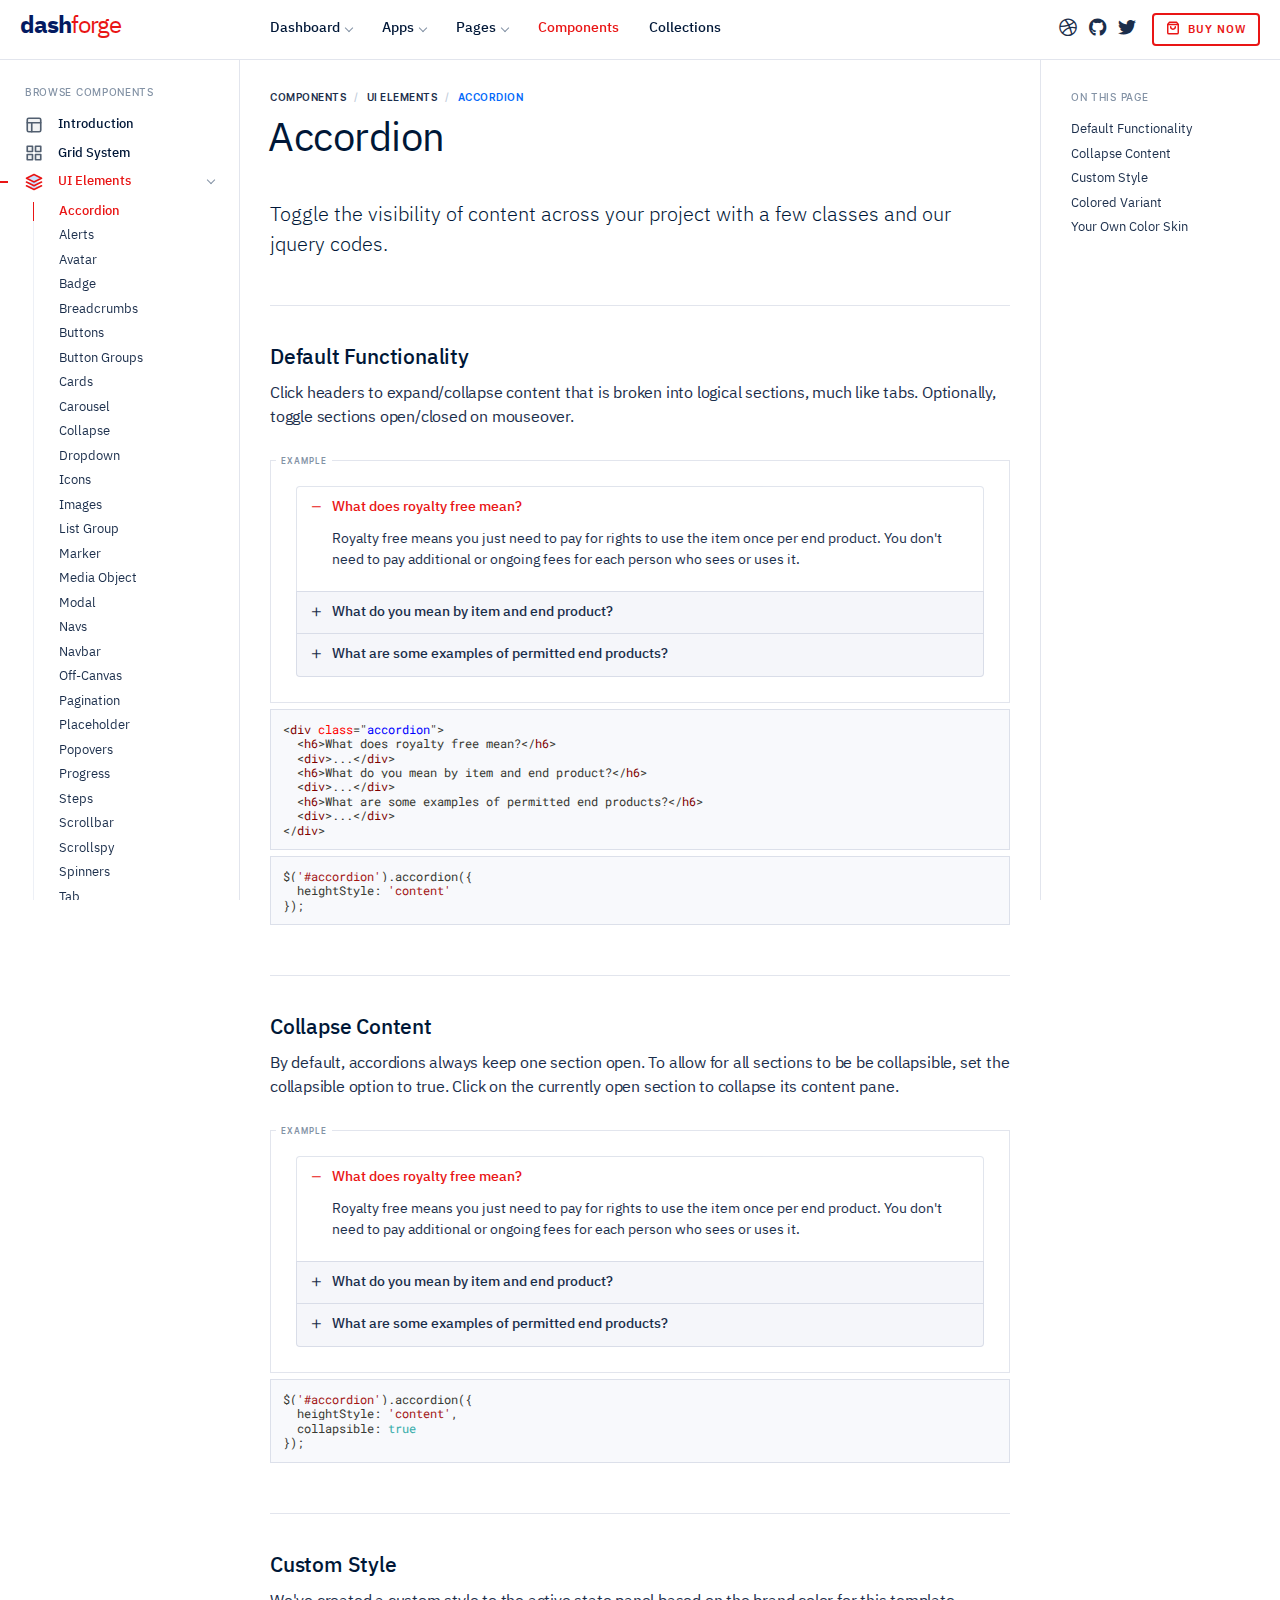
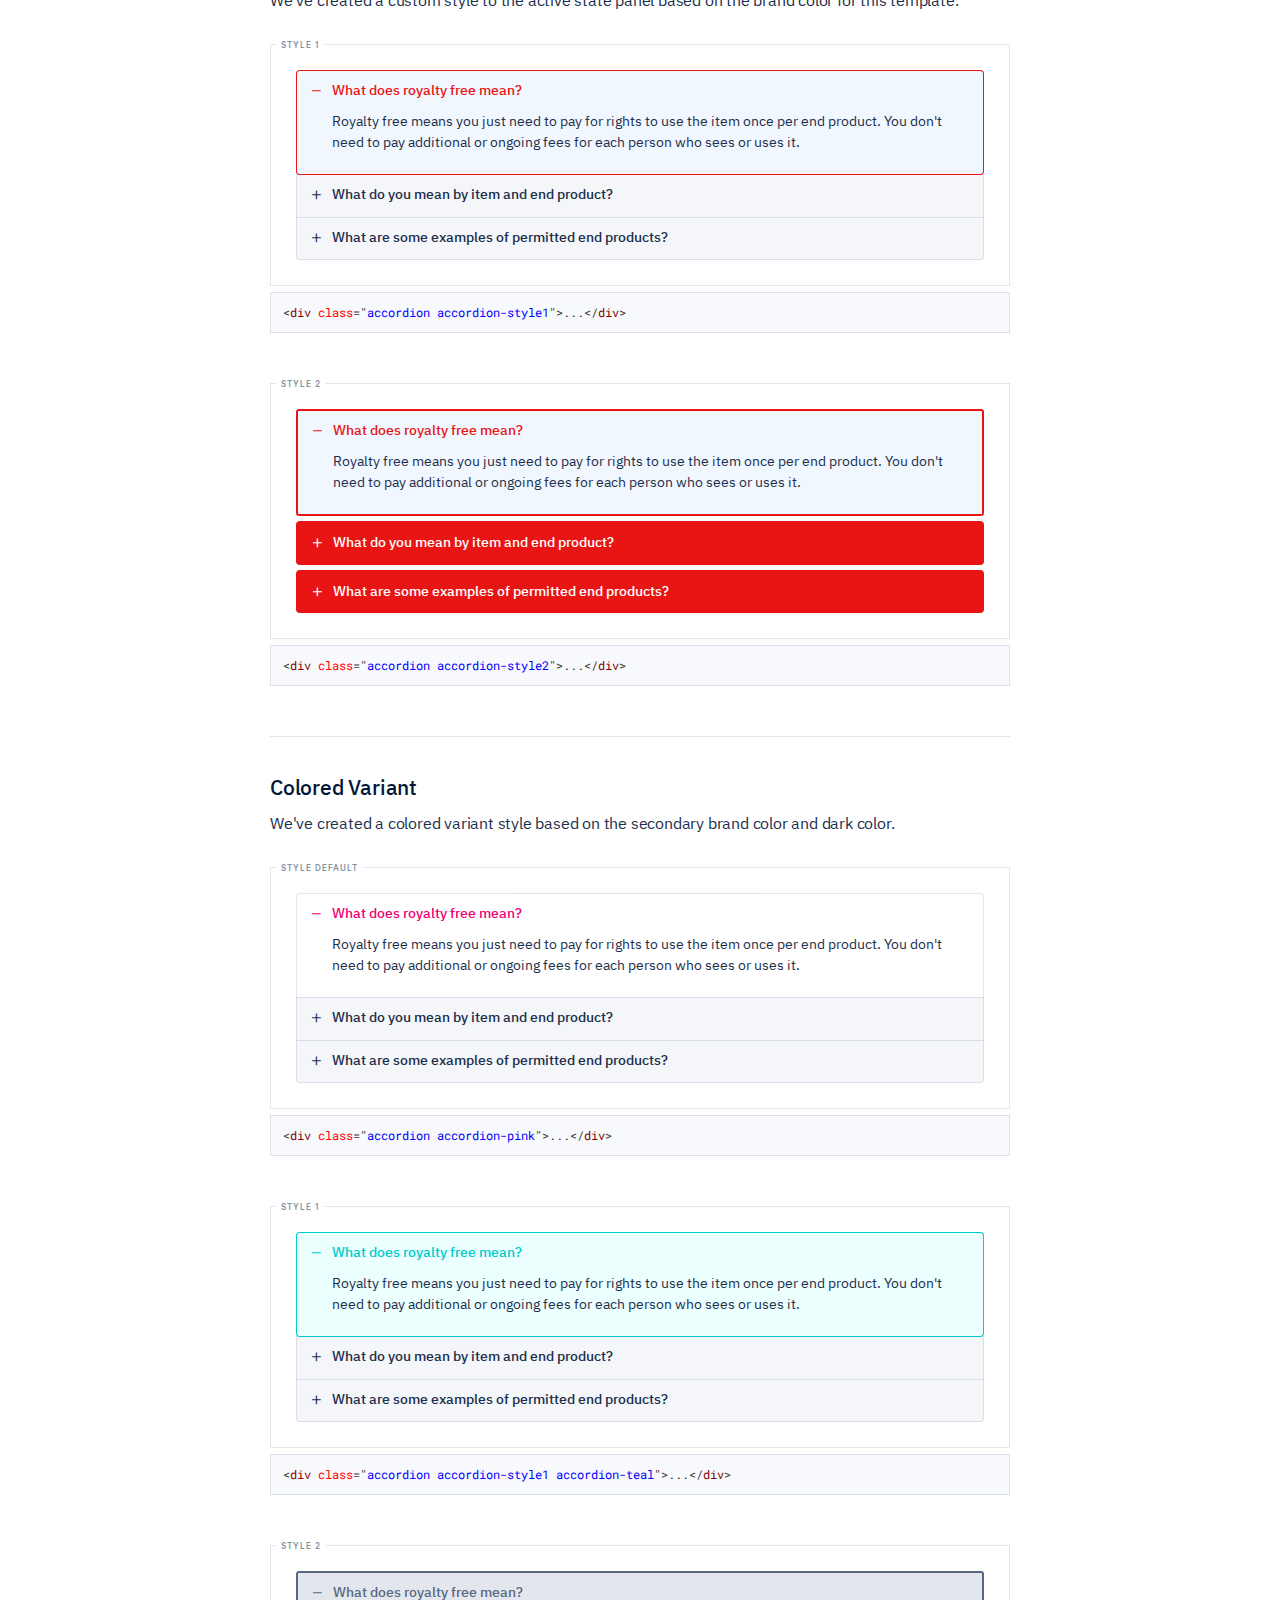
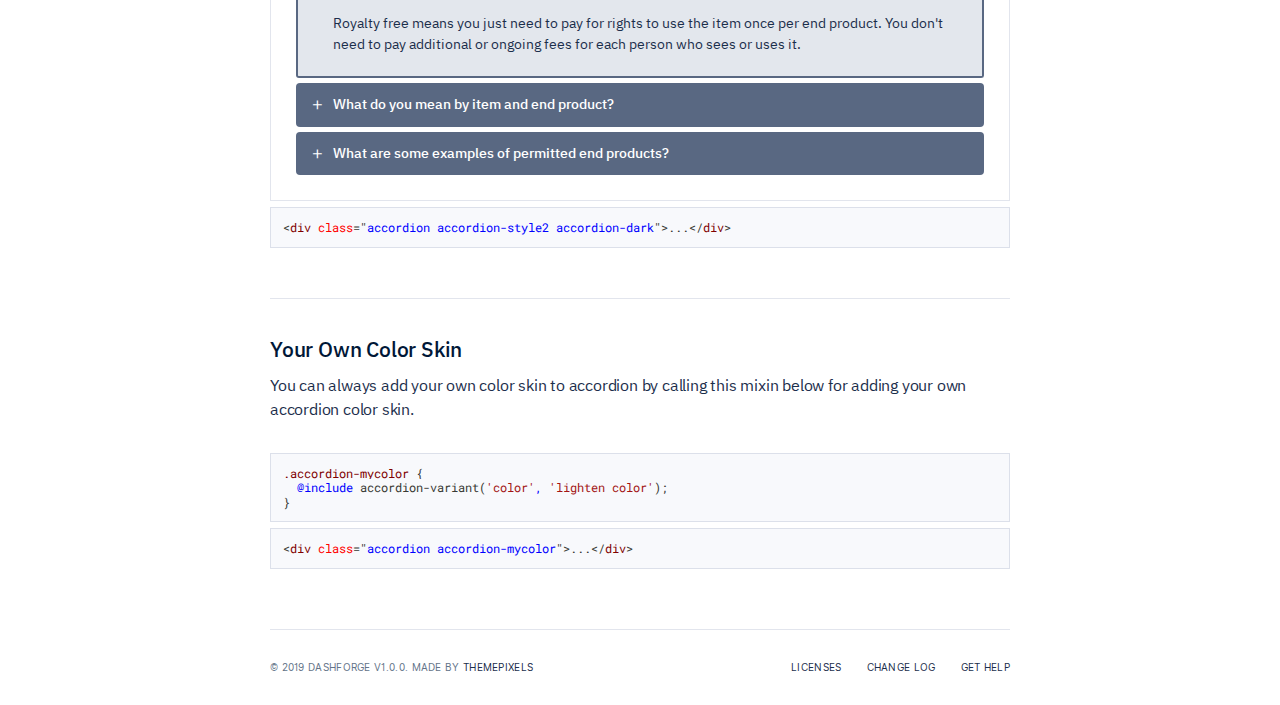
<file: components/el-accordion.html>
<!DOCTYPE html>
<html lang="en">
  <head>

    <!-- Required meta tags -->
    <meta charset="utf-8">
    <meta name="viewport" content="width=device-width, initial-scale=1, shrink-to-fit=no">

    <!-- Twitter -->
    <meta name="twitter:site" content="@themepixels">
    <meta name="twitter:creator" content="@themepixels">
    <meta name="twitter:card" content="summary_large_image">
    <meta name="twitter:title" content="DashForge">
    <meta name="twitter:description" content="Responsive Bootstrap 4 Dashboard Template">
    <meta name="twitter:image" content="http://themepixels.me/dashforge/img/dashforge-social.png">

    <!-- Facebook -->
    <meta property="og:url" content="http://themepixels.me/dashforge">
    <meta property="og:title" content="DashForge">
    <meta property="og:description" content="Responsive Bootstrap 4 Dashboard Template">

    <meta property="og:image" content="http://themepixels.me/dashforge/img/dashforge-social.png">
    <meta property="og:image:secure_url" content="http://themepixels.me/dashforge/img/dashforge-social.png">
    <meta property="og:image:type" content="image/png">
    <meta property="og:image:width" content="1200">
    <meta property="og:image:height" content="600">

    <!-- Meta -->
    <meta name="description" content="Responsive Bootstrap 4 Dashboard Template">
    <meta name="author" content="ThemePixels">

    <!-- Favicon -->
    <link rel="shortcut icon" type="image/x-icon" href="../assets/img/favicon.png">

    <title>DashForge Responsive Bootstrap 4 Dashboard Template</title>

    <!-- vendor css -->
    <link href="../lib/@fortawesome/fontawesome-free/css/all.min.css" rel="stylesheet">
    <link href="../lib/ionicons/css/ionicons.min.css" rel="stylesheet">
    <link href="../lib/typicons.font/typicons.css" rel="stylesheet">
    <link href="../lib/prismjs/themes/prism-vs.css" rel="stylesheet">

    <!-- DashForge CSS -->
    <link rel="stylesheet" href="../assets/css/dashforge.css">
		<link rel="stylesheet" href="../assets/css/dashforge.demo.css">

  </head>
  <body class="pos-relative" data-spy="scroll" data-target="#navSection" data-offset="120">

    <header class="navbar navbar-header navbar-header-fixed">
      <a href="" id="sidebarMenuOpen" class="burger-menu"><i data-feather="arrow-left"></i></a>
      <div class="navbar-brand">
        <a href="../index.html" class="df-logo">dash<span>forge</span></a>
      </div><!-- navbar-brand -->
      <div id="navbarMenu" class="navbar-menu-wrapper">
        <div class="navbar-menu-header">
          <a href="../index.html" class="df-logo">dash<span>forge</span></a>
          <a id="mainMenuClose" href=""><i data-feather="x"></i></a>
        </div><!-- navbar-menu-header -->
        <ul class="nav navbar-menu">
          <li class="nav-label pd-l-20 pd-lg-l-25 d-lg-none">Main Navigation</li>
          <li class="nav-item with-sub">
            <a href="" class="nav-link"><i data-feather="pie-chart"></i> Dashboard</a>
            <ul class="navbar-menu-sub">
              <li class="nav-sub-item"><a href="../template/classic/dashboard-one.html" class="nav-sub-link"><i data-feather="bar-chart-2"></i>Sales Monitoring</a></li>
              <li class="nav-sub-item"><a href="../template/classic/dashboard-two.html" class="nav-sub-link"><i data-feather="bar-chart-2"></i>Website Analytics</a></li>
              <li class="nav-sub-item"><a href="../template/classic/dashboard-three.html" class="nav-sub-link"><i data-feather="bar-chart-2"></i>Cryptocurrency</a></li>
              <li class="nav-sub-item"><a href="../template/classic/dashboard-four.html" class="nav-sub-link"><i data-feather="bar-chart-2"></i>Helpdesk Management</a></li>
            </ul>
          </li>
          <li class="nav-item with-sub">
            <a href="" class="nav-link"><i data-feather="package"></i> Apps</a>
            <ul class="navbar-menu-sub">
              <li class="nav-sub-item"><a href="../template/classic/app-calendar.html" class="nav-sub-link"><i data-feather="calendar"></i>Calendar</a></li>
              <li class="nav-sub-item"><a href="../template/classic/app-chat.html" class="nav-sub-link"><i data-feather="message-square"></i>Chat</a></li>
              <li class="nav-sub-item"><a href="../template/classic/app-contacts.html" class="nav-sub-link"><i data-feather="users"></i>Contacts</a></li>
              <li class="nav-sub-item"><a href="../template/classic/app-file-manager.html" class="nav-sub-link"><i data-feather="file-text"></i>File Manager</a></li>
              <li class="nav-sub-item"><a href="../template/classic/app-mail.html" class="nav-sub-link"><i data-feather="mail"></i>Mail</a></li>
            </ul>
          </li>
          <li class="nav-item with-sub">
            <a href="" class="nav-link"><i data-feather="layers"></i> Pages</a>
            <div class="navbar-menu-sub">
              <div class="d-lg-flex">
                <ul>
                  <li class="nav-label">Authentication</li>
                  <li class="nav-sub-item"><a href="../template/classic/page-signin.html" class="nav-sub-link"><i data-feather="log-in"></i> Sign In</a></li>
                  <li class="nav-sub-item"><a href="../template/classic/page-signup.html" class="nav-sub-link"><i data-feather="user-plus"></i> Sign Up</a></li>
                  <li class="nav-sub-item"><a href="../template/classic/page-verify.html" class="nav-sub-link"><i data-feather="user-check"></i> Verify Account</a></li>
                  <li class="nav-sub-item"><a href="../template/classic/page-forgot.html" class="nav-sub-link"><i data-feather="shield-off"></i> Forgot Password</a></li>
                  <li class="nav-label mg-t-20">User Pages</li>
                  <li class="nav-sub-item"><a href="../template/classic/page-profile-view.html" class="nav-sub-link"><i data-feather="user"></i> View Profile</a></li>
                  <li class="nav-sub-item"><a href="../template/classic/page-connections.html" class="nav-sub-link"><i data-feather="users"></i> Connections</a></li>
                  <li class="nav-sub-item"><a href="../template/classic/page-groups.html" class="nav-sub-link"><i data-feather="users"></i> Groups</a></li>
                  <li class="nav-sub-item"><a href="../template/classic/page-events.html" class="nav-sub-link"><i data-feather="calendar"></i> Events</a></li>
                </ul>
                <ul>
                  <li class="nav-label">Error Pages</li>
                  <li class="nav-sub-item"><a href="../template/classic/page-404.html" class="nav-sub-link"><i data-feather="file"></i> 404 Page Not Found</a></li>
                  <li class="nav-sub-item"><a href="../template/classic/page-500.html" class="nav-sub-link"><i data-feather="file"></i> 500 Internal Server</a></li>
                  <li class="nav-sub-item"><a href="../template/classic/page-503.html" class="nav-sub-link"><i data-feather="file"></i> 503 Service Unavailable</a></li>
                  <li class="nav-sub-item"><a href="../template/classic/page-505.html" class="nav-sub-link"><i data-feather="file"></i> 505 Forbidden</a></li>
                  <li class="nav-label mg-t-20">Other Pages</li>
                  <li class="nav-sub-item"><a href="../template/classic/page-timeline.html" class="nav-sub-link"><i data-feather="file-text"></i> Timeline</a></li>
                  <li class="nav-sub-item"><a href="../template/classic/page-pricing.html" class="nav-sub-link"><i data-feather="file-text"></i> Pricing</a></li>
                  <li class="nav-sub-item"><a href="../template/classic/page-help-center.html" class="nav-sub-link"><i data-feather="file-text"></i> Help Center</a></li>
                  <li class="nav-sub-item"><a href="../template/classic/page-invoice.html" class="nav-sub-link"><i data-feather="file-text"></i> Invoice</a></li>
                </ul>
              </div>
            </div><!-- nav-sub -->
          </li>
          <li class="nav-item active"><a href="index.html" class="nav-link"><i data-feather="box"></i> Components</a></li>
          <li class="nav-item"><a href="../collections/" class="nav-link"><i data-feather="archive"></i> Collections</a></li>
        </ul>
      </div><!-- navbar-menu-wrapper -->
      <div class="navbar-right">
        <a href="http://dribbble.com/themepixels" class="btn btn-social"><i class="fab fa-dribbble"></i></a>
        <a href="https://github.com/themepixels" class="btn btn-social"><i class="fab fa-github"></i></a>
        <a href="https://twitter.com/themepixels" class="btn btn-social"><i class="fab fa-twitter"></i></a>
        <a href="https://themeforest.net/item/azia-responsive-bootstrap-4-dashboard-template/22983790" class="btn btn-buy"><i data-feather="shopping-bag"></i> <span>Buy Now</span></a>
      </div><!-- navbar-right -->
    </header><!-- navbar -->

    <div id="sidebarMenu" class="sidebar sidebar-fixed sidebar-components">
      <div class="sidebar-header">
        <a href="" id="mainMenuOpen"><i data-feather="menu"></i></a>
        <h5>Components</h5>
        <a href="" id="sidebarMenuClose"><i data-feather="x"></i></a>
      </div><!-- sidebar-header -->
      <div class="sidebar-body">
        <ul class="sidebar-nav">
          <li class="nav-label mg-b-15">Browse Components</li>
          <li class="nav-item"><a href="index.html" class="nav-link"><i data-feather="layout"></i> Introduction</a></li>
          <li class="nav-item"><a href="grid.html" class="nav-link"><i data-feather="grid"></i> Grid System</a></li>
          <li class="nav-item show">
            <a href="" class="nav-link with-sub active"><i data-feather="layers"></i> UI Elements</a>
            <nav class="nav">
              <a href="el-accordion.html" class="active">Accordion</a>
              <a href="el-alerts.html">Alerts</a>
              <a href="el-avatar.html">Avatar</a>
              <a href="el-badge.html">Badge</a>
              <a href="el-breadcrumbs.html">Breadcrumbs</a>
              <a href="el-buttons.html">Buttons</a>
              <a href="el-button-groups.html">Button Groups</a>
              <a href="el-cards.html">Cards</a>
              <a href="el-carousel.html">Carousel</a>
              <a href="el-collapse.html">Collapse</a>
              <a href="el-dropdown.html">Dropdown</a>
              <a href="el-icons.html">Icons</a>
              <a href="el-images.html">Images</a>
              <a href="el-list-group.html">List Group</a>
              <a href="el-marker.html">Marker</a>
              <a href="el-media-object.html">Media Object</a>
              <a href="el-modal.html">Modal</a>
              <a href="el-navs.html">Navs</a>
              <a href="el-navbar.html">Navbar</a>
              <a href="el-off-canvas.html">Off-Canvas</a>
              <a href="el-pagination.html">Pagination</a>
              <a href="el-placeholder.html">Placeholder</a>
              <a href="el-popovers.html">Popovers</a>
							<a href="el-progress.html">Progress</a>
              <a href="el-steps.html">Steps</a>
              <a href="el-scrollbar.html">Scrollbar</a>
              <a href="el-scrollspy.html">Scrollspy</a>
              <a href="el-spinners.html">Spinners</a>
              <a href="el-tab.html">Tab</a>
              <a href="el-toast.html">Toast </a>
              <a href="el-tooltips.html">Tooltips</a>
              <a href="el-table-basic.html">Table Basic</a>
              <a href="el-table-advanced.html">Table Advanced</a>
            </nav>
          </li>
          <li class="nav-item show">
            <a href="" class="nav-link with-sub"><i data-feather="package"></i> Utilities</a>
            <nav class="nav">
              <a href="util-animation.html">Animation</a>
              <a href="util-background.html">Background</a>
              <a href="util-border.html">Border</a>
              <a href="util-display.html">Display</a>
              <a href="util-divider.html">Divider</a>
              <a href="util-flex.html">Flex</a>
              <a href="util-height.html">Height</a>
              <a href="util-margin.html">Margin</a>
              <a href="util-padding.html">Padding</a>
              <a href="util-position.html">Position</a>
              <a href="util-typography.html">Typography</a>
              <a href="util-width.html">Width</a>
              <a href="util-extras.html">Extras</a>
            </nav>
          </li>
          <li class="nav-item show">
            <a href="" class="nav-link with-sub"><i data-feather="inbox"></i> Forms</a>
            <nav class="nav">
              <a href="form-elements.html">Form Elements</a>
              <a href="form-input-group.html">Input Group</a>
              <a href="form-input-tags.html">Input Tags</a>
              <a href="form-input-masks.html">Input Masks</a>
              <a href="form-layouts.html">Form Layouts</a>
              <a href="form-validation.html">Form Validation</a>
              <a href="form-wizard.html">Form Wizard</a>
              <a href="form-text-editor.html">Text Editor</a>
              <a href="form-rangeslider.html">Range Slider</a>
              <a href="form-datepicker.html">Date Pickers</a>
              <a href="form-select2.html">Select2</a>
              <a href="form-search.html">Search</a>
            </nav>
          </li>
          <li class="nav-item show">
            <a href="" class="nav-link with-sub"><i data-feather="pie-chart"></i> Charts</a>
            <nav class="nav">
              <a href="chart-flot.html">Flot</a>
              <a href="chart-chartjs.html">ChartJS</a>
              <a href="chart-peity.html">Peity</a>
              <a href="chart-sparkline.html">Sparkline</a>
              <a href="chart-morris.html">Morris</a>
            </nav>
          </li>
          <li class="nav-item show">
            <a href="" class="nav-link with-sub"><i data-feather="map-pin"></i> Maps</a>
            <nav class="nav">
              <a href="map-google.html">Google Maps</a>
              <a href="map-leaflet.html">Leaflet Maps</a>
              <a href="map-vector.html">Vector Maps</a>
            </nav>
          </li>
        </ul>
      </div><!-- sidebar-body -->
    </div><!-- sidebar -->

    <div class="section-nav">
      <label class="nav-label">On This Page</label>
      <nav id="navSection" class="nav flex-column">
        <a href="#section1" class="nav-link">Default Functionality</a>
        <a href="#section2" class="nav-link">Collapse Content</a>
        <a href="#section3" class="nav-link">Custom Style</a>
        <a href="#section4" class="nav-link">Colored Variant</a>
        <a href="#section5" class="nav-link">Your Own Color Skin</a>
      </nav>
    </div><!-- section-nav -->

    <div class="content content-components">
      <div class="container">
        <ol class="breadcrumb df-breadcrumbs mg-b-10">
          <li class="breadcrumb-item"><a href="#">Components</a></li>
          <li class="breadcrumb-item"><a href="#">UI Elements</a></li>
          <li class="breadcrumb-item active" aria-current="page">Accordion</li>
        </ol>

        <h1 class="df-title">Accordion</h1>
        <p class="df-lead">Toggle the visibility of content across your project with a few classes and our jquery codes.</p>

        <hr class="mg-y-40">

        <h4 id="section1" class="mg-b-10">Default Functionality</h4>
        <p class="mg-b-30">Click headers to expand/collapse content that is broken into logical sections, much like tabs. Optionally, toggle sections open/closed on mouseover.</p>

        <div data-label="Example" class="df-example">
          <div id="accordion1" class="accordion">
            <h6 class="accordion-title">What does royalty free mean?</h6>
            <div class="accordion-body">Royalty free means you just need to pay for rights to use the item once per end product. You don't need to pay additional or ongoing fees for each person who sees or uses it.</div>
            <h6 class="accordion-title">What do you mean by item and end product?</h6>
            <div class="accordion-body">The item is what you purchase from Envato Market. The end product is what you build with that item. For example, the item is a business card template; the end product is the finalized business card. The item is a button graphic; the end product is an app using the button graphic in the app's interface. </div>
            <h6 class="accordion-title">What are some examples of permitted end products?</h6>
            <div class="accordion-body">You can buy a web template, add your text and images, and use it as your website. You can buy an HTML site template, convert it to WordPress, and use it as your website (but not as a stock template for sale. You can buy a flyer template, modify the text, print a flyer, and hand it out. You can buy a game starter kit, compile it, and put the game on an app store. You can buy a music track and use it in your radio or TV ad.</div>
          </div><!-- az-accordion -->
        </div><!-- df-example -->
        <pre><code class="language-html">&lt;div class="accordion"&gt;
  &lt;h6&gt;What does royalty free mean?&lt;/h6&gt;
  &lt;div&gt;...&lt;/div&gt;
  &lt;h6&gt;What do you mean by item and end product?&lt;/h6&gt;
  &lt;div&gt;...&lt;/div&gt;
  &lt;h6&gt;What are some examples of permitted end products?&lt;/h6&gt;
  &lt;div&gt;...&lt;/div&gt;
&lt;/div&gt;</code></pre>
  <pre><code class="language-js">$('#accordion').accordion({
  heightStyle: 'content'
});</code></pre>

        <hr class="mg-t-50 mg-b-40">

        <h4 id="section2" class="mg-b-10">Collapse Content</h4>
        <p class="mg-b-30">By default, accordions always keep one section open. To allow for all sections to be be collapsible, set the collapsible option to true. Click on the currently open section to collapse its content pane.</p>

        <div data-label="Example" class="df-example">
          <div id="accordion2" class="accordion">
            <h6 class="accordion-title">What does royalty free mean?</h6>
            <div class="accordion-body">Royalty free means you just need to pay for rights to use the item once per end product. You don't need to pay additional or ongoing fees for each person who sees or uses it.</div>
            <h6 class="accordion-title">What do you mean by item and end product?</h6>
            <div class="accordion-body">The item is what you purchase from Envato Market. The end product is what you build with that item. For example, the item is a business card template; the end product is the finalized business card. The item is a button graphic; the end product is an app using the button graphic in the app's interface. </div>
            <h6 class="accordion-title">What are some examples of permitted end products?</h6>
            <div class="accordion-body">You can buy a web template, add your text and images, and use it as your website. You can buy an HTML site template, convert it to WordPress, and use it as your website (but not as a stock template for sale. You can buy a flyer template, modify the text, print a flyer, and hand it out. You can buy a game starter kit, compile it, and put the game on an app store. You can buy a music track and use it in your radio or TV ad.</div>
          </div><!-- az-accordion -->
        </div><!-- df-example -->
        <pre><code class="language-js">$('#accordion').accordion({
  heightStyle: 'content',
  collapsible: true
});</code></pre>

        <hr class="mg-t-50 mg-b-40">

        <h4 id="section3" class="mg-b-10">Custom Style</h4>
        <p class="mg-b-30">We've created a custom style to the active state panel based on the brand color for this template.</p>

        <div data-label="Style 1" class="df-example">
          <div id="accordion3" class="accordion accordion-style1">
            <h6 class="accordion-title">What does royalty free mean?</h6>
            <div class="accordion-body">Royalty free means you just need to pay for rights to use the item once per end product. You don't need to pay additional or ongoing fees for each person who sees or uses it.</div>
            <h6 class="accordion-title">What do you mean by item and end product?</h6>
            <div class="accordion-body">The item is what you purchase from Envato Market. The end product is what you build with that item. For example, the item is a business card template; the end product is the finalized business card. The item is a button graphic; the end product is an app using the button graphic in the app's interface. </div>
            <h6 class="accordion-title">What are some examples of permitted end products?</h6>
            <div class="accordion-body">You can buy a web template, add your text and images, and use it as your website. You can buy an HTML site template, convert it to WordPress, and use it as your website (but not as a stock template for sale. You can buy a flyer template, modify the text, print a flyer, and hand it out. You can buy a game starter kit, compile it, and put the game on an app store. You can buy a music track and use it in your radio or TV ad.</div>
          </div><!-- az-accordion -->
        </div><!-- df-example -->
        <pre><code class="language-html">&lt;div class="accordion accordion-style1"&gt;...&lt;/div&gt;</code></pre>

        <div data-label="Style 2" class="df-example mg-t-50">
          <div id="accordion4" class="accordion accordion-style2">
            <h6 class="accordion-title">What does royalty free mean?</h6>
            <div class="accordion-body">Royalty free means you just need to pay for rights to use the item once per end product. You don't need to pay additional or ongoing fees for each person who sees or uses it.</div>
            <h6 class="accordion-title">What do you mean by item and end product?</h6>
            <div class="accordion-body">The item is what you purchase from Envato Market. The end product is what you build with that item. For example, the item is a business card template; the end product is the finalized business card. The item is a button graphic; the end product is an app using the button graphic in the app's interface. </div>
            <h6 class="accordion-title">What are some examples of permitted end products?</h6>
            <div class="accordion-body">You can buy a web template, add your text and images, and use it as your website. You can buy an HTML site template, convert it to WordPress, and use it as your website (but not as a stock template for sale. You can buy a flyer template, modify the text, print a flyer, and hand it out. You can buy a game starter kit, compile it, and put the game on an app store. You can buy a music track and use it in your radio or TV ad.</div>
          </div><!-- az-accordion -->
        </div><!-- df-example -->
        <pre><code class="language-html">&lt;div class="accordion accordion-style2"&gt;...&lt;/div&gt;</code></pre>

        <hr class="mg-t-50 mg-b-40">

        <h4 id="section4" class="mg-b-10">Colored Variant</h4>
        <p class="mg-b-30">We've created a colored variant style based on the secondary brand color and dark color.</p>

        <div data-label="Style Default" class="df-example">
          <div id="accordion5" class="accordion accordion-pink">
            <h6 class="accordion-title">What does royalty free mean?</h6>
            <div class="accordion-body">Royalty free means you just need to pay for rights to use the item once per end product. You don't need to pay additional or ongoing fees for each person who sees or uses it.</div>
            <h6 class="accordion-title">What do you mean by item and end product?</h6>
            <div class="accordion-body">The item is what you purchase from Envato Market. The end product is what you build with that item. For example, the item is a business card template; the end product is the finalized business card. The item is a button graphic; the end product is an app using the button graphic in the app's interface. </div>
            <h6 class="accordion-title">What are some examples of permitted end products?</h6>
            <div class="accordion-body">You can buy a web template, add your text and images, and use it as your website. You can buy an HTML site template, convert it to WordPress, and use it as your website (but not as a stock template for sale. You can buy a flyer template, modify the text, print a flyer, and hand it out. You can buy a game starter kit, compile it, and put the game on an app store. You can buy a music track and use it in your radio or TV ad.</div>
          </div><!-- az-accordion -->
        </div><!-- df-example -->
        <pre><code class="language-html">&lt;div class="accordion accordion-pink"&gt;...&lt;/div&gt;</code></pre>

        <div data-label="Style 1" class="df-example mg-t-50">
          <div id="accordion6" class="accordion accordion-style1 accordion-teal">
            <h6 class="accordion-title">What does royalty free mean?</h6>
            <div class="accordion-body">Royalty free means you just need to pay for rights to use the item once per end product. You don't need to pay additional or ongoing fees for each person who sees or uses it.</div>
            <h6 class="accordion-title">What do you mean by item and end product?</h6>
            <div class="accordion-body">The item is what you purchase from Envato Market. The end product is what you build with that item. For example, the item is a business card template; the end product is the finalized business card. The item is a button graphic; the end product is an app using the button graphic in the app's interface. </div>
            <h6 class="accordion-title">What are some examples of permitted end products?</h6>
            <div class="accordion-body">You can buy a web template, add your text and images, and use it as your website. You can buy an HTML site template, convert it to WordPress, and use it as your website (but not as a stock template for sale. You can buy a flyer template, modify the text, print a flyer, and hand it out. You can buy a game starter kit, compile it, and put the game on an app store. You can buy a music track and use it in your radio or TV ad.</div>
          </div><!-- az-accordion -->
        </div><!-- df-example -->
        <pre><code class="language-html">&lt;div class="accordion accordion-style1 accordion-teal"&gt;...&lt;/div&gt;</code></pre>

        <div data-label="Style 2" class="df-example mg-t-50">
          <div id="accordion7" class="accordion accordion-style2 accordion-dark">
            <h6 class="accordion-title">What does royalty free mean?</h6>
            <div class="accordion-body">Royalty free means you just need to pay for rights to use the item once per end product. You don't need to pay additional or ongoing fees for each person who sees or uses it.</div>
            <h6 class="accordion-title">What do you mean by item and end product?</h6>
            <div class="accordion-body">The item is what you purchase from Envato Market. The end product is what you build with that item. For example, the item is a business card template; the end product is the finalized business card. The item is a button graphic; the end product is an app using the button graphic in the app's interface. </div>
            <h6 class="accordion-title">What are some examples of permitted end products?</h6>
            <div class="accordion-body">You can buy a web template, add your text and images, and use it as your website. You can buy an HTML site template, convert it to WordPress, and use it as your website (but not as a stock template for sale. You can buy a flyer template, modify the text, print a flyer, and hand it out. You can buy a game starter kit, compile it, and put the game on an app store. You can buy a music track and use it in your radio or TV ad.</div>
          </div><!-- az-accordion -->
        </div><!-- df-example -->
        <pre><code class="language-html">&lt;div class="accordion accordion-style2 accordion-dark"&gt;...&lt;/div&gt;</code></pre>

        <hr class="mg-t-50 mg-b-40">

        <h4 id="section5" class="mg-b-10">Your Own Color Skin</h4>
        <p class="mg-b-30">You can always add your own color skin to accordion by calling this mixin below for adding your own accordion color skin.</p>


        <pre><code class="language-css">.accordion-mycolor {
  @include accordion-variant('color', 'lighten color');
}</code></pre>
        <pre><code class="language-html">&lt;div class="accordion accordion-mycolor"&gt;...&lt;/div&gt;</code></pre>

        <footer class="content-footer">
          <div>
            <span>&copy; 2019 DashForge v1.0.0. </span>
            <span>Made by <a href="http://themepixels.me">ThemePixels</a></span>
          </div>
          <div>
            <nav class="nav">
              <a href="https://themeforest.net/licenses/standard" class="nav-link">Licenses</a>
              <a href="../change-log.html" class="nav-link">Change Log</a>
              <a href="https://discordapp.com/invite/RYqkVuw" class="nav-link">Get Help</a>
            </nav>
          </div>
        </footer><!-- content-footer -->

      </div><!-- container -->
    </div><!-- content -->

    <script src="../lib/jquery/jquery.min.js"></script>
    <script src="../lib/bootstrap/js/bootstrap.bundle.min.js"></script>
    <script src="../lib/feather-icons/feather.min.js"></script>
    <script src="../lib/perfect-scrollbar/perfect-scrollbar.min.js"></script>
    <script src="../lib/jqueryui/jquery-ui.min.js"></script>
    <script src="../lib/prismjs/prism.js"></script>

    <script src="../assets/js/dashforge.js"></script>
    <script>
      $(function(){
        'use strict'

        // Default functionality
        $('#accordion1').accordion({
          heightStyle: 'content'
        });

        // Collapse content
        $('#accordion2').accordion({
          heightStyle: 'content',
          collapsible: true
        });

        // Custom style
        $('#accordion3').accordion({
          heightStyle: 'content'
        });

        $('#accordion4').accordion({
          heightStyle: 'content'
        });

        // Colored variant
        $('#accordion5').accordion({
          heightStyle: 'content'
        });

        $('#accordion6').accordion({
          heightStyle: 'content'
        });

        $('#accordion7').accordion({
          heightStyle: 'content'
        });

        $('#accordion8').accordion({
          heightStyle: 'content'
        });

      });
    </script>
  </body>
</html>
</file>
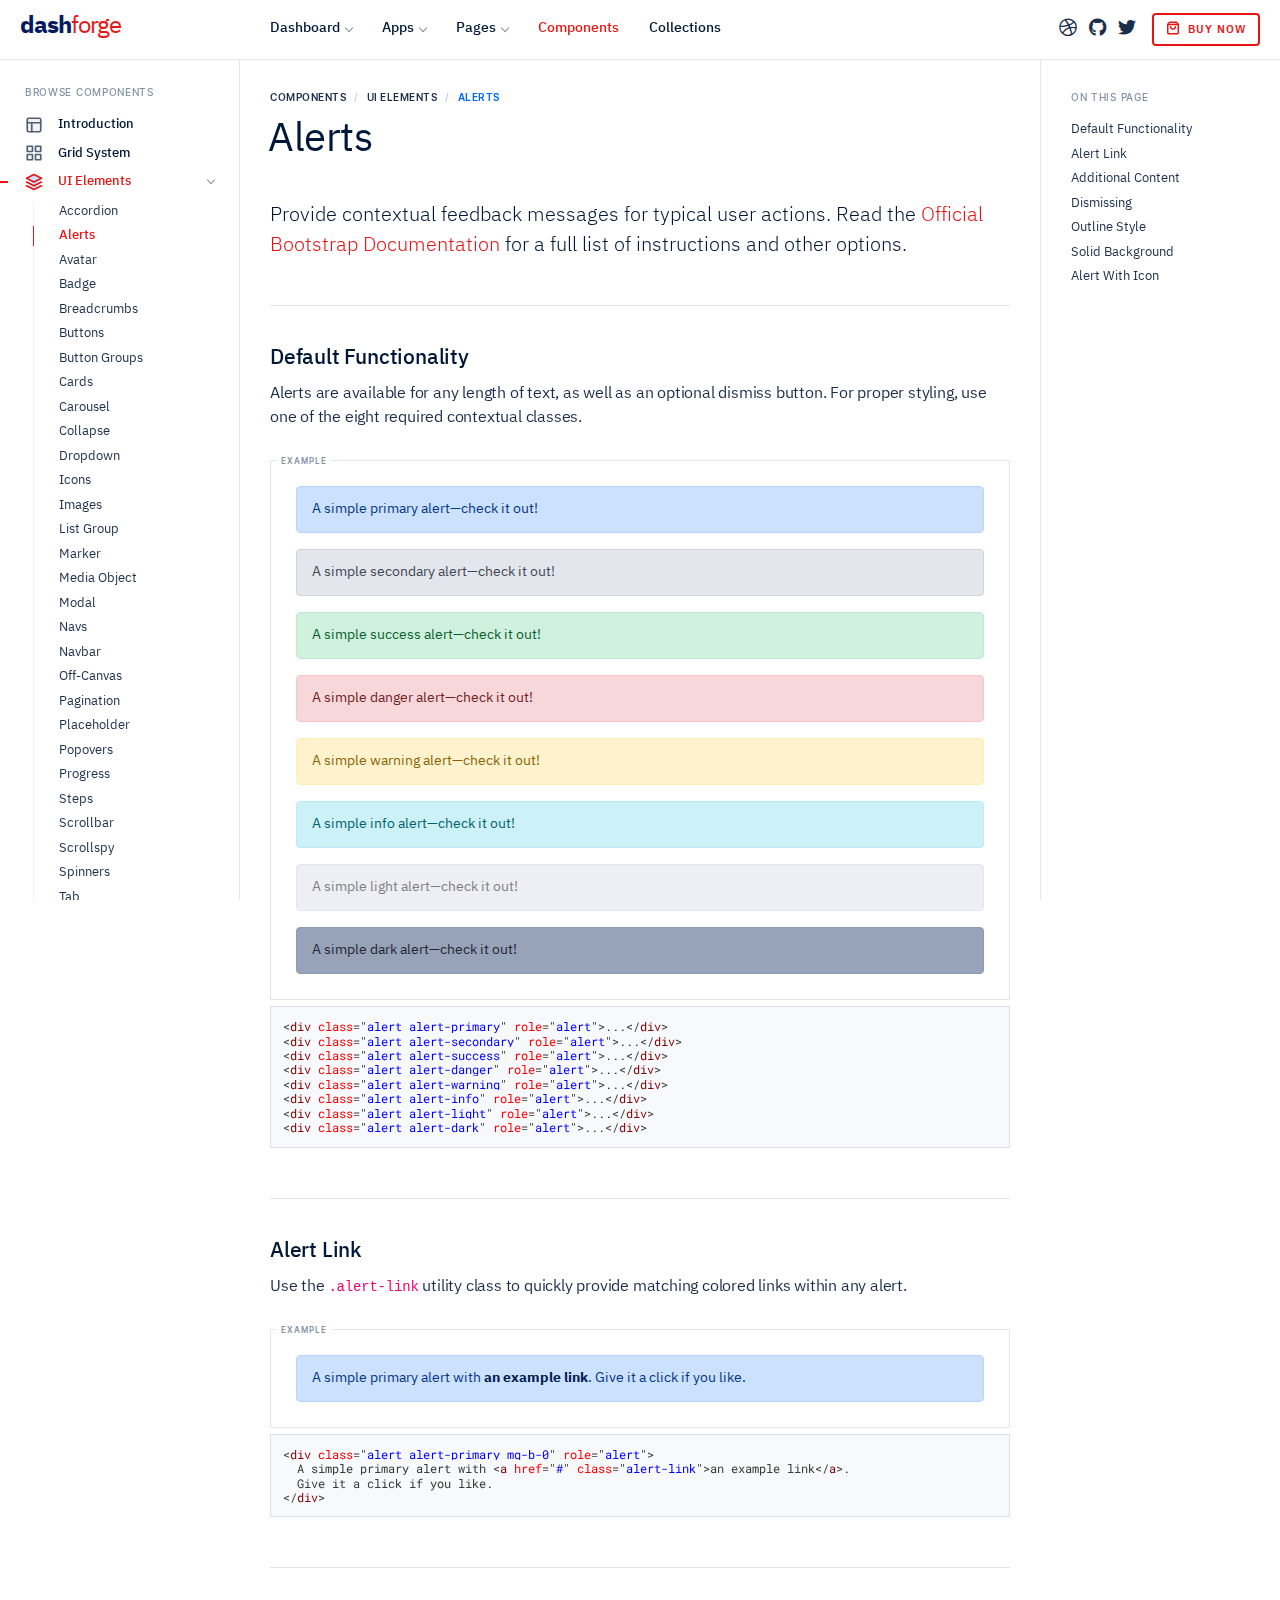
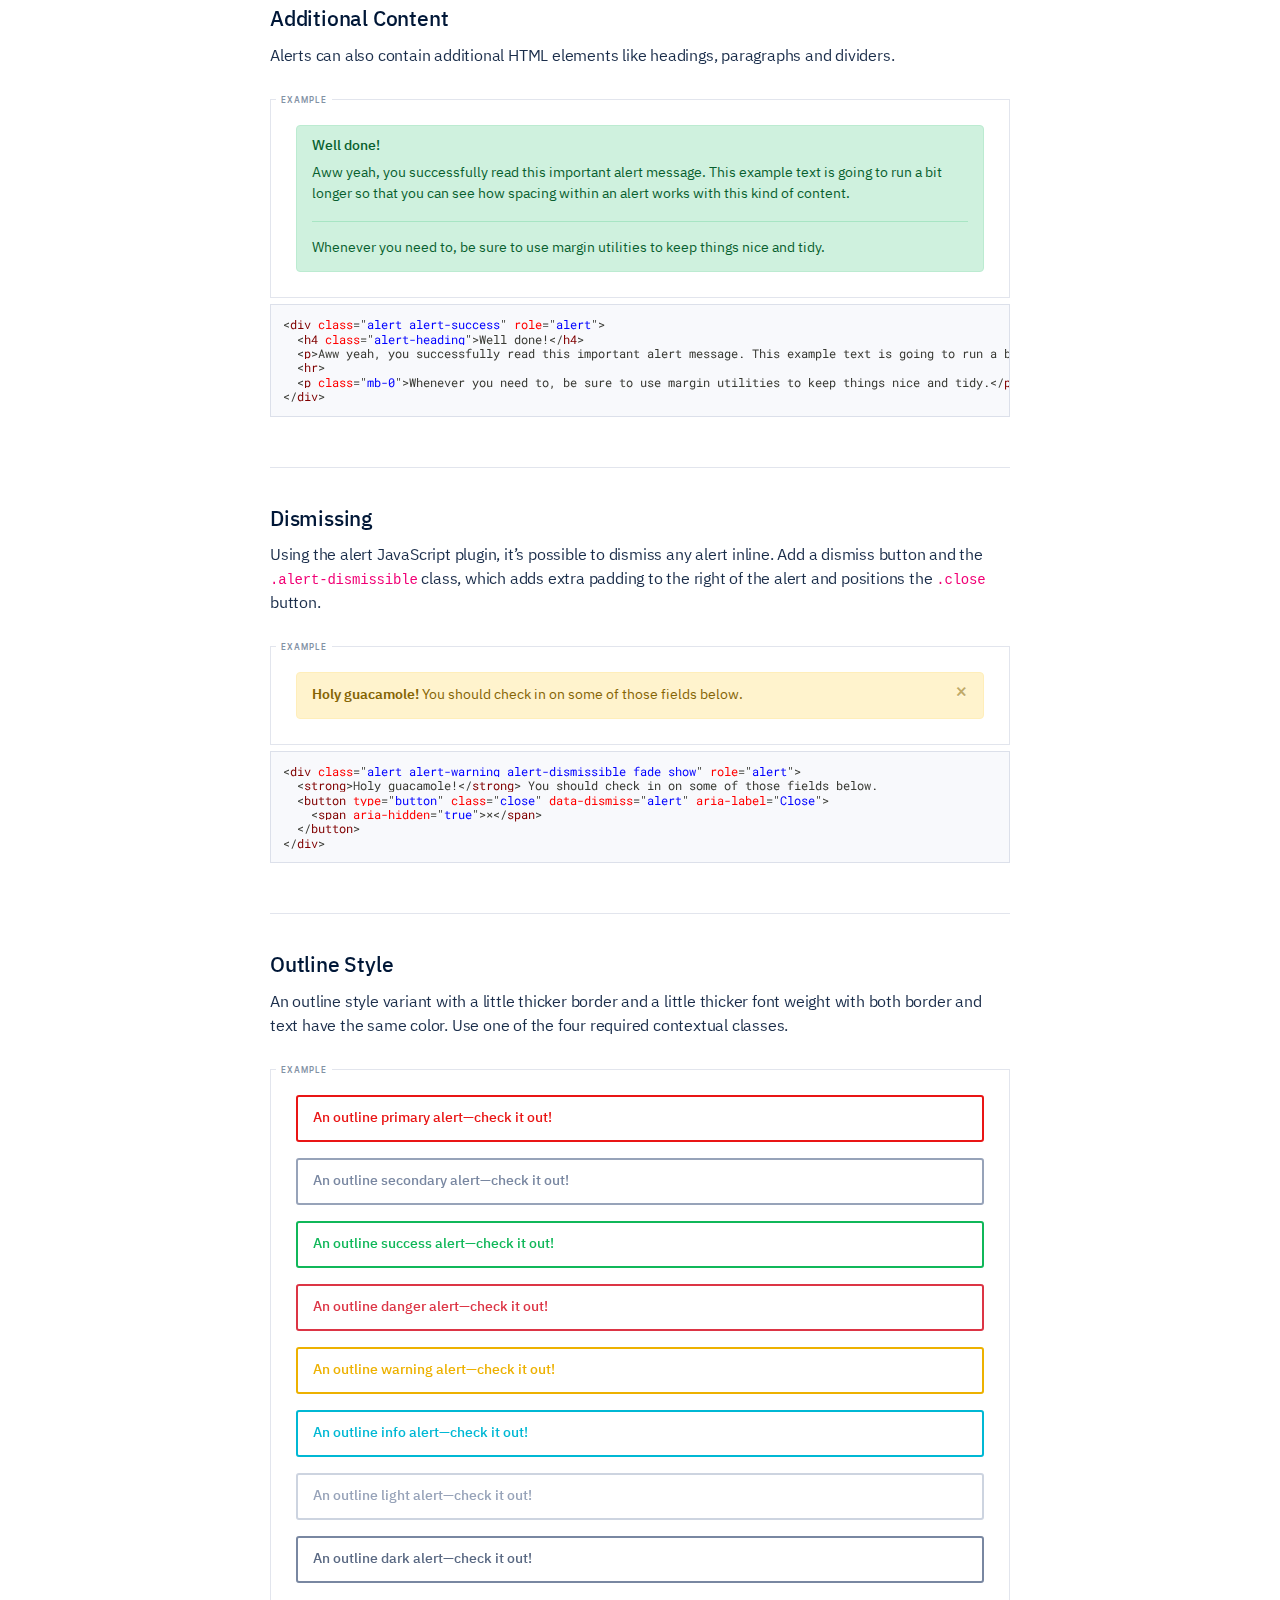
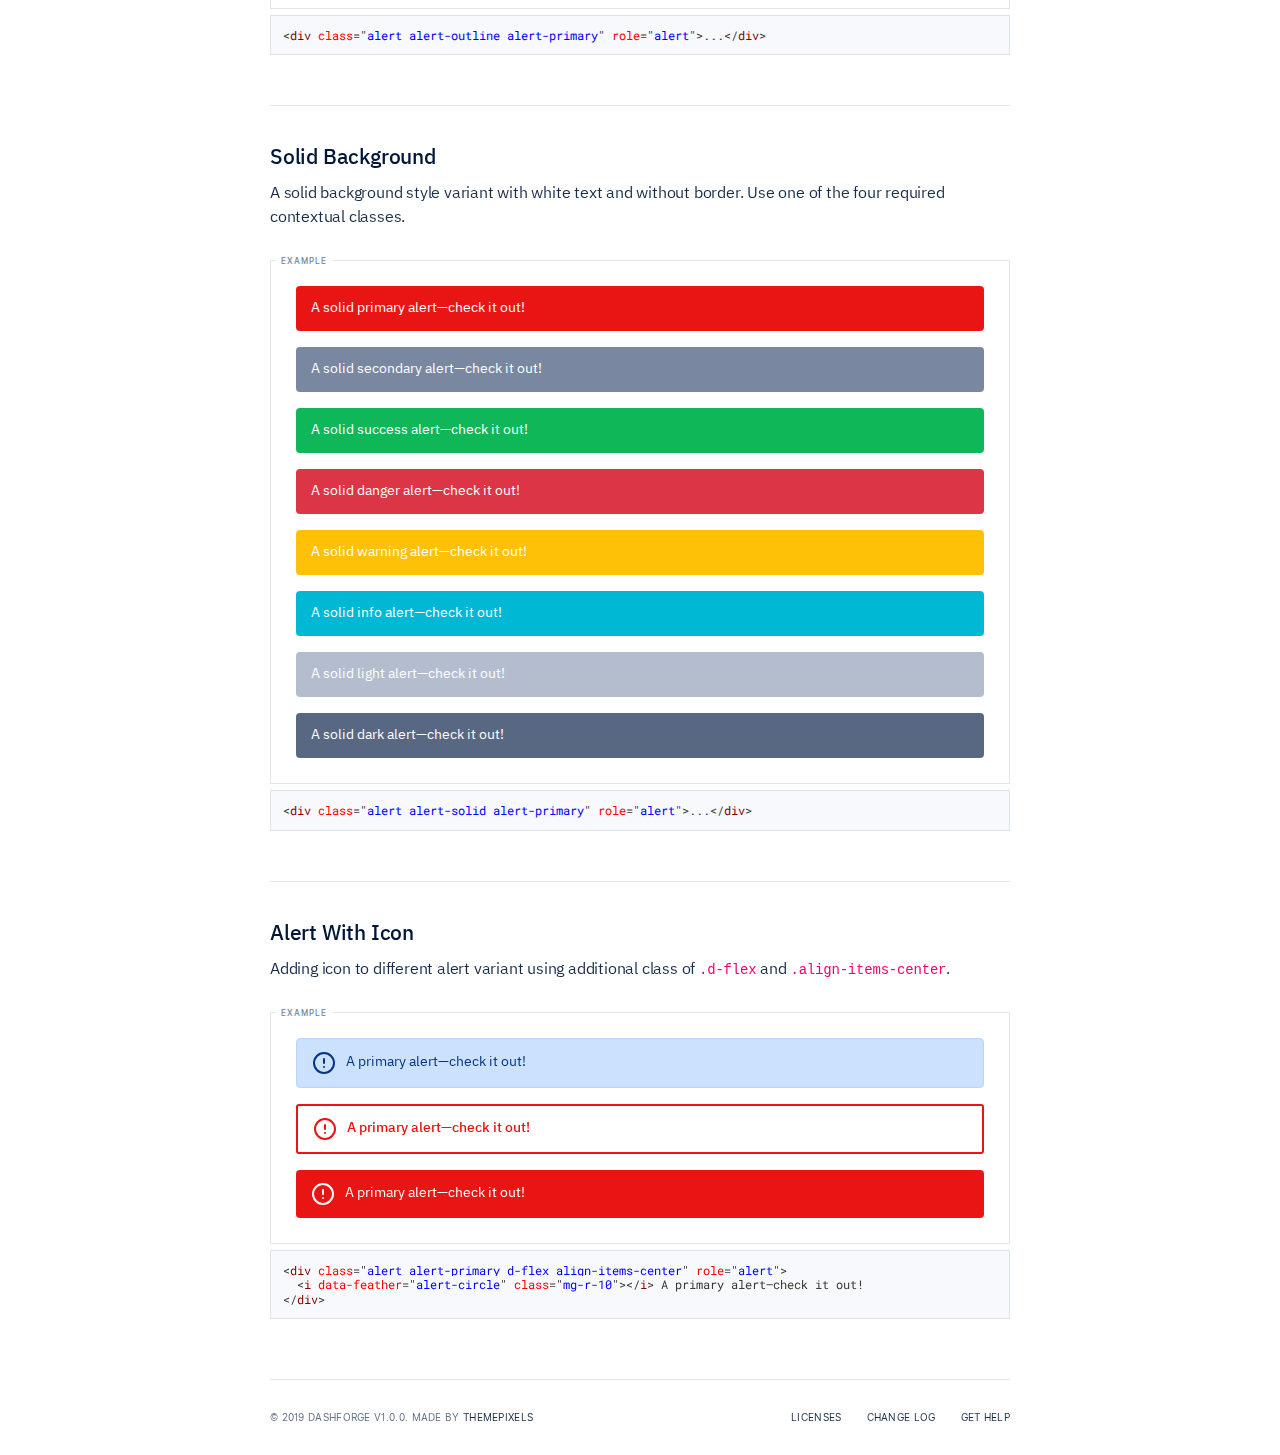
<file: components/el-alerts.html>
<!DOCTYPE html>
<html lang="en">
  <head>

    <!-- Required meta tags -->
    <meta charset="utf-8">
    <meta name="viewport" content="width=device-width, initial-scale=1, shrink-to-fit=no">

    <!-- Twitter -->
    <meta name="twitter:site" content="@themepixels">
    <meta name="twitter:creator" content="@themepixels">
    <meta name="twitter:card" content="summary_large_image">
    <meta name="twitter:title" content="DashForge">
    <meta name="twitter:description" content="Responsive Bootstrap 4 Dashboard Template">
    <meta name="twitter:image" content="http://themepixels.me/dashforge/img/dashforge-social.png">

    <!-- Facebook -->
    <meta property="og:url" content="http://themepixels.me/dashforge">
    <meta property="og:title" content="DashForge">
    <meta property="og:description" content="Responsive Bootstrap 4 Dashboard Template">

    <meta property="og:image" content="http://themepixels.me/dashforge/img/dashforge-social.png">
    <meta property="og:image:secure_url" content="http://themepixels.me/dashforge/img/dashforge-social.png">
    <meta property="og:image:type" content="image/png">
    <meta property="og:image:width" content="1200">
    <meta property="og:image:height" content="600">

    <!-- Meta -->
    <meta name="description" content="Responsive Bootstrap 4 Dashboard Template">
    <meta name="author" content="ThemePixels">

    <!-- Favicon -->
    <link rel="shortcut icon" type="image/x-icon" href="../assets/img/favicon.png">

    <title>DashForge Responsive Bootstrap 4 Dashboard Template</title>

    <!-- vendor css -->
    <link href="../lib/@fortawesome/fontawesome-free/css/all.min.css" rel="stylesheet">
    <link href="../lib/ionicons/css/ionicons.min.css" rel="stylesheet">
    <link href="../lib/typicons.font/typicons.css" rel="stylesheet">
    <link href="../lib/prismjs/themes/prism-vs.css" rel="stylesheet">

    <!-- DashForge CSS -->
    <link rel="stylesheet" href="../assets/css/dashforge.css">
		<link rel="stylesheet" href="../assets/css/dashforge.demo.css">

  </head>
  <body class="pos-relative" data-spy="scroll" data-target="#navSection" data-offset="120">

    <header class="navbar navbar-header navbar-header-fixed">
      <a href="" id="sidebarMenuOpen" class="burger-menu"><i data-feather="arrow-left"></i></a>
      <div class="navbar-brand">
        <a href="../index.html" class="df-logo">dash<span>forge</span></a>
      </div><!-- navbar-brand -->
      <div id="navbarMenu" class="navbar-menu-wrapper">
        <div class="navbar-menu-header">
          <a href="../index.html" class="df-logo">dash<span>forge</span></a>
          <a id="mainMenuClose" href=""><i data-feather="x"></i></a>
        </div><!-- navbar-menu-header -->
        <ul class="nav navbar-menu">
          <li class="nav-label pd-l-20 pd-lg-l-25 d-lg-none">Main Navigation</li>
          <li class="nav-item with-sub">
            <a href="" class="nav-link"><i data-feather="pie-chart"></i> Dashboard</a>
            <ul class="navbar-menu-sub">
              <li class="nav-sub-item"><a href="../template/classic/dashboard-one.html" class="nav-sub-link"><i data-feather="bar-chart-2"></i>Sales Monitoring</a></li>
              <li class="nav-sub-item"><a href="../template/classic/dashboard-two.html" class="nav-sub-link"><i data-feather="bar-chart-2"></i>Website Analytics</a></li>
              <li class="nav-sub-item"><a href="../template/classic/dashboard-three.html" class="nav-sub-link"><i data-feather="bar-chart-2"></i>Cryptocurrency</a></li>
              <li class="nav-sub-item"><a href="../template/classic/dashboard-four.html" class="nav-sub-link"><i data-feather="bar-chart-2"></i>Helpdesk Management</a></li>
            </ul>
          </li>
          <li class="nav-item with-sub">
            <a href="" class="nav-link"><i data-feather="package"></i> Apps</a>
            <ul class="navbar-menu-sub">
              <li class="nav-sub-item"><a href="../template/classic/app-calendar.html" class="nav-sub-link"><i data-feather="calendar"></i>Calendar</a></li>
              <li class="nav-sub-item"><a href="../template/classic/app-chat.html" class="nav-sub-link"><i data-feather="message-square"></i>Chat</a></li>
              <li class="nav-sub-item"><a href="../template/classic/app-contacts.html" class="nav-sub-link"><i data-feather="users"></i>Contacts</a></li>
              <li class="nav-sub-item"><a href="../template/classic/app-file-manager.html" class="nav-sub-link"><i data-feather="file-text"></i>File Manager</a></li>
              <li class="nav-sub-item"><a href="../template/classic/app-mail.html" class="nav-sub-link"><i data-feather="mail"></i>Mail</a></li>
            </ul>
          </li>
          <li class="nav-item with-sub">
            <a href="" class="nav-link"><i data-feather="layers"></i> Pages</a>
            <div class="navbar-menu-sub">
              <div class="d-lg-flex">
                <ul>
                  <li class="nav-label">Authentication</li>
                  <li class="nav-sub-item"><a href="../template/classic/page-signin.html" class="nav-sub-link"><i data-feather="log-in"></i> Sign In</a></li>
                  <li class="nav-sub-item"><a href="../template/classic/page-signup.html" class="nav-sub-link"><i data-feather="user-plus"></i> Sign Up</a></li>
                  <li class="nav-sub-item"><a href="../template/classic/page-verify.html" class="nav-sub-link"><i data-feather="user-check"></i> Verify Account</a></li>
                  <li class="nav-sub-item"><a href="../template/classic/page-forgot.html" class="nav-sub-link"><i data-feather="shield-off"></i> Forgot Password</a></li>
                  <li class="nav-label mg-t-20">User Pages</li>
                  <li class="nav-sub-item"><a href="../template/classic/page-profile-view.html" class="nav-sub-link"><i data-feather="user"></i> View Profile</a></li>
                  <li class="nav-sub-item"><a href="../template/classic/page-connections.html" class="nav-sub-link"><i data-feather="users"></i> Connections</a></li>
                  <li class="nav-sub-item"><a href="../template/classic/page-groups.html" class="nav-sub-link"><i data-feather="users"></i> Groups</a></li>
                  <li class="nav-sub-item"><a href="../template/classic/page-events.html" class="nav-sub-link"><i data-feather="calendar"></i> Events</a></li>
                </ul>
                <ul>
                  <li class="nav-label">Error Pages</li>
                  <li class="nav-sub-item"><a href="../template/classic/page-404.html" class="nav-sub-link"><i data-feather="file"></i> 404 Page Not Found</a></li>
                  <li class="nav-sub-item"><a href="../template/classic/page-500.html" class="nav-sub-link"><i data-feather="file"></i> 500 Internal Server</a></li>
                  <li class="nav-sub-item"><a href="../template/classic/page-503.html" class="nav-sub-link"><i data-feather="file"></i> 503 Service Unavailable</a></li>
                  <li class="nav-sub-item"><a href="../template/classic/page-505.html" class="nav-sub-link"><i data-feather="file"></i> 505 Forbidden</a></li>
                  <li class="nav-label mg-t-20">Other Pages</li>
                  <li class="nav-sub-item"><a href="../template/classic/page-timeline.html" class="nav-sub-link"><i data-feather="file-text"></i> Timeline</a></li>
                  <li class="nav-sub-item"><a href="../template/classic/page-pricing.html" class="nav-sub-link"><i data-feather="file-text"></i> Pricing</a></li>
                  <li class="nav-sub-item"><a href="../template/classic/page-help-center.html" class="nav-sub-link"><i data-feather="file-text"></i> Help Center</a></li>
                  <li class="nav-sub-item"><a href="../template/classic/page-invoice.html" class="nav-sub-link"><i data-feather="file-text"></i> Invoice</a></li>
                </ul>
              </div>
            </div><!-- nav-sub -->
          </li>
          <li class="nav-item active"><a href="index.html" class="nav-link"><i data-feather="box"></i> Components</a></li>
          <li class="nav-item"><a href="../collections/" class="nav-link"><i data-feather="archive"></i> Collections</a></li>
        </ul>
      </div><!-- navbar-menu-wrapper -->
      <div class="navbar-right">
        <a href="http://dribbble.com/themepixels" class="btn btn-social"><i class="fab fa-dribbble"></i></a>
        <a href="https://github.com/themepixels" class="btn btn-social"><i class="fab fa-github"></i></a>
        <a href="https://twitter.com/themepixels" class="btn btn-social"><i class="fab fa-twitter"></i></a>
        <a href="https://themeforest.net/item/azia-responsive-bootstrap-4-dashboard-template/22983790" class="btn btn-buy"><i data-feather="shopping-bag"></i> <span>Buy Now</span></a>
      </div><!-- navbar-right -->
    </header><!-- navbar -->

    <div id="sidebarMenu" class="sidebar sidebar-fixed sidebar-components">
      <div class="sidebar-header">
        <a href="" id="mainMenuOpen"><i data-feather="menu"></i></a>
        <h5>Components</h5>
        <a href="" id="sidebarMenuClose"><i data-feather="x"></i></a>
      </div><!-- sidebar-header -->
      <div class="sidebar-body">
        <ul class="sidebar-nav">
          <li class="nav-label mg-b-15">Browse Components</li>
          <li class="nav-item"><a href="index.html" class="nav-link"><i data-feather="layout"></i> Introduction</a></li>
          <li class="nav-item"><a href="grid.html" class="nav-link"><i data-feather="grid"></i> Grid System</a></li>
          <li class="nav-item show">
            <a href="" class="nav-link with-sub active"><i data-feather="layers"></i> UI Elements</a>
            <nav class="nav">
              <a href="el-accordion.html">Accordion</a>
              <a href="el-alerts.html" class="active">Alerts</a>
              <a href="el-avatar.html">Avatar</a>
              <a href="el-badge.html">Badge</a>
              <a href="el-breadcrumbs.html">Breadcrumbs</a>
              <a href="el-buttons.html">Buttons</a>
              <a href="el-button-groups.html">Button Groups</a>
              <a href="el-cards.html">Cards</a>
              <a href="el-carousel.html">Carousel</a>
              <a href="el-collapse.html">Collapse</a>
              <a href="el-dropdown.html">Dropdown</a>
              <a href="el-icons.html">Icons</a>
              <a href="el-images.html">Images</a>
              <a href="el-list-group.html">List Group</a>
              <a href="el-marker.html">Marker</a>
              <a href="el-media-object.html">Media Object</a>
              <a href="el-modal.html">Modal</a>
              <a href="el-navs.html">Navs</a>
              <a href="el-navbar.html">Navbar</a>
              <a href="el-off-canvas.html">Off-Canvas</a>
              <a href="el-pagination.html">Pagination</a>
              <a href="el-placeholder.html">Placeholder</a>
              <a href="el-popovers.html">Popovers</a>
							<a href="el-progress.html">Progress</a>
              <a href="el-steps.html">Steps</a>
              <a href="el-scrollbar.html">Scrollbar</a>
              <a href="el-scrollspy.html">Scrollspy</a>
              <a href="el-spinners.html">Spinners</a>
              <a href="el-tab.html">Tab</a>
              <a href="el-toast.html">Toast </a>
              <a href="el-tooltips.html">Tooltips</a>
              <a href="el-table-basic.html">Table Basic</a>
              <a href="el-table-advanced.html">Table Advanced</a>
            </nav>
          </li>
          <li class="nav-item show">
            <a href="" class="nav-link with-sub"><i data-feather="package"></i> Utilities</a>
            <nav class="nav">
              <a href="util-animation.html">Animation</a>
              <a href="util-background.html">Background</a>
              <a href="util-border.html">Border</a>
              <a href="util-display.html">Display</a>
              <a href="util-divider.html">Divider</a>
              <a href="util-flex.html">Flex</a>
              <a href="util-height.html">Height</a>
              <a href="util-margin.html">Margin</a>
              <a href="util-padding.html">Padding</a>
              <a href="util-position.html">Position</a>
              <a href="util-typography.html">Typography</a>
              <a href="util-width.html">Width</a>
              <a href="util-extras.html">Extras</a>
            </nav>
          </li>
          <li class="nav-item show">
            <a href="" class="nav-link with-sub"><i data-feather="inbox"></i> Forms</a>
            <nav class="nav">
              <a href="form-elements.html">Form Elements</a>
              <a href="form-input-group.html">Input Group</a>
              <a href="form-input-tags.html">Input Tags</a>
              <a href="form-input-masks.html">Input Masks</a>
              <a href="form-layouts.html">Form Layouts</a>
              <a href="form-validation.html">Form Validation</a>
              <a href="form-wizard.html">Form Wizard</a>
              <a href="form-text-editor.html">Text Editor</a>
              <a href="form-rangeslider.html">Range Slider</a>
              <a href="form-datepicker.html">Date Pickers</a>
              <a href="form-select2.html">Select2</a>
              <a href="form-search.html">Search</a>
            </nav>
          </li>
          <li class="nav-item show">
            <a href="" class="nav-link with-sub"><i data-feather="pie-chart"></i> Charts</a>
            <nav class="nav">
              <a href="chart-flot.html">Flot</a>
              <a href="chart-chartjs.html">ChartJS</a>
              <a href="chart-peity.html">Peity</a>
              <a href="chart-sparkline.html">Sparkline</a>
              <a href="chart-morris.html">Morris</a>
            </nav>
          </li>
          <li class="nav-item show">
            <a href="" class="nav-link with-sub"><i data-feather="map-pin"></i> Maps</a>
            <nav class="nav">
              <a href="map-google.html">Google Maps</a>
              <a href="map-leaflet.html">Leaflet Maps</a>
              <a href="map-vector.html">Vector Maps</a>
            </nav>
          </li>
        </ul>
      </div><!-- sidebar-body -->
    </div><!-- sidebar -->

    <div class="section-nav">
      <label class="nav-label">On This Page</label>
      <nav id="navSection" class="nav flex-column">
        <a href="#section1" class="nav-link">Default Functionality</a>
        <a href="#section2" class="nav-link">Alert Link</a>
        <a href="#section3" class="nav-link">Additional Content</a>
        <a href="#section4" class="nav-link">Dismissing</a>
        <a href="#section5" class="nav-link">Outline Style</a>
        <a href="#section6" class="nav-link">Solid Background</a>
        <a href="#section7" class="nav-link">Alert With Icon</a>
      </nav>
    </div><!-- df-section-nav -->

    <div class="content content-components">
      <div class="container">
        <ol class="breadcrumb df-breadcrumbs mg-b-10">
          <li class="breadcrumb-item"><a href="#">Components</a></li>
          <li class="breadcrumb-item"><a href="#">UI Elements</a></li>
          <li class="breadcrumb-item active" aria-current="page">Alerts</li>
        </ol>

        <h1 class="df-title">Alerts</h1>
        <p class="df-lead">Provide contextual feedback messages for typical user actions. Read the <a href="https://getbootstrap.com/docs/4.2/components/alerts/" target="_blank">Official Bootstrap Documentation</a> for a full list of instructions and other options.</p>

        <hr class="mg-y-40">

        <h4 id="section1" class="mg-b-10">Default Functionality</h4>
        <p class="mg-b-30">Alerts are available for any length of text, as well as an optional dismiss button. For proper styling, use one of the eight required contextual classes.</p>

        <div data-label="Example" class="df-example">
          <div class="alert alert-primary" role="alert">
            A simple primary alert—check it out!
          </div>
          <div class="alert alert-secondary" role="alert">
            A simple secondary alert—check it out!
          </div>
          <div class="alert alert-success" role="alert">
            A simple success alert—check it out!
          </div>
          <div class="alert alert-danger" role="alert">
            A simple danger alert—check it out!
          </div>
          <div class="alert alert-warning" role="alert">
            A simple warning alert—check it out!
          </div>
          <div class="alert alert-info" role="alert">
            A simple info alert—check it out!
          </div>
          <div class="alert alert-light" role="alert">
            A simple light alert—check it out!
          </div>
          <div class="alert alert-dark mg-b-0" role="alert">
            A simple dark alert—check it out!
          </div>
        </div><!-- df-example -->
        <pre><code class="language-html">&lt;div class="alert alert-primary" role="alert"&gt;...&lt;/div&gt;
&lt;div class="alert alert-secondary" role="alert"&gt;...&lt;/div&gt;
&lt;div class="alert alert-success" role="alert"&gt;...&lt;/div&gt;
&lt;div class="alert alert-danger" role="alert"&gt;...&lt;/div&gt;
&lt;div class="alert alert-warning" role="alert"&gt;...&lt;/div&gt;
&lt;div class="alert alert-info" role="alert"&gt;...&lt;/div&gt;
&lt;div class="alert alert-light" role="alert"&gt;...&lt;/div&gt;
&lt;div class="alert alert-dark" role="alert"&gt;...&lt;/div&gt;</code></pre>

        <hr class="mg-t-50 mg-b-40">

        <h4 id="section2" class="mg-b-10">Alert Link</h4>
        <p class="mg-b-30">Use the <code>.alert-link</code> utility class to quickly provide matching colored links within any alert.</p>

        <div data-label="Example" class="df-example">
          <div class="alert alert-primary mg-b-0" role="alert">
            A simple primary alert with <a href="#" class="alert-link">an example link</a>. Give it a click if you like.
          </div>
        </div><!-- df-example -->
        <pre><code class="language-html">&lt;div class="alert alert-primary mg-b-0" role="alert"&gt;
  A simple primary alert with &lt;a href="#" class="alert-link"&gt;an example link&lt;/a&gt;.
  Give it a click if you like.
&lt;/div&gt;</code></pre>

        <hr class="mg-t-50 mg-b-40">

        <h4 id="section3" class="mg-b-10">Additional Content</h4>
        <p class="mg-b-30">Alerts can also contain additional HTML elements like headings, paragraphs and dividers.</p>

        <div data-label="Example" class="df-example">
          <div class="alert alert-success mg-b-0" role="alert">
            <h6 class="alert-heading">Well done!</h6>
            <p>Aww yeah, you successfully read this important alert message. This example text is going to run a bit longer so that you can see how spacing within an alert works with this kind of content.</p>
            <hr>
            <p class="mb-0">Whenever you need to, be sure to use margin utilities to keep things nice and tidy.</p>
          </div><!-- alert -->
        </div><!-- df-example -->
        <pre><code class="language-html">&lt;div class="alert alert-success" role="alert"&gt;
  &lt;h4 class="alert-heading"&gt;Well done!&lt;/h4&gt;
  &lt;p&gt;Aww yeah, you successfully read this important alert message. This example text is going to run a bit longer so that you can see how spacing within an alert works with this kind of content.&lt;/p&gt;
  &lt;hr&gt;
  &lt;p class="mb-0"&gt;Whenever you need to, be sure to use margin utilities to keep things nice and tidy.&lt;/p&gt;
&lt;/div&gt;</code></pre>


        <hr class="mg-t-50 mg-b-40">

        <h4 id="section4" class="mg-b-10">Dismissing</h4>
        <p class="mg-b-30">Using the alert JavaScript plugin, it’s possible to dismiss any alert inline. Add a dismiss button and the <code>.alert-dismissible</code> class, which adds extra padding to the right of the alert and positions the <code>.close</code> button.</p>
        <div data-label="Example" class="df-example">
          <div class="alert alert-warning alert-dismissible mg-b-0 fade show" role="alert">
            <strong>Holy guacamole!</strong> You should check in on some of those fields below.
            <button type="button" class="close" data-dismiss="alert" aria-label="Close">
              <span aria-hidden="true">&times;</span>
            </button>
          </div>
        </div><!-- df-example -->
        <pre><code class="language-html">&lt;div class="alert alert-warning alert-dismissible fade show" role="alert"&gt;
  &lt;strong&gt;Holy guacamole!&lt;/strong&gt; You should check in on some of those fields below.
  &lt;button type="button" class="close" data-dismiss="alert" aria-label="Close"&gt;
    &lt;span aria-hidden="true"&gt;&times;&lt;/span&gt;
  &lt;/button&gt;
&lt;/div&gt;</code></pre>

        <hr class="mg-t-50 mg-b-40">

        <h4 id="section5" class="mg-b-10">Outline Style</h4>
        <p class="mg-b-30">An outline style variant with a little thicker border and a little thicker font weight with both border and text have the same color. Use one of the four required contextual classes.</p>

        <div data-label="Example" class="df-example">
          <div class="alert alert-outline alert-primary" role="alert">
            An outline primary alert—check it out!
          </div>
          <div class="alert alert-outline alert-secondary" role="alert">
            An outline secondary alert—check it out!
          </div>
          <div class="alert alert-outline alert-success" role="alert">
            An outline success alert—check it out!
          </div>
          <div class="alert alert-outline alert-danger" role="alert">
            An outline danger alert—check it out!
          </div>
          <div class="alert alert-outline alert-warning" role="alert">
            An outline warning alert—check it out!
          </div>
          <div class="alert alert-outline alert-info" role="alert">
            An outline info alert—check it out!
          </div>
          <div class="alert alert-outline alert-light" role="alert">
            An outline light alert—check it out!
          </div>
          <div class="alert alert-outline alert-dark mg-b-0" role="alert">
            An outline dark alert—check it out!
          </div>
        </div><!-- df-example -->
        <pre><code class="language-html">&lt;div class="alert alert-outline alert-primary" role="alert"&gt;...&lt;/div&gt;</code></pre>


        <hr class="mg-t-50 mg-b-40">

        <h4 id="section6" class="mg-b-10">Solid Background</h4>
        <p class="mg-b-30">A solid background style variant with white text and without border. Use one of the four required contextual classes.</p>

        <div data-label="Example" class="df-example">
          <div class="alert alert-solid alert-primary" role="alert">
            A solid primary alert—check it out!
          </div>
          <div class="alert alert-solid alert-secondary" role="alert">
            A solid secondary alert—check it out!
          </div>
          <div class="alert alert-solid alert-success" role="alert">
            A solid success alert—check it out!
          </div>
          <div class="alert alert-solid alert-danger" role="alert">
            A solid danger alert—check it out!
          </div>
          <div class="alert alert-solid alert-warning" role="alert">
            A solid warning alert—check it out!
          </div>
          <div class="alert alert-solid alert-info" role="alert">
            A solid info alert—check it out!
          </div>
          <div class="alert alert-solid alert-light" role="alert">
            A solid light alert—check it out!
          </div>
          <div class="alert alert-solid alert-dark mg-b-0" role="alert">
            A solid dark alert—check it out!
          </div>
        </div><!-- df-example -->
        <pre><code class="language-html">&lt;div class="alert alert-solid alert-primary" role="alert"&gt;...&lt;/div&gt;</code></pre>


        <hr class="mg-t-50 mg-b-40">

        <h4 id="section7" class="mg-b-10">Alert With Icon</h4>
        <p class="mg-b-30">Adding icon to different alert variant using additional class of <code>.d-flex</code> and  <code>.align-items-center</code>.</p>

        <div data-label="Example" class="df-example">
          <div class="alert alert-primary d-flex align-items-center" role="alert">
            <i data-feather="alert-circle" class="mg-r-10"></i> A primary alert—check it out!
          </div>
          <div class="alert alert-outline alert-primary d-flex align-items-center" role="alert">
            <i data-feather="alert-circle" class="mg-r-10"></i> A primary alert—check it out!
          </div>
          <div class="alert alert-solid alert-primary d-flex align-items-center mg-b-0" role="alert">
            <i data-feather="alert-circle" class="mg-r-10"></i> A primary alert—check it out!
          </div>
        </div><!-- df-example -->
        <pre><code class="language-html">&lt;div class="alert alert-primary d-flex align-items-center" role="alert"&gt;
  &lt;i data-feather="alert-circle" class="mg-r-10">&lt;/i&gt; A primary alert—check it out!
&lt;/div&gt;</code></pre>

        <footer class="content-footer">
          <div>
            <span>&copy; 2019 DashForge v1.0.0. </span>
            <span>Made by <a href="http://themepixels.me">ThemePixels</a></span>
          </div>
          <div>
            <nav class="nav">
              <a href="https://themeforest.net/licenses/standard" class="nav-link">Licenses</a>
              <a href="../change-log.html" class="nav-link">Change Log</a>
              <a href="https://discordapp.com/invite/RYqkVuw" class="nav-link">Get Help</a>
            </nav>
          </div>
        </footer><!-- content-footer -->

      </div><!-- container -->
    </div><!-- content -->

    <script src="../lib/jquery/jquery.min.js"></script>
    <script src="../lib/bootstrap/js/bootstrap.bundle.min.js"></script>
    <script src="../lib/feather-icons/feather.min.js"></script>
    <script src="../lib/perfect-scrollbar/perfect-scrollbar.min.js"></script>
    <script src="../lib/prismjs/prism.js"></script>

    <script src="../assets/js/dashforge.js"></script>
    <script>
      $(function(){
        'use strict'

      });
    </script>
  </body>
</html>
</file>
